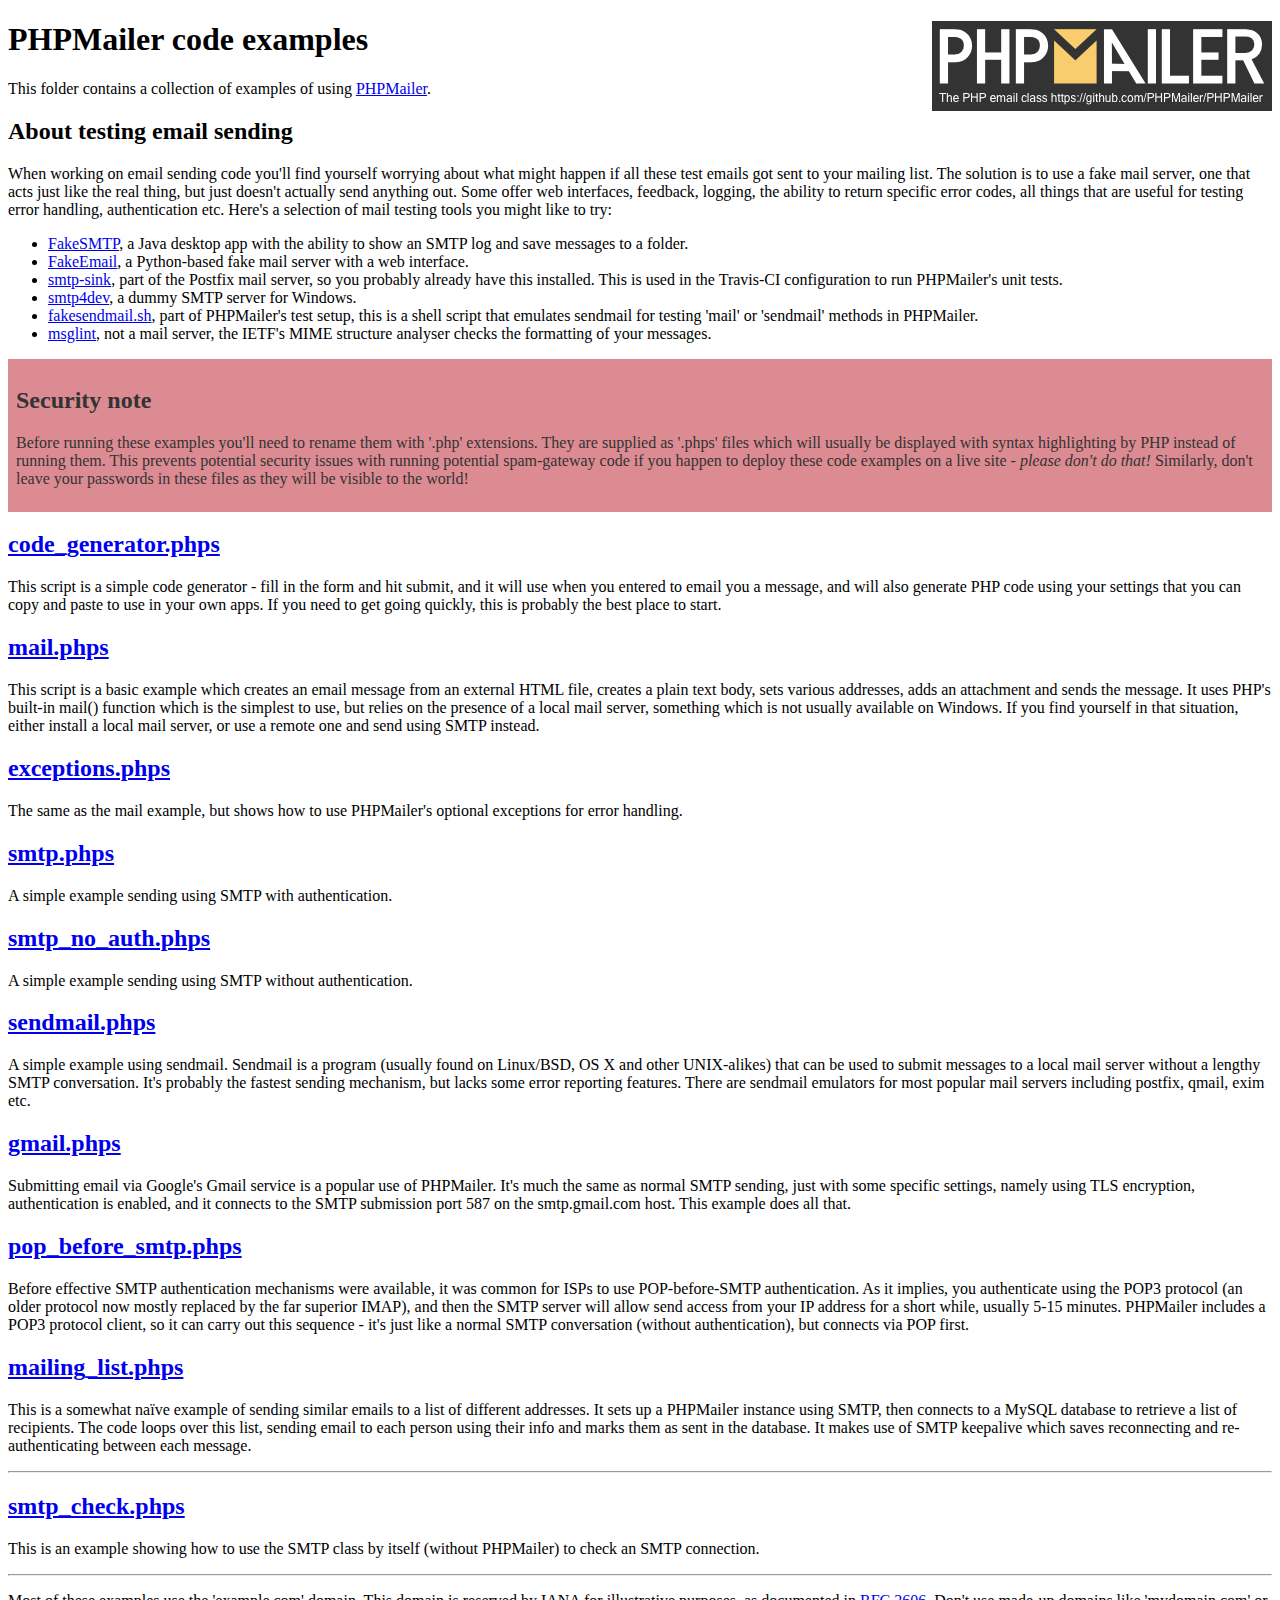
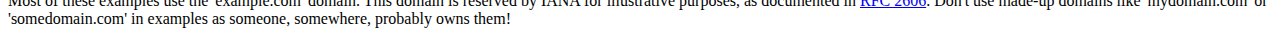
<file: public/vendor/phpmailer/phpmailer/examples/index.html>
<!DOCTYPE html>
<html>
<head>
	<meta charset="UTF-8">
	<title>PHPMailer Examples</title>
</head>
<body>
<h1>PHPMailer code examples<a href="https://github.com/PHPMailer/PHPMailer"><img src="images/phpmailer.png" style="float:right; border:0;" alt="PHPMailer logo"></a></h1>
<p>This folder contains a collection of examples of using <a href="https://github.com/PHPMailer/PHPMailer">PHPMailer</a>.</p>
<h2>About testing email sending</h2>
<p>When working on email sending code you'll find yourself worrying about what might happen if all these test emails got sent to your mailing list. The solution is to use a fake mail server, one that acts just like the real thing, but just doesn't actually send anything out. Some offer web interfaces, feedback, logging, the ability to return specific error codes, all things that are useful for testing error handling, authentication etc. Here's a selection of mail testing tools you might like to try:</p>
<ul>
  <li><a href="https://github.com/Nilhcem/FakeSMTP">FakeSMTP</a>, a Java desktop app with the ability to show an SMTP log and save messages to a folder. </li>
  <li><a href="https://github.com/isotoma/FakeEmail">FakeEmail</a>, a Python-based fake mail server with a web interface.</li>
  <li><a href="http://www.postfix.org/smtp-sink.1.html">smtp-sink</a>, part of the Postfix mail server, so you probably already have this installed. This is used in the Travis-CI configuration to run PHPMailer's unit tests.</li>
  <li><a href="http://smtp4dev.codeplex.com">smtp4dev</a>, a dummy SMTP server for Windows.</li>
  <li><a href="https://github.com/PHPMailer/PHPMailer/blob/master/test/fakesendmail.sh">fakesendmail.sh</a>, part of PHPMailer's test setup, this is a shell script that emulates sendmail for testing 'mail' or 'sendmail' methods in PHPMailer.</li>
  <li><a href="http://tools.ietf.org/tools/msglint/">msglint</a>, not a mail server, the IETF's MIME structure analyser checks the formatting of your messages.</li>
</ul>
<div style="padding: 8px; color: #333333; background-color: #dc8b92">
<h2>Security note</h2>
<p>Before running these examples you'll need to rename them with '.php' extensions. They are supplied as '.phps' files which will usually be displayed with syntax highlighting by PHP instead of running them. This prevents potential security issues with running potential spam-gateway code if you happen to deploy these code examples on a live site - <em>please don't do that!</em> Similarly, don't leave your passwords in these files as they will be visible to the world!</p>
</div>
<h2><a href="code_generator.phps">code_generator.phps</a></h2>
<p>This script is a simple code generator - fill in the form and hit submit, and it will use when you entered to email you a message, and will also generate PHP code using your settings that you can copy and paste to use in your own apps. If you need to get going quickly, this is probably the best place to start.</p>
<h2><a href="mail.phps">mail.phps</a></h2>
<p>This script is a basic example which creates an email message from an external HTML file, creates a plain text body, sets various addresses, adds an attachment and sends the message. It uses PHP's built-in mail() function which is the simplest to use, but relies on the presence of a local mail server, something which is not usually available on Windows. If you find yourself in that situation, either install a local mail server, or use a remote one and send using SMTP instead.</p>
<h2><a href="exceptions.phps">exceptions.phps</a></h2>
<p>The same as the mail example, but shows how to use PHPMailer's optional exceptions for error handling.</p>
<h2><a href="smtp.phps">smtp.phps</a></h2>
<p>A simple example sending using SMTP with authentication.</p>
<h2><a href="smtp_no_auth.phps">smtp_no_auth.phps</a></h2>
<p>A simple example sending using SMTP without authentication.</p>
<h2><a href="sendmail.phps">sendmail.phps</a></h2>
<p>A simple example using sendmail. Sendmail is a program (usually found on Linux/BSD, OS X and other UNIX-alikes) that can be used to submit messages to a local mail server without a lengthy SMTP conversation. It's probably the fastest sending mechanism, but lacks some error reporting features. There are sendmail emulators for most popular mail servers including postfix, qmail, exim etc.</p>
<h2><a href="gmail.phps">gmail.phps</a></h2>
<p>Submitting email via Google's Gmail service is a popular use of PHPMailer. It's much the same as normal SMTP sending, just with some specific settings, namely using TLS encryption, authentication is enabled, and it connects to the SMTP submission port 587 on the smtp.gmail.com host. This example does all that.</p>
<h2><a href="pop_before_smtp.phps">pop_before_smtp.phps</a></h2>
<p>Before effective SMTP authentication mechanisms were available, it was common for ISPs to use POP-before-SMTP authentication. As it implies, you authenticate using the POP3 protocol (an older protocol now mostly replaced by the far superior IMAP), and then the SMTP server will allow send access from your IP address for a short while, usually 5-15 minutes. PHPMailer includes a POP3 protocol client, so it can carry out this sequence - it's just like a normal SMTP conversation (without authentication), but connects via POP first.</p>
<h2><a href="mailing_list.phps">mailing_list.phps</a></h2>
<p>This is a somewhat naïve example of sending similar emails to a list of different addresses. It sets up a PHPMailer instance using SMTP, then connects to a MySQL database to retrieve a list of recipients. The code loops over this list, sending email to each person using their info and marks them as sent in the database. It makes use of SMTP keepalive which saves reconnecting and re-authenticating between each message.</p>
<hr>
<h2><a href="smtp_check.phps">smtp_check.phps</a></h2>
<p>This is an example showing how to use the SMTP class by itself (without PHPMailer) to check an SMTP connection.</p>
<hr>
<p>Most of these examples use the 'example.com' domain. This domain is reserved by IANA for illustrative purposes, as documented in <a href="http://tools.ietf.org/html/rfc2606">RFC 2606</a>. Don't use made-up domains like 'mydomain.com' or 'somedomain.com' in examples as someone, somewhere, probably owns them!</p>
</body>
</html>
</file>
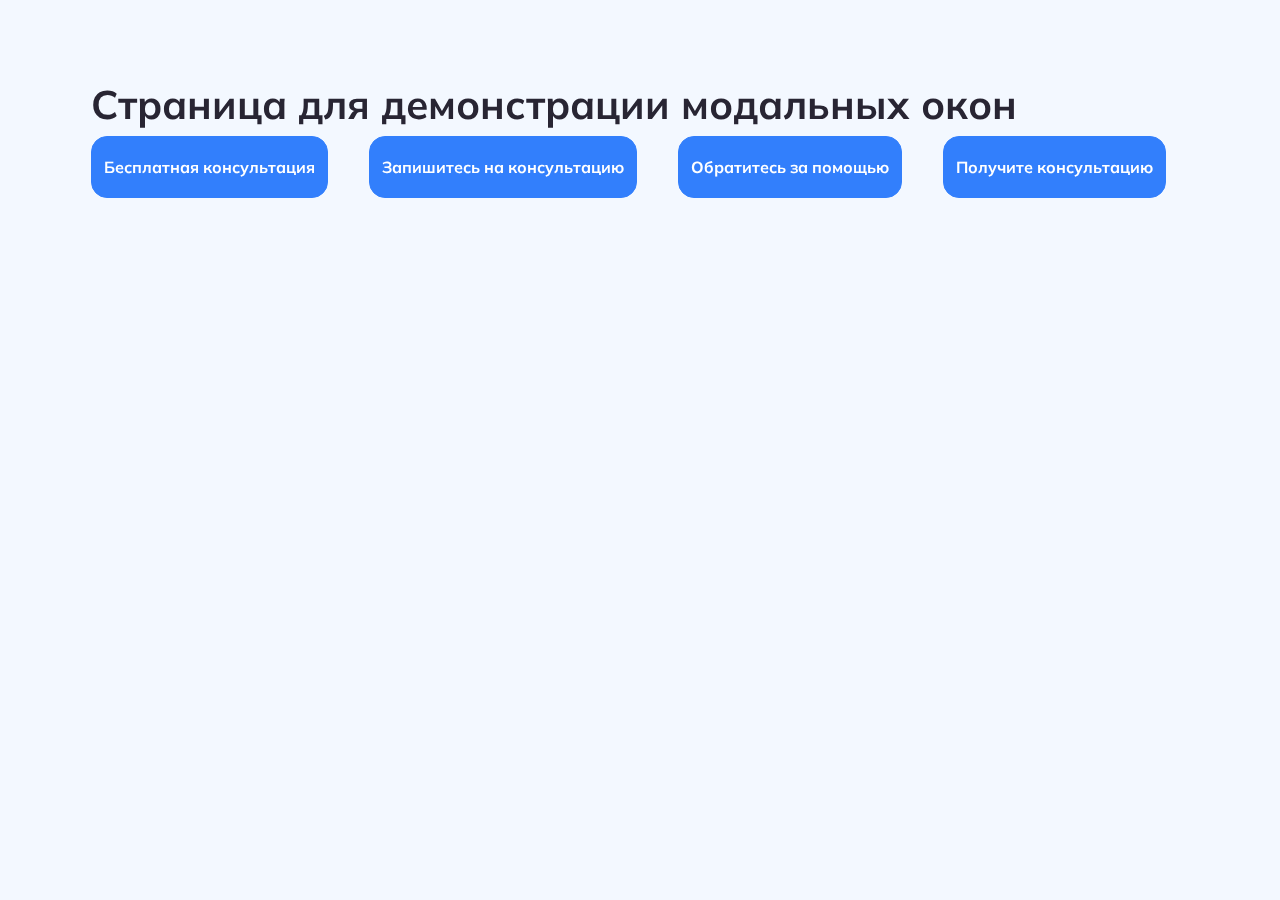
<file: public/00-modal.html>
<!DOCTYPE html>
<html lang="ru">
	<head>
		<meta charset="utf-8">
		<title>Модальные окна</title>
		<meta name="description" content="о чем страница">
		<meta http-equiv="X-UA-Compatible" content="IE=edge">
		<meta name="viewport" content="width=device-width,initial-scale=1.0,  shrink-to-fit=no">
		<link type="image/ico" href="img/favicon.ico" rel="shortcut icon"><meta name="format-detection" content="telephone=no"> 
		<link href="libs/swiper/swiper-bundle.min.css" rel="stylesheet"/>
		<link href="libs/@fancyapps/ui/fancybox.css" rel="stylesheet"/>
		<link rel="preconnect" href="https://fonts.googleapis.com"/>
		<link rel="preconnect" href="https://fonts.gstatic.com" crossorigin="crossorigin"/>
		<link href="https://fonts.googleapis.com/css2?family=Mulish:wght@400;700;800&amp;display=swap" rel="stylesheet"/>
		<link href="css/main.min.css" rel="stylesheet"/>
	</head>
	<body>
		<div class="main-wrapper">
			<main>
				<div class="section container">
					<h1>Страница для  демонстрации модальных окон</h1>
					<div class="row">
												<div class="col-auto mb-2"><a class="btn btn-primary" href="#" data-src="modal-free" data-fancybox="modal" data-title="Бесплатная консультация">Бесплатная консультация</a></div>
												<div class="col-auto mb-2"><a class="btn btn-primary" href="#" data-src="modal-free" data-fancybox="modal" data-title="Запишитесь на консультацию">Запишитесь на консультацию</a></div>
												<div class="col-auto mb-2"><a class="btn btn-primary" href="#" data-src="modal-free" data-fancybox="modal" data-title="Обратитесь за помощью">Обратитесь за помощью</a></div>
												<div class="col-auto mb-2"><a class="btn btn-primary" href="#" data-src="modal-free" data-fancybox="modal" data-title="Получите консультацию">Получите консультацию</a></div>
					</div>
				</div>
			</main>
		</div>
		<!--  start modals-->
		<div id="modal-free" style="display: none">
			<div class="modal-win">
				<div class="modal-item">
					<div class="form-wrap">
						<form>
							<div class="form-wrap__title">Бесплатная консультация
							</div>
							<div class="form-wrap__descr">Оставьте свой номер телефона и мы вам перезвоним в течение 15 минут
							</div>
							<div class="form-floating">
								<input class="form-control" type="tel" placeholder="+7 ___ ___ __ __" id="tel" required="required"/>
								<label for="tel">Ваш номер телефона*</label>
							</div>
							<button class="form-wrap__btn" type="submit">Отправить
							</button>
							<div class="form-wrap__small">Ввод номера телефона подтверждает ваше согласие c <a href="#">условиями передачи информации</a>
							</div>
						</form>
					</div><img class="bg-img" src="img/consult.png" alt="" loading="lazy"/>
				</div>
			</div>
		</div>
		<!-- #modal-call-->
		<!-- end modals-->
		<script src="libs/jquery/jquery.min.js"></script>
		<script src="libs/@fancyapps/ui/fancybox.umd.js"> </script>
		<script src="libs/swiper/swiper-bundle.min.js"> </script>
		<script src="libs/inputmask/inputmask.min.js"> </script>
		<script src="js/common.js"></script>
	</body>
</html>
</file>
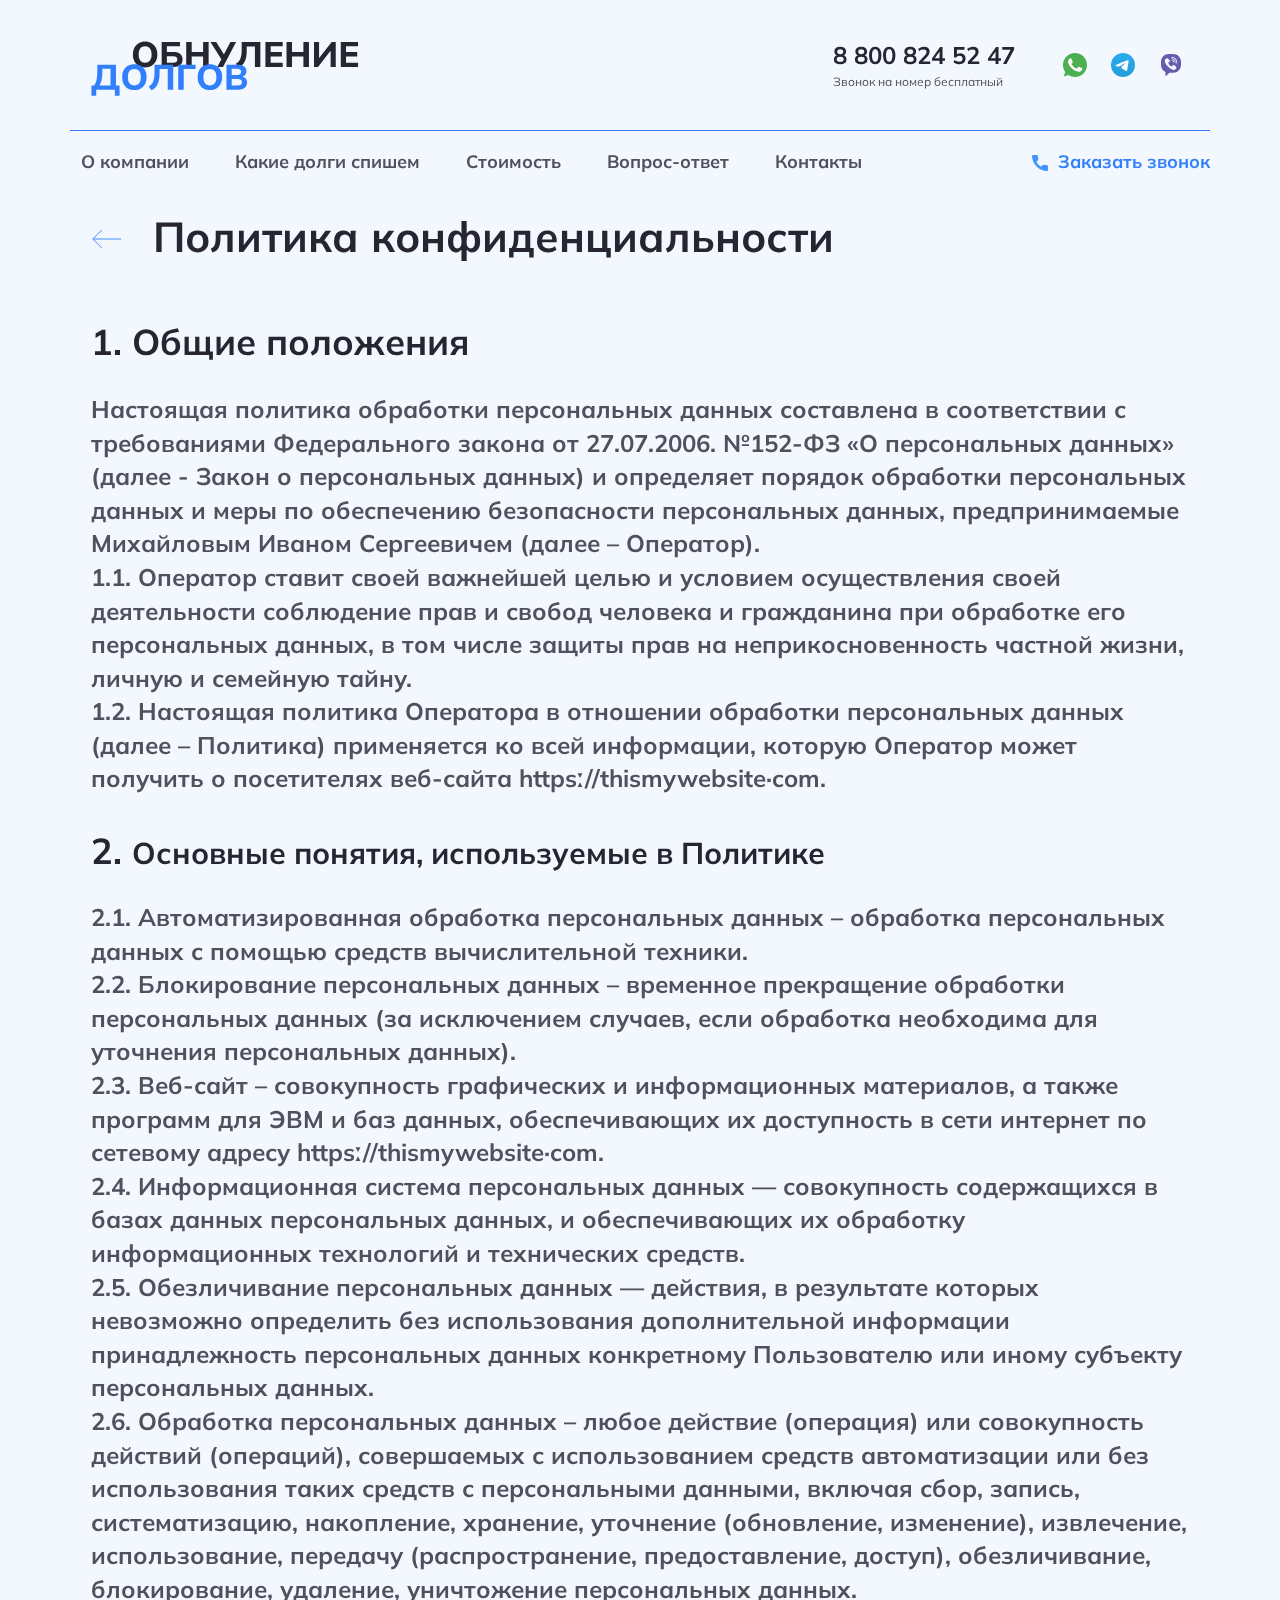
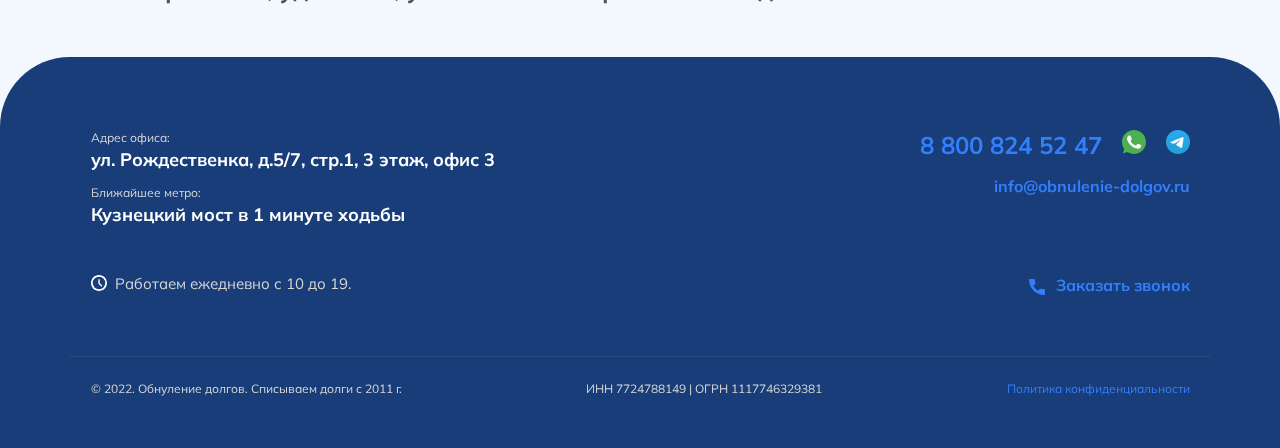
<file: public/policy.html>
<!DOCTYPE html>
<html lang="ru">
	<head>
		<meta charset="utf-8">
		<title>Обнуление долгов</title>
		<meta name="description" content="о чем страница">
		<meta http-equiv="X-UA-Compatible" content="IE=edge">
		<meta name="viewport" content="width=device-width,initial-scale=1.0,  shrink-to-fit=no">
		<link type="image/ico" href="img/favicon.ico" rel="shortcut icon"><meta name="format-detection" content="telephone=no"> 
		<link href="libs/swiper/swiper-bundle.min.css" rel="stylesheet"/>
		<link href="libs/@fancyapps/ui/fancybox.css" rel="stylesheet"/>
		<link rel="preconnect" href="https://fonts.googleapis.com"/>
		<link rel="preconnect" href="https://fonts.gstatic.com" crossorigin="crossorigin"/>
		<link href="https://fonts.googleapis.com/css2?family=Mulish:wght@400;700;800&amp;display=swap" rel="stylesheet"/>
		<link href="css/main.min.css" rel="stylesheet"/>
	</head>
	<body class="main-page">
		<div class="main-wrapper">
			<!-- start header-->
			<header class="header" id="header">
				<!-- start topLine-->
				<div class="topLine section" id="topLine">
					<div class="topLine__container container">
						<div class="topLine__row row">
							<div class="topLine__mobile-wrap col-lg">
								<div class="d-lg-none">
									<div class="toggle-menu-mobile toggle-menu-mobile--js d-lg-none"><span></span>
									</div>
								</div>
								<div class="topLine__logo-col">
									<a class="topLine__logo-wrap" href="#"><img src="img/svg/logo.svg" alt="" loading="lazy"/>
									</a>
								</div>
								<div class="topLine__callback-wrap d-lg-none">
									<a class="topLine__callback" href="#">
										<svg class="icon icon-phone ">
											<use xlink:href="img/svg/sprite.svg#phone"></use>
										</svg>
									</a>
								</div>
							</div>
							<div class="col-auto col-sm-6 col-lg-auto">
								<div class="topLine__tel">
									<a class="topLine__tel-link" href="tel:+78008245247">8 800 824 52 47
									</a>
									<div class="topLine__tel-caption">Звонок на номер бесплатный
									</div>
								</div>
							</div>
							<div class="col-auto col-sm-6 col-soc col-lg-auto">
								<div class="soc">
									<a class="soc__item" href="#" target="_blank"><img src="img/svg/whatsapp.svg" alt="" loading="lazy"/>
									</a>
									<a class="soc__item" href="#" target="_blank"><img src="img/svg/telegram.svg" alt="" loading="lazy"/>
									</a>
									<a class="soc__item" href="#" target="_blank"><img src="img/svg/viber.svg" alt="" loading="lazy"/>
									</a>
								</div>
							</div>
						</div>
					</div>
				</div>
				<!-- end topLine-->
				<!-- start top-nav-->
				<div class="top-nav block-with-lazy">
					<div class="top-nav__container container">
						<div class="top-nav__row row">
							<div class="col order-lg-0 order-last">
								<div class="menu-mobile menu-mobile--js">
									<div class="menu-mobile__inner">
										<div class="container">
											<nav>
												<ul class="menu" itemscope="itemscope" itemtype="http://schema.org/SiteNavigationElement">
													<li class="menu-item" itemprop="item"><a href="#sAdvantages" itemprop="url">О компании</a></li>
													<li class="menu-item" itemprop="item"><a href="#sDebts" itemprop="url">Какие долги спишем</a></li>
													<li class="menu-item" itemprop="item"><a href="#sPrice" itemprop="url">Стоимость</a></li>
													<li class="menu-item" itemprop="item"><a href="#sFaq" itemprop="url">Вопрос-ответ</a></li>
													<li class="menu-item" itemprop="item"><a href="#contacts" itemprop="url">Контакты</a></li>
												</ul>
											</nav>
											<div class="top-nav__bottom d-lg-none">
												<div class="row">
													<div class="col-auto">
														<div class="top-nav__tel">
															<a class="top-nav__tel-link" href="tel:+78008245247">8 800 824 52 47
															</a>
															<div class="top-nav__tel-caption">Звонок на номер бесплатный
															</div>
														</div>
													</div>
													<div class="col">
														<div class="soc">
															<a class="soc__item" href="#" target="_blank"><img src="img/svg/whatsapp.svg" alt="" loading="lazy"/>
															</a>
															<a class="soc__item" href="#" target="_blank"><img src="img/svg/telegram.svg" alt="" loading="lazy"/>
															</a>
															<a class="soc__item" href="#" target="_blank"><img src="img/svg/viber.svg" alt="" loading="lazy"/>
															</a>
														</div>
													</div>
												</div>
												<a class="top-nav__mail" href="#">Sample@sample.com
												</a>
												<div class="top-nav__btn">Бесплатная консультация
												</div>
											</div>
										</div>
									</div>
								</div>
							</div>
							<div class="col-auto d-none d-lg-block">
								<a class="top-nav__callback-btn" href="#">
									<svg class="icon icon-phone ">
										<use xlink:href="img/svg/sprite.svg#phone"></use>
									</svg>Заказать звонок
								</a>
							</div>
						</div>
					</div>
				</div>
				<!-- end top-nav-->
			</header>
			<!-- end header-->
			<main>
				<!-- start sPolicy-->
				<section class="sPolicy section" id="sPolicy">
					<div class="container">
						<div class="section-title">
							<a class="section-title__back-arrow" href="/">
								<svg class="icon icon-arrow-left ">
									<use xlink:href="img/svg/sprite.svg#arrow-left"></use>
								</svg>
							</a>
							<h2>Политика конфиденциальности</h2>
						</div>
						<ol>
							<li>
								<div class="sPolicy__title">Общие положения
								</div>
								<p>Настоящая политика обработки персональных данных составлена в соответствии с требованиями Федерального закона от 27.07.2006. №152-ФЗ «О персональных данных» (далее - Закон о персональных данных) и определяет порядок обработки персональных данных и меры по обеспечению безопасности персональных данных, предпринимаемые Михайловым Иваном Сергеевичем (далее – Оператор).</p>
								<ol>
									<li> Оператор ставит своей важнейшей целью и условием осуществления своей деятельности соблюдение прав и свобод человека и гражданина при обработке его персональных данных, в том числе защиты прав на неприкосновенность частной жизни, личную и семейную тайну.</li>
									<li>  Настоящая политика Оператора в отношении обработки персональных данных (далее – Политика) применяется ко всей информации, которую Оператор может получить о посетителях веб-сайта httpsː//thismywebsite·com.</li>
								</ol>
							</li>
							<li>
								<div class="sPolicy__title">Основные понятия, используемые в Политике
								</div>
								<ol>
									<li>Автоматизированная обработка персональных данных – обработка персональных данных с помощью средств вычислительной техники.</li>
									<li>Блокирование персональных данных – временное прекращение обработки персональных данных (за исключением случаев, если обработка необходима для уточнения персональных данных).</li>
									<li>Веб-сайт – совокупность графических и информационных материалов, а также программ для ЭВМ и баз данных, обеспечивающих их доступность в сети интернет по сетевому адресу httpsː//thismywebsite·com.</li>
									<li>Информационная система персональных данных — совокупность содержащихся в базах данных персональных данных, и обеспечивающих их обработку информационных технологий и технических средств.</li>
									<li>Обезличивание персональных данных — действия, в результате которых невозможно определить без использования дополнительной информации принадлежность персональных данных конкретному Пользователю или иному субъекту персональных данных.</li>
									<li>Обработка персональных данных – любое действие (операция) или совокупность действий (операций), совершаемых с использованием средств автоматизации или без использования таких средств с персональными данными, включая сбор, запись, систематизацию, накопление, хранение, уточнение (обновление, изменение), извлечение, использование, передачу (распространение, предоставление, доступ), обезличивание, блокирование, удаление, уничтожение персональных данных.</li>
								</ol>
							</li>
						</ol>
						<div class="sPolicy__row row">
						</div>
					</div>
				</section>
				<!-- end sPolicy-->
			</main>
			<footer class="footer section policy">
				<div class="container">
					<div class="footer__top-row row" id="contacts">
						<div class="footer__left-col col-md-6"> 
							<dl class="footer__address">
								<div class="footer__address-row">
									<dt class="footer__address-term">Адрес офиса:
									</dt>
									<dd class="footer__address-def">
										<address>ул. Рождественка, д.5/7, стр.1, 3 этаж, офис 3</address>
									</dd>
								</div>
								<div class="footer__address-row">
									<dt class="footer__address-term">Ближайшее метро: 
									</dt>
									<dd class="footer__address-def">Кузнецкий мост в 1 минуте ходьбы
									</dd>
								</div>
							</dl>
							<div class="footer__schedule"> 
								<svg class="icon icon-clock ">
									<use xlink:href="img/svg/sprite.svg#clock"></use>
								</svg>Работаем ежедневно с 10 до 19.
							</div>
						</div>
						<div class="footer__right-col col-md-6"> 
							<ul class="footer__phone-list">
								<li class="footer__tel"><a href="tel:+78008245247">8 800 824 52 47</a>
								</li>
								<li class="footer__wa"><a href="#"><img src="img/svg/whatsapp.svg" alt="" loading="lazy"/></a>
								</li>
								<li class="footer__telegram" href="#"><a href="#"><img src="img/svg/telegram.svg" alt="" loading="lazy"/></a>
								</li>
							</ul>
							<a class="footer__mail" href="mailto:info@obnulenie-dolgov.ru">info@obnulenie-dolgov.ru
							</a>
							<a class="footer__callback" href="#">
								<svg class="icon icon-phone ">
									<use xlink:href="img/svg/sprite.svg#phone"></use>
								</svg>Заказать звонок
							</a>
						</div>
					</div>
					<div class="footer__bottom-row row">
						<div class="col-auto">
							<div class="footer__copyright">© 2022. Обнуление долгов. Списываем долги с 2011 г.
							</div>
						</div>
						<div class="col-auto">
							<div class="footer__legal">ИНН 7724788149 | ОГРН 1117746329381
							</div>
						</div>
						<div class="col-auto">
							<a class="footer__policy" href="#">Политика конфиденциальности
							</a>
						</div>
					</div>
				</div>
			</footer>
		</div>
		<!--  start modals-->
		<div id="modal-free" style="display: none">
			<div class="modal-win">
				<div class="modal-item">
					<div class="form-wrap">
						<form>
							<div class="form-wrap__title">Бесплатная консультация
							</div>
							<div class="form-wrap__descr">Оставьте свой номер телефона и мы вам перезвоним в течение 15 минут
							</div>
							<div class="form-floating">
								<input class="form-control" type="tel" placeholder="+7 ___ ___ __ __" id="tel" required="required"/>
								<label for="tel">Ваш номер телефона*</label>
							</div>
							<button class="form-wrap__btn" type="submit">Отправить
							</button>
							<div class="form-wrap__small">Ввод номера телефона подтверждает ваше согласие c <a href="#">условиями передачи информации</a>
							</div>
						</form>
					</div><img class="bg-img" src="img/consult.png" alt="" loading="lazy"/>
				</div>
			</div>
		</div>
		<!-- #modal-call-->
		<!-- end modals-->
		<script src="libs/jquery/jquery.min.js"></script>
		<script src="libs/@fancyapps/ui/fancybox.umd.js"> </script>
		<script src="libs/swiper/swiper-bundle.min.js"> </script>
		<script src="libs/inputmask/inputmask.min.js"> </script>
		<script src="js/common.js"></script>
	</body>
</html>
</file>
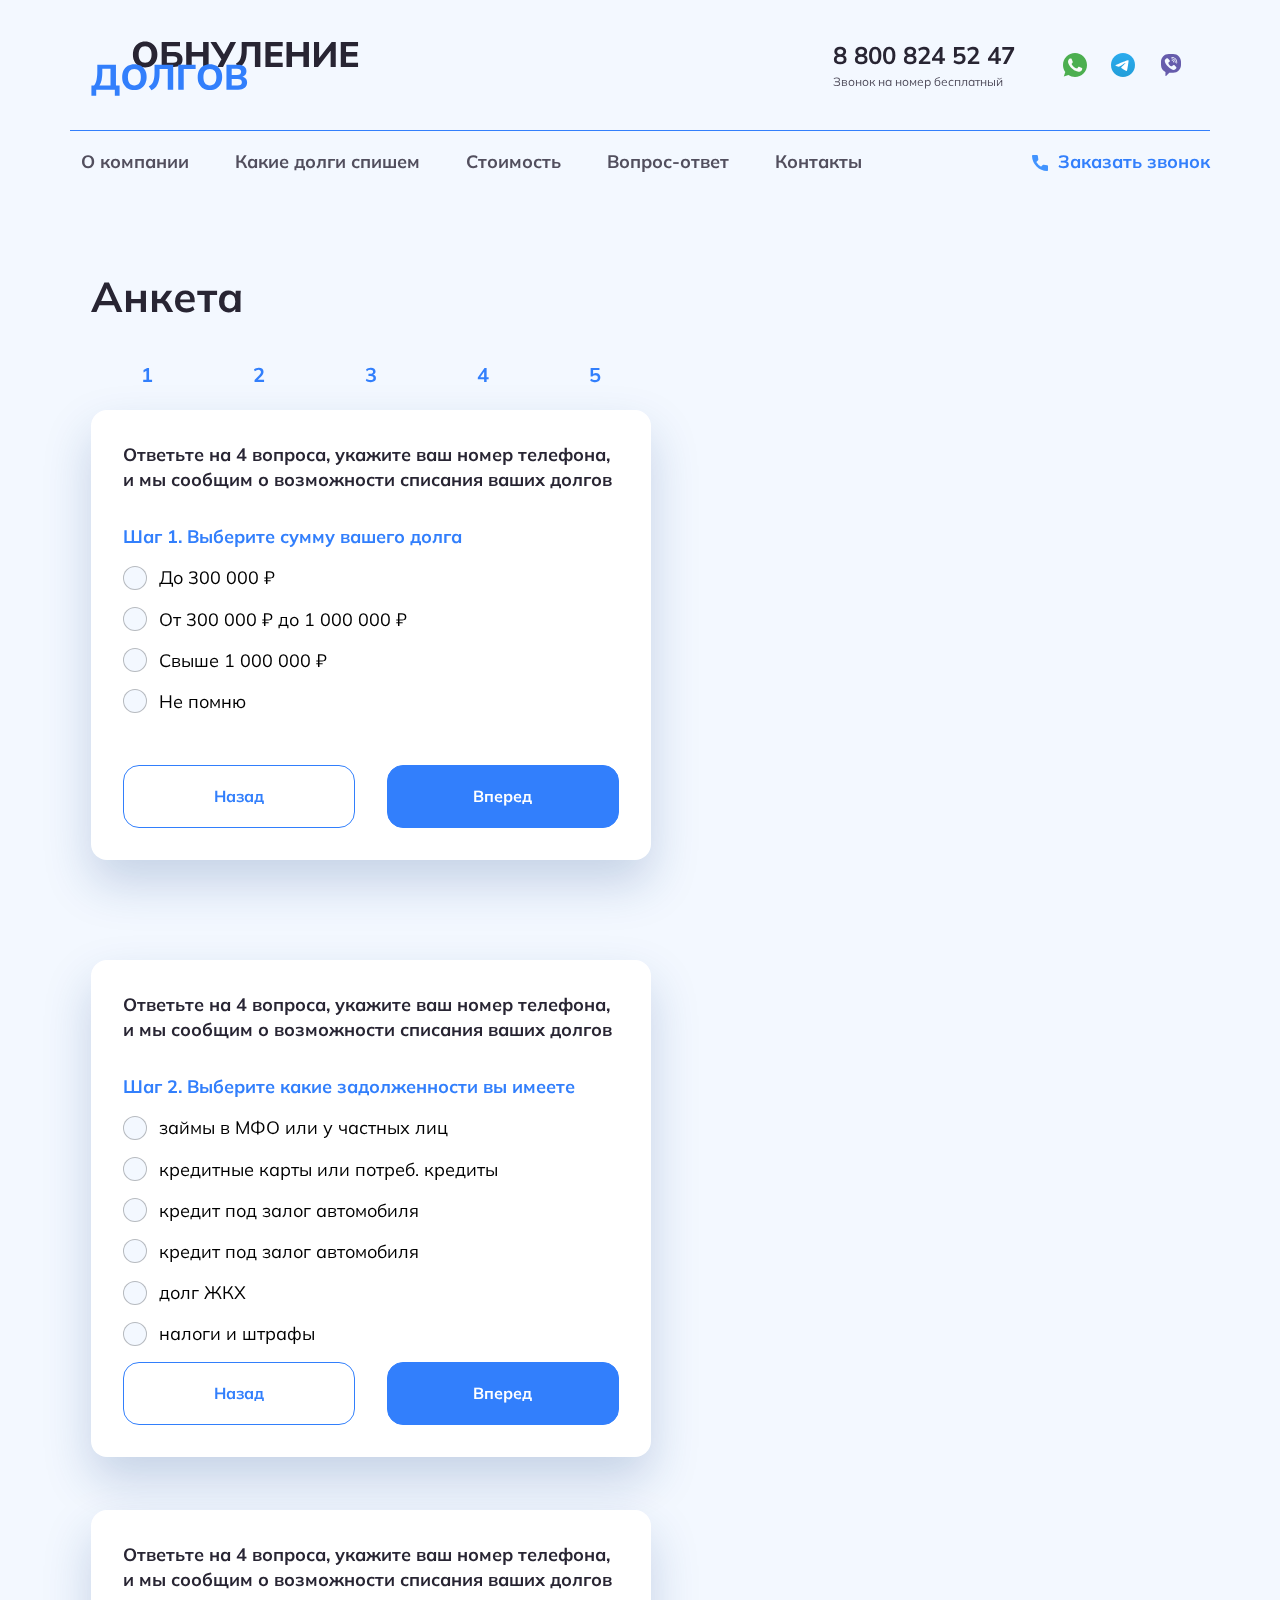
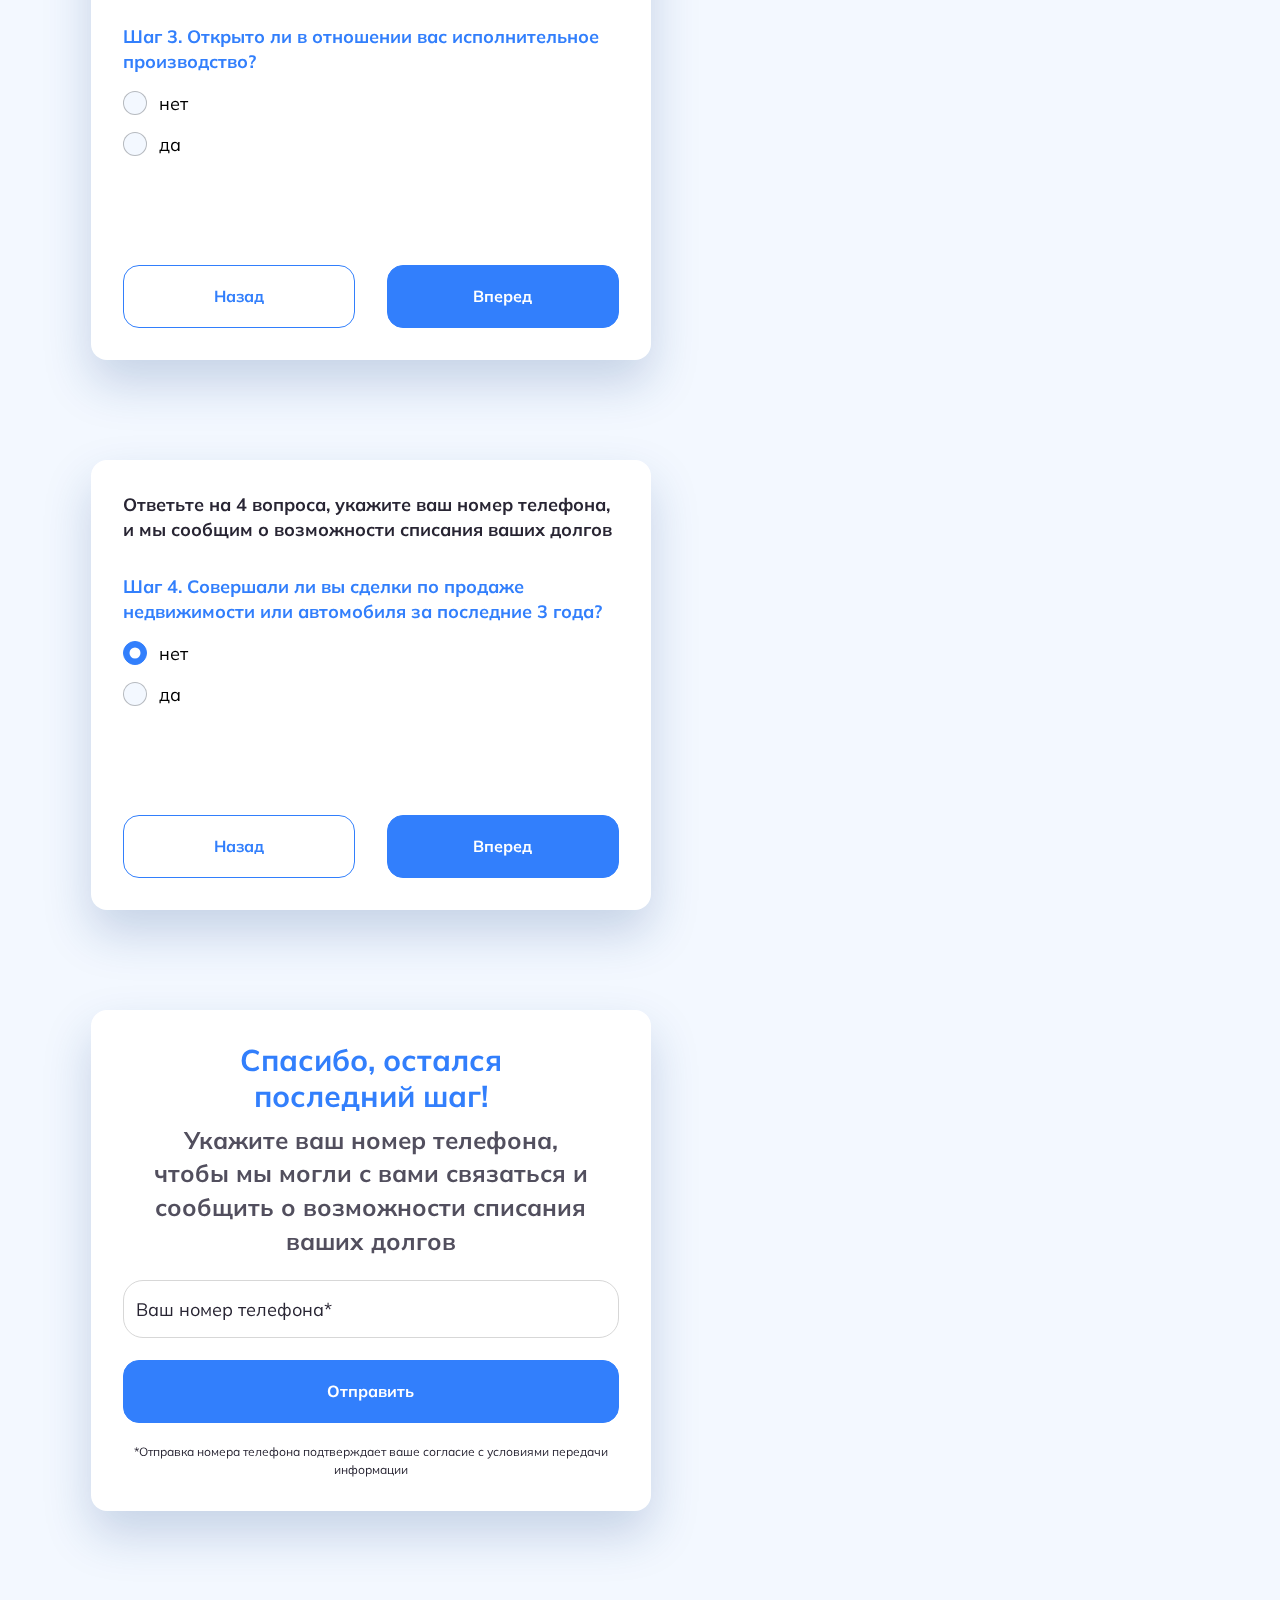
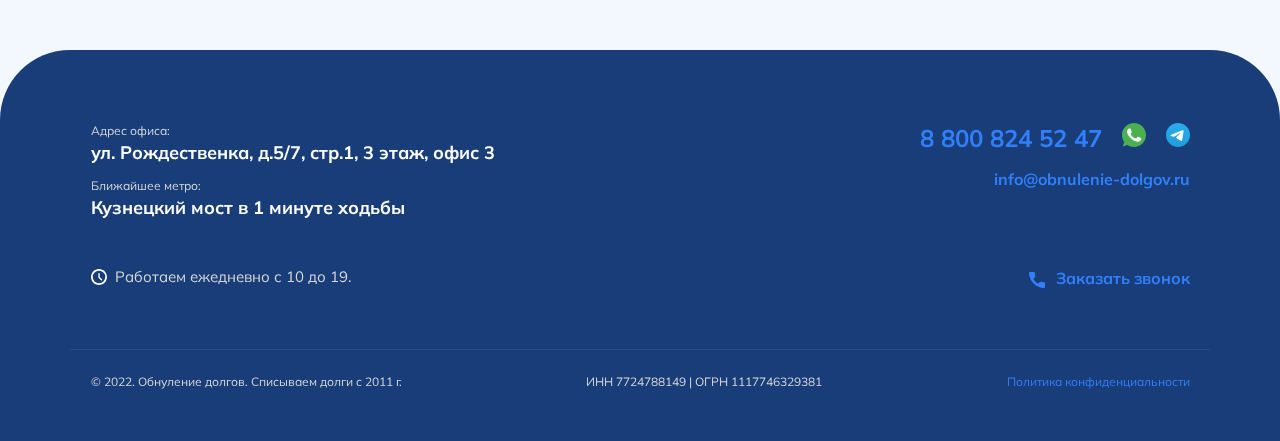
<file: public/quiz.html>
<!DOCTYPE html>
<html lang="ru">
	<head>
		<meta charset="utf-8">
		<title>Обнуление долгов</title>
		<meta name="description" content="о чем страница">
		<meta http-equiv="X-UA-Compatible" content="IE=edge">
		<meta name="viewport" content="width=device-width,initial-scale=1.0,  shrink-to-fit=no">
		<link type="image/ico" href="img/favicon.ico" rel="shortcut icon"><meta name="format-detection" content="telephone=no"> 
		<link href="libs/swiper/swiper-bundle.min.css" rel="stylesheet"/>
		<link href="libs/@fancyapps/ui/fancybox.css" rel="stylesheet"/>
		<link rel="preconnect" href="https://fonts.googleapis.com"/>
		<link rel="preconnect" href="https://fonts.gstatic.com" crossorigin="crossorigin"/>
		<link href="https://fonts.googleapis.com/css2?family=Mulish:wght@400;700;800&amp;display=swap" rel="stylesheet"/>
		<link href="css/main.min.css" rel="stylesheet"/>
	</head>
	<body class="main-page">
		<div class="main-wrapper">
			<!-- start header-->
			<header class="header" id="header">
				<!-- start topLine-->
				<div class="topLine section" id="topLine">
					<div class="topLine__container container">
						<div class="topLine__row row">
							<div class="topLine__mobile-wrap col-lg">
								<div class="d-lg-none">
									<div class="toggle-menu-mobile toggle-menu-mobile--js d-lg-none"><span></span>
									</div>
								</div>
								<div class="topLine__logo-col">
									<a class="topLine__logo-wrap" href="#"><img src="img/svg/logo.svg" alt="" loading="lazy"/>
									</a>
								</div>
								<div class="topLine__callback-wrap d-lg-none">
									<a class="topLine__callback" href="#">
										<svg class="icon icon-phone ">
											<use xlink:href="img/svg/sprite.svg#phone"></use>
										</svg>
									</a>
								</div>
							</div>
							<div class="col-auto col-sm-6 col-lg-auto">
								<div class="topLine__tel">
									<a class="topLine__tel-link" href="tel:+78008245247">8 800 824 52 47
									</a>
									<div class="topLine__tel-caption">Звонок на номер бесплатный
									</div>
								</div>
							</div>
							<div class="col-auto col-sm-6 col-soc col-lg-auto">
								<div class="soc">
									<a class="soc__item" href="#" target="_blank"><img src="img/svg/whatsapp.svg" alt="" loading="lazy"/>
									</a>
									<a class="soc__item" href="#" target="_blank"><img src="img/svg/telegram.svg" alt="" loading="lazy"/>
									</a>
									<a class="soc__item" href="#" target="_blank"><img src="img/svg/viber.svg" alt="" loading="lazy"/>
									</a>
								</div>
							</div>
						</div>
					</div>
				</div>
				<!-- end topLine-->
				<!-- start top-nav-->
				<div class="top-nav block-with-lazy">
					<div class="top-nav__container container">
						<div class="top-nav__row row">
							<div class="col order-lg-0 order-last">
								<div class="menu-mobile menu-mobile--js">
									<div class="menu-mobile__inner">
										<div class="container">
											<nav>
												<ul class="menu" itemscope="itemscope" itemtype="http://schema.org/SiteNavigationElement">
													<li class="menu-item" itemprop="item"><a href="#sAdvantages" itemprop="url">О компании</a></li>
													<li class="menu-item" itemprop="item"><a href="#sDebts" itemprop="url">Какие долги спишем</a></li>
													<li class="menu-item" itemprop="item"><a href="#sPrice" itemprop="url">Стоимость</a></li>
													<li class="menu-item" itemprop="item"><a href="#sFaq" itemprop="url">Вопрос-ответ</a></li>
													<li class="menu-item" itemprop="item"><a href="#contacts" itemprop="url">Контакты</a></li>
												</ul>
											</nav>
											<div class="top-nav__bottom d-lg-none">
												<div class="row">
													<div class="col-auto">
														<div class="top-nav__tel">
															<a class="top-nav__tel-link" href="tel:+78008245247">8 800 824 52 47
															</a>
															<div class="top-nav__tel-caption">Звонок на номер бесплатный
															</div>
														</div>
													</div>
													<div class="col">
														<div class="soc">
															<a class="soc__item" href="#" target="_blank"><img src="img/svg/whatsapp.svg" alt="" loading="lazy"/>
															</a>
															<a class="soc__item" href="#" target="_blank"><img src="img/svg/telegram.svg" alt="" loading="lazy"/>
															</a>
															<a class="soc__item" href="#" target="_blank"><img src="img/svg/viber.svg" alt="" loading="lazy"/>
															</a>
														</div>
													</div>
												</div>
												<a class="top-nav__mail" href="#">Sample@sample.com
												</a>
												<div class="top-nav__btn">Бесплатная консультация
												</div>
											</div>
										</div>
									</div>
								</div>
							</div>
							<div class="col-auto d-none d-lg-block">
								<a class="top-nav__callback-btn" href="#">
									<svg class="icon icon-phone ">
										<use xlink:href="img/svg/sprite.svg#phone"></use>
									</svg>Заказать звонок
								</a>
							</div>
						</div>
					</div>
				</div>
				<!-- end top-nav-->
			</header>
			<!-- end header-->
			<main>
				<!-- start sQuiz-->
				<section class="sQuiz section" id="sQuiz">
					<div class="container">
						<div class="section-title">
							<h2>Анкета</h2>
						</div>
						<div class="sQuiz__tabs">
							<div class="sQuiz__tabs-caption">
								<a class="sQuiz__tabs-btn" href="#1">
									<h5>1</h5>
								</a>
								<a class="sQuiz__tabs-btn" href="#2">
									<h5>2</h5>
								</a>
								<a class="sQuiz__tabs-btn" href="#3">
									<h5>3</h5>
								</a>
								<a class="sQuiz__tabs-btn" href="#4">
									<h5>4</h5>
								</a>
								<a class="sQuiz__tabs-btn" href="#5">
									<h5>5</h5>
								</a>
							</div>
							<div class="sQuiz__tabs-content" id="1">
								<div class="form">
									<div class="form__descr">Ответьте на 4 вопроса, укажите ваш номер телефона, и мы сообщим о возможности списания ваших долгов
									</div>
									<div class="form__question">Шаг 1. Выберите сумму вашего долга
									</div>
									<div class="form__answers">
										<label class="custom-input form-check"><input class="custom-input__input form-check-input" name="debt" type="radio" checked="checked"/><span class="custom-input__text form-check-label">До 300 000 ₽</span>
										</label>
										<label class="custom-input form-check"><input class="custom-input__input form-check-input" name="debt" type="radio"/><span class="custom-input__text form-check-label">От 300 000 ₽ до 1 000 000 ₽</span>
										</label>
										<label class="custom-input form-check"><input class="custom-input__input form-check-input" name="debt" type="radio"/><span class="custom-input__text form-check-label">Свыше 1 000 000 ₽</span>
										</label>
										<label class="custom-input form-check"><input class="custom-input__input form-check-input" name="debt" type="radio"/><span class="custom-input__text form-check-label">Не помню</span>
										</label>
									</div>
									<div class="form__buttons">
										<div class="form__btn form__btn--prev">Назад
										</div>
										<div class="form__btn form__btn--next">Вперед
										</div>
									</div>
								</div>
							</div>
							<div class="sQuiz__tabs-content" id="2">
								<div class="form">
									<div class="form__descr">Ответьте на 4 вопроса, укажите ваш номер телефона, и мы сообщим о возможности списания ваших долгов
									</div>
									<div class="form__question">Шаг 2. Выберите какие задолженности вы имеете
									</div>
									<div class="form__answers">
										<label class="custom-input form-check"><input class="custom-input__input form-check-input" name="debt" type="radio" checked="checked"/><span class="custom-input__text form-check-label">займы в МФО или у частных лиц</span>
										</label>
										<label class="custom-input form-check"><input class="custom-input__input form-check-input" name="debt" type="radio"/><span class="custom-input__text form-check-label">кредитные карты или потреб. кредиты</span>
										</label>
										<label class="custom-input form-check"><input class="custom-input__input form-check-input" name="debt" type="radio"/><span class="custom-input__text form-check-label">кредит под залог автомобиля</span>
										</label>
										<label class="custom-input form-check"><input class="custom-input__input form-check-input" name="debt" type="radio"/><span class="custom-input__text form-check-label">кредит под залог автомобиля</span>
										</label>
										<label class="custom-input form-check"><input class="custom-input__input form-check-input" name="debt" type="radio"/><span class="custom-input__text form-check-label">долг ЖКХ</span>
										</label>
										<label class="custom-input form-check"><input class="custom-input__input form-check-input" name="debt" type="radio"/><span class="custom-input__text form-check-label">налоги и штрафы</span>
										</label>
									</div>
									<div class="form__buttons">
										<div class="form__btn form__btn--prev">Назад
										</div>
										<div class="form__btn form__btn--next">Вперед
										</div>
									</div>
								</div>
							</div>
							<div class="sQuiz__tabs-content" id="3">
								<div class="form">
									<div class="form__descr">Ответьте на 4 вопроса, укажите ваш номер телефона, и мы сообщим о возможности списания ваших долгов
									</div>
									<div class="form__question">Шаг 3. Открыто ли в отношении вас исполнительное производство?
									</div>
									<div class="form__answers">
										<label class="custom-input form-check"><input class="custom-input__input form-check-input" name="debt" type="radio" checked="checked"/><span class="custom-input__text form-check-label">нет</span>
										</label>
										<label class="custom-input form-check"><input class="custom-input__input form-check-input" name="debt" type="radio"/><span class="custom-input__text form-check-label">да</span>
										</label>
									</div>
									<div class="form__buttons">
										<div class="form__btn form__btn--prev">Назад
										</div>
										<div class="form__btn form__btn--next">Вперед
										</div>
									</div>
								</div>
							</div>
							<div class="sQuiz__tabs-content" id="4">
								<div class="form">
									<div class="form__descr">Ответьте на 4 вопроса, укажите ваш номер телефона, и мы сообщим о возможности списания ваших долгов
									</div>
									<div class="form__question">Шаг 4. Совершали ли вы сделки по продаже недвижимости или автомобиля за последние 3 года?
									</div>
									<div class="form__answers">
										<label class="custom-input form-check"><input class="custom-input__input form-check-input" name="debt" type="radio" checked="checked"/><span class="custom-input__text form-check-label">нет</span>
										</label>
										<label class="custom-input form-check"><input class="custom-input__input form-check-input" name="debt" type="radio"/><span class="custom-input__text form-check-label">да</span>
										</label>
									</div>
									<div class="form__buttons">
										<div class="form__btn form__btn--prev">Назад
										</div>
										<div class="form__btn form__btn--next">Вперед
										</div>
									</div>
								</div>
							</div>
							<div class="sQuiz__tabs-content" id="5">
								<div class="form form--last">
									<div class="form__last-title">Спасибо, остался последний шаг!
									</div>
									<div class="form__last-descr">Укажите ваш номер телефона, чтобы мы могли с вами связаться и сообщить о возможности списания ваших долгов
									</div>
									<div class="form-floating">
										<input class="form-control" type="tel" placeholder="+7 ___ ___ __ __" id="tel" required="required"/>
										<label for="tel">Ваш номер телефона*</label>
									</div>
									<button class="form__btn" type="submit">Отправить
									</button>
									<div class="form__small">*Отправка номера телефона подтверждает ваше согласие c условиями передачи информации
									</div>
								</div>
							</div>
						</div>
					</div>
				</section>
				<!-- end sQuiz-->
			</main>
			<footer class="footer section policy">
				<div class="container">
					<div class="footer__top-row row" id="contacts">
						<div class="footer__left-col col-md-6"> 
							<dl class="footer__address">
								<div class="footer__address-row">
									<dt class="footer__address-term">Адрес офиса:
									</dt>
									<dd class="footer__address-def">
										<address>ул. Рождественка, д.5/7, стр.1, 3 этаж, офис 3</address>
									</dd>
								</div>
								<div class="footer__address-row">
									<dt class="footer__address-term">Ближайшее метро: 
									</dt>
									<dd class="footer__address-def">Кузнецкий мост в 1 минуте ходьбы
									</dd>
								</div>
							</dl>
							<div class="footer__schedule"> 
								<svg class="icon icon-clock ">
									<use xlink:href="img/svg/sprite.svg#clock"></use>
								</svg>Работаем ежедневно с 10 до 19.
							</div>
						</div>
						<div class="footer__right-col col-md-6"> 
							<ul class="footer__phone-list">
								<li class="footer__tel"><a href="tel:+78008245247">8 800 824 52 47</a>
								</li>
								<li class="footer__wa"><a href="#"><img src="img/svg/whatsapp.svg" alt="" loading="lazy"/></a>
								</li>
								<li class="footer__telegram" href="#"><a href="#"><img src="img/svg/telegram.svg" alt="" loading="lazy"/></a>
								</li>
							</ul>
							<a class="footer__mail" href="mailto:info@obnulenie-dolgov.ru">info@obnulenie-dolgov.ru
							</a>
							<a class="footer__callback" href="#">
								<svg class="icon icon-phone ">
									<use xlink:href="img/svg/sprite.svg#phone"></use>
								</svg>Заказать звонок
							</a>
						</div>
					</div>
					<div class="footer__bottom-row row">
						<div class="col-auto">
							<div class="footer__copyright">© 2022. Обнуление долгов. Списываем долги с 2011 г.
							</div>
						</div>
						<div class="col-auto">
							<div class="footer__legal">ИНН 7724788149 | ОГРН 1117746329381
							</div>
						</div>
						<div class="col-auto">
							<a class="footer__policy" href="#">Политика конфиденциальности
							</a>
						</div>
					</div>
				</div>
			</footer>
		</div>
		<!--  start modals-->
		<div id="modal-free" style="display: none">
			<div class="modal-win">
				<div class="modal-item">
					<div class="form-wrap">
						<form>
							<div class="form-wrap__title">Бесплатная консультация
							</div>
							<div class="form-wrap__descr">Оставьте свой номер телефона и мы вам перезвоним в течение 15 минут
							</div>
							<div class="form-floating">
								<input class="form-control" type="tel" placeholder="+7 ___ ___ __ __" id="tel" required="required"/>
								<label for="tel">Ваш номер телефона*</label>
							</div>
							<button class="form-wrap__btn" type="submit">Отправить
							</button>
							<div class="form-wrap__small">Ввод номера телефона подтверждает ваше согласие c <a href="#">условиями передачи информации</a>
							</div>
						</form>
					</div><img class="bg-img" src="img/consult.png" alt="" loading="lazy"/>
				</div>
			</div>
		</div>
		<!-- #modal-call-->
		<!-- end modals-->
		<script src="libs/jquery/jquery.min.js"></script>
		<script src="libs/@fancyapps/ui/fancybox.umd.js"> </script>
		<script src="libs/swiper/swiper-bundle.min.js"> </script>
		<script src="libs/inputmask/inputmask.min.js"> </script>
		<script src="js/common.js"></script>
	</body>
</html>
</file>
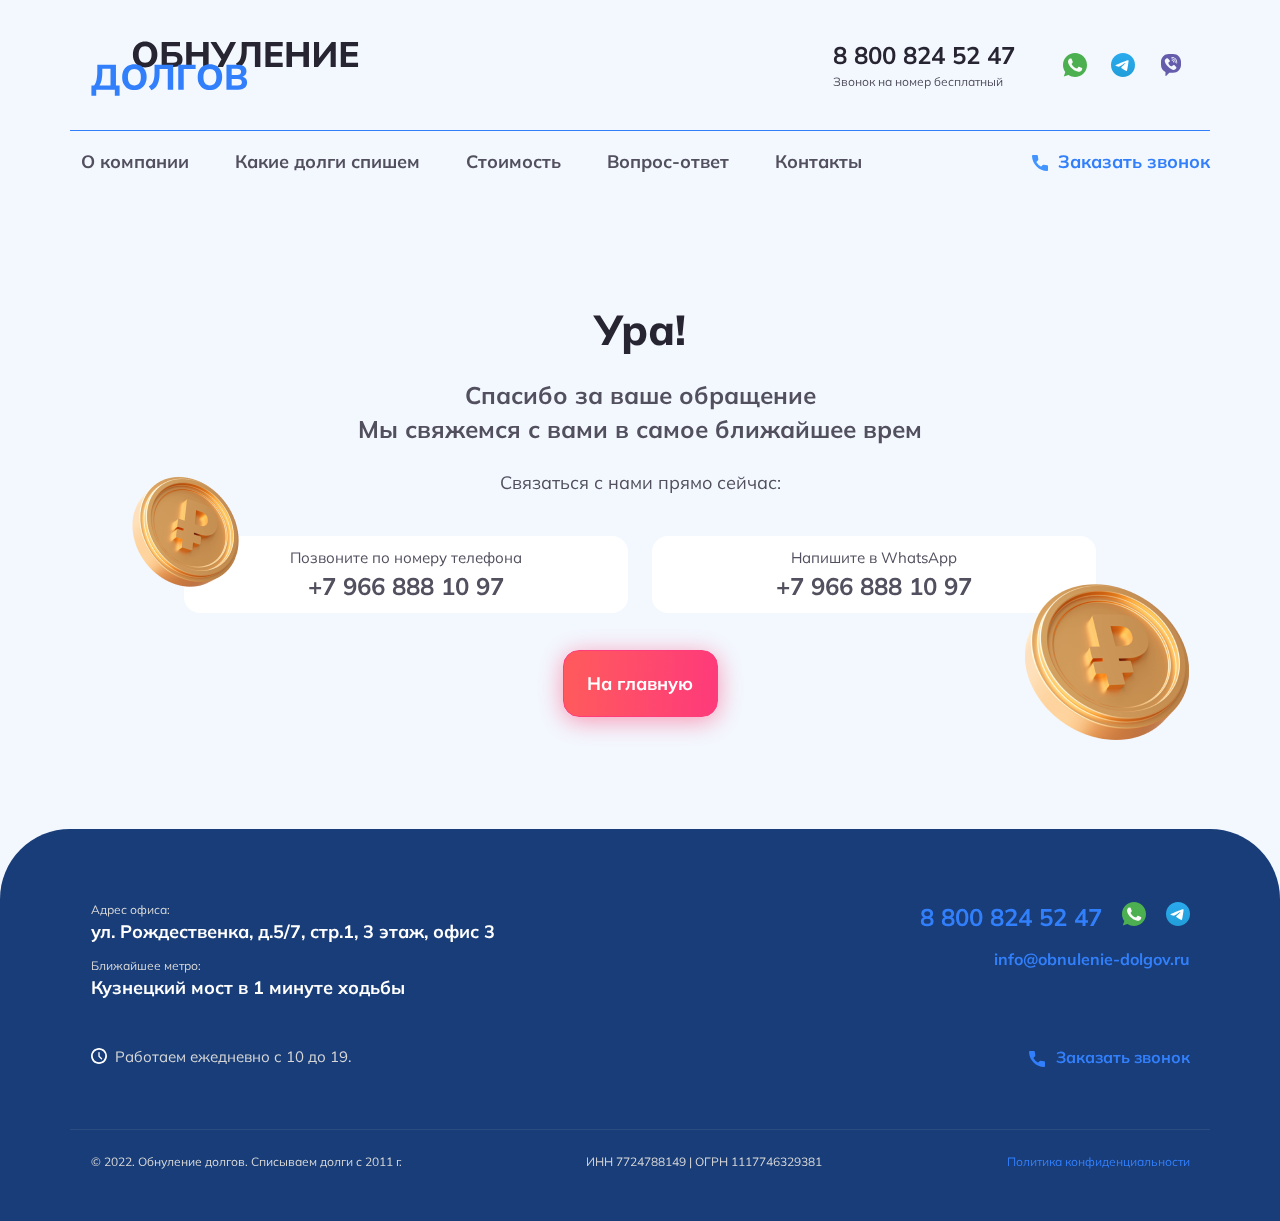
<file: public/thanks.html>
<!DOCTYPE html>
<html lang="ru">
	<head>
		<meta charset="utf-8">
		<title>Спасибо</title>
		<meta name="description" content="о чем страница">
		<meta http-equiv="X-UA-Compatible" content="IE=edge">
		<meta name="viewport" content="width=device-width,initial-scale=1.0,  shrink-to-fit=no">
		<link type="image/ico" href="img/favicon.ico" rel="shortcut icon"><meta name="format-detection" content="telephone=no"> 
		<link href="libs/swiper/swiper-bundle.min.css" rel="stylesheet"/>
		<link href="libs/@fancyapps/ui/fancybox.css" rel="stylesheet"/>
		<link rel="preconnect" href="https://fonts.googleapis.com"/>
		<link rel="preconnect" href="https://fonts.gstatic.com" crossorigin="crossorigin"/>
		<link href="https://fonts.googleapis.com/css2?family=Mulish:wght@400;700;800&amp;display=swap" rel="stylesheet"/>
		<link href="css/main.min.css" rel="stylesheet"/>
	</head>
	<body class="main-page" data-bg="thanks.jpg">
		<div class="main-wrapper">
			<!-- start header-->
			<header class="header" id="header">
				<!-- start topLine-->
				<div class="topLine section" id="topLine">
					<div class="topLine__container container">
						<div class="topLine__row row">
							<div class="topLine__mobile-wrap col-lg">
								<div class="d-lg-none">
									<div class="toggle-menu-mobile toggle-menu-mobile--js d-lg-none"><span></span>
									</div>
								</div>
								<div class="topLine__logo-col">
									<a class="topLine__logo-wrap" href="#"><img src="img/svg/logo.svg" alt="" loading="lazy"/>
									</a>
								</div>
								<div class="topLine__callback-wrap d-lg-none">
									<a class="topLine__callback" href="#">
										<svg class="icon icon-phone ">
											<use xlink:href="img/svg/sprite.svg#phone"></use>
										</svg>
									</a>
								</div>
							</div>
							<div class="col-auto col-sm-6 col-lg-auto">
								<div class="topLine__tel">
									<a class="topLine__tel-link" href="tel:+78008245247">8 800 824 52 47
									</a>
									<div class="topLine__tel-caption">Звонок на номер бесплатный
									</div>
								</div>
							</div>
							<div class="col-auto col-sm-6 col-soc col-lg-auto">
								<div class="soc">
									<a class="soc__item" href="#" target="_blank"><img src="img/svg/whatsapp.svg" alt="" loading="lazy"/>
									</a>
									<a class="soc__item" href="#" target="_blank"><img src="img/svg/telegram.svg" alt="" loading="lazy"/>
									</a>
									<a class="soc__item" href="#" target="_blank"><img src="img/svg/viber.svg" alt="" loading="lazy"/>
									</a>
								</div>
							</div>
						</div>
					</div>
				</div>
				<!-- end topLine-->
				<!-- start top-nav-->
				<div class="top-nav block-with-lazy">
					<div class="top-nav__container container">
						<div class="top-nav__row row">
							<div class="col order-lg-0 order-last">
								<div class="menu-mobile menu-mobile--js">
									<div class="menu-mobile__inner">
										<div class="container">
											<nav>
												<ul class="menu" itemscope="itemscope" itemtype="http://schema.org/SiteNavigationElement">
													<li class="menu-item" itemprop="item"><a href="#sAdvantages" itemprop="url">О компании</a></li>
													<li class="menu-item" itemprop="item"><a href="#sDebts" itemprop="url">Какие долги спишем</a></li>
													<li class="menu-item" itemprop="item"><a href="#sPrice" itemprop="url">Стоимость</a></li>
													<li class="menu-item" itemprop="item"><a href="#sFaq" itemprop="url">Вопрос-ответ</a></li>
													<li class="menu-item" itemprop="item"><a href="#contacts" itemprop="url">Контакты</a></li>
												</ul>
											</nav>
											<div class="top-nav__bottom d-lg-none">
												<div class="row">
													<div class="col-auto">
														<div class="top-nav__tel">
															<a class="top-nav__tel-link" href="tel:+78008245247">8 800 824 52 47
															</a>
															<div class="top-nav__tel-caption">Звонок на номер бесплатный
															</div>
														</div>
													</div>
													<div class="col">
														<div class="soc">
															<a class="soc__item" href="#" target="_blank"><img src="img/svg/whatsapp.svg" alt="" loading="lazy"/>
															</a>
															<a class="soc__item" href="#" target="_blank"><img src="img/svg/telegram.svg" alt="" loading="lazy"/>
															</a>
															<a class="soc__item" href="#" target="_blank"><img src="img/svg/viber.svg" alt="" loading="lazy"/>
															</a>
														</div>
													</div>
												</div>
												<a class="top-nav__mail" href="#">Sample@sample.com
												</a>
												<div class="top-nav__btn">Бесплатная консультация
												</div>
											</div>
										</div>
									</div>
								</div>
							</div>
							<div class="col-auto d-none d-lg-block">
								<a class="top-nav__callback-btn" href="#">
									<svg class="icon icon-phone ">
										<use xlink:href="img/svg/sprite.svg#phone"></use>
									</svg>Заказать звонок
								</a>
							</div>
						</div>
					</div>
				</div>
				<!-- end top-nav-->
			</header>
			<!-- end header-->
			<main>
				<!-- start sThanks-->
				<section class="sThanks section" id="sThanks">
					<div class="sThanks__container container"><img class="coin-1" src="img/sThanks-coin-1.png" alt=""/><img class="coin-2" src="img/sThanks-coin-2.png" alt=""/>
						<div class="section-title text-center">
							<h1 class="h2">Ура!</h1>
							<h4>Спасибо за&nbsp;ваше обращение<br>Мы свяжемся с&nbsp;вами в&nbsp;самое ближайшее врем</h4>
							<p>Связаться с нами прямо сейчас:</p>
						</div>
						<div class="sThanks__row row">
							<div class="col-lg-5">
								<div class="sThanks__item ms-lg-auto">
									<div class="sThanks__title">Позвоните по номеру телефона
									</div><a href="tel:+79668881097">+7 966 888 10 97</a>
								</div>
							</div>
							<div class="col-lg-5">
								<div class="sThanks__item">
									<div class="sThanks__title">Напишите в WhatsApp
									</div><a href="https://wa.me/79668881097" target="_blank">+7 966 888 10 97</a>
								</div>
							</div>
						</div>
						<a class="sThanks__btn" href="/">На главную
						</a>
					</div>
				</section>
				<!-- end sThanks-->
			</main>
			<footer class="footer section policy">
				<div class="container">
					<div class="footer__top-row row" id="contacts">
						<div class="footer__left-col col-md-6"> 
							<dl class="footer__address">
								<div class="footer__address-row">
									<dt class="footer__address-term">Адрес офиса:
									</dt>
									<dd class="footer__address-def">
										<address>ул. Рождественка, д.5/7, стр.1, 3 этаж, офис 3</address>
									</dd>
								</div>
								<div class="footer__address-row">
									<dt class="footer__address-term">Ближайшее метро: 
									</dt>
									<dd class="footer__address-def">Кузнецкий мост в 1 минуте ходьбы
									</dd>
								</div>
							</dl>
							<div class="footer__schedule"> 
								<svg class="icon icon-clock ">
									<use xlink:href="img/svg/sprite.svg#clock"></use>
								</svg>Работаем ежедневно с 10 до 19.
							</div>
						</div>
						<div class="footer__right-col col-md-6"> 
							<ul class="footer__phone-list">
								<li class="footer__tel"><a href="tel:+78008245247">8 800 824 52 47</a>
								</li>
								<li class="footer__wa"><a href="#"><img src="img/svg/whatsapp.svg" alt="" loading="lazy"/></a>
								</li>
								<li class="footer__telegram" href="#"><a href="#"><img src="img/svg/telegram.svg" alt="" loading="lazy"/></a>
								</li>
							</ul>
							<a class="footer__mail" href="mailto:info@obnulenie-dolgov.ru">info@obnulenie-dolgov.ru
							</a>
							<a class="footer__callback" href="#">
								<svg class="icon icon-phone ">
									<use xlink:href="img/svg/sprite.svg#phone"></use>
								</svg>Заказать звонок
							</a>
						</div>
					</div>
					<div class="footer__bottom-row row">
						<div class="col-auto">
							<div class="footer__copyright">© 2022. Обнуление долгов. Списываем долги с 2011 г.
							</div>
						</div>
						<div class="col-auto">
							<div class="footer__legal">ИНН 7724788149 | ОГРН 1117746329381
							</div>
						</div>
						<div class="col-auto">
							<a class="footer__policy" href="#">Политика конфиденциальности
							</a>
						</div>
					</div>
				</div>
			</footer>
		</div>
		<!--  start modals-->
		<div id="modal-free" style="display: none">
			<div class="modal-win">
				<div class="modal-item">
					<div class="form-wrap">
						<form>
							<div class="form-wrap__title">Бесплатная консультация
							</div>
							<div class="form-wrap__descr">Оставьте свой номер телефона и мы вам перезвоним в течение 15 минут
							</div>
							<div class="form-floating">
								<input class="form-control" type="tel" placeholder="+7 ___ ___ __ __" id="tel" required="required"/>
								<label for="tel">Ваш номер телефона*</label>
							</div>
							<button class="form-wrap__btn" type="submit">Отправить
							</button>
							<div class="form-wrap__small">Ввод номера телефона подтверждает ваше согласие c <a href="#">условиями передачи информации</a>
							</div>
						</form>
					</div><img class="bg-img" src="img/consult.png" alt="" loading="lazy"/>
				</div>
			</div>
		</div>
		<!-- #modal-call-->
		<!-- end modals-->
		<script src="libs/jquery/jquery.min.js"></script>
		<script src="libs/@fancyapps/ui/fancybox.umd.js"> </script>
		<script src="libs/swiper/swiper-bundle.min.js"> </script>
		<script src="libs/inputmask/inputmask.min.js"> </script>
		<script src="js/common.js"></script>
	</body>
</html>
</file>
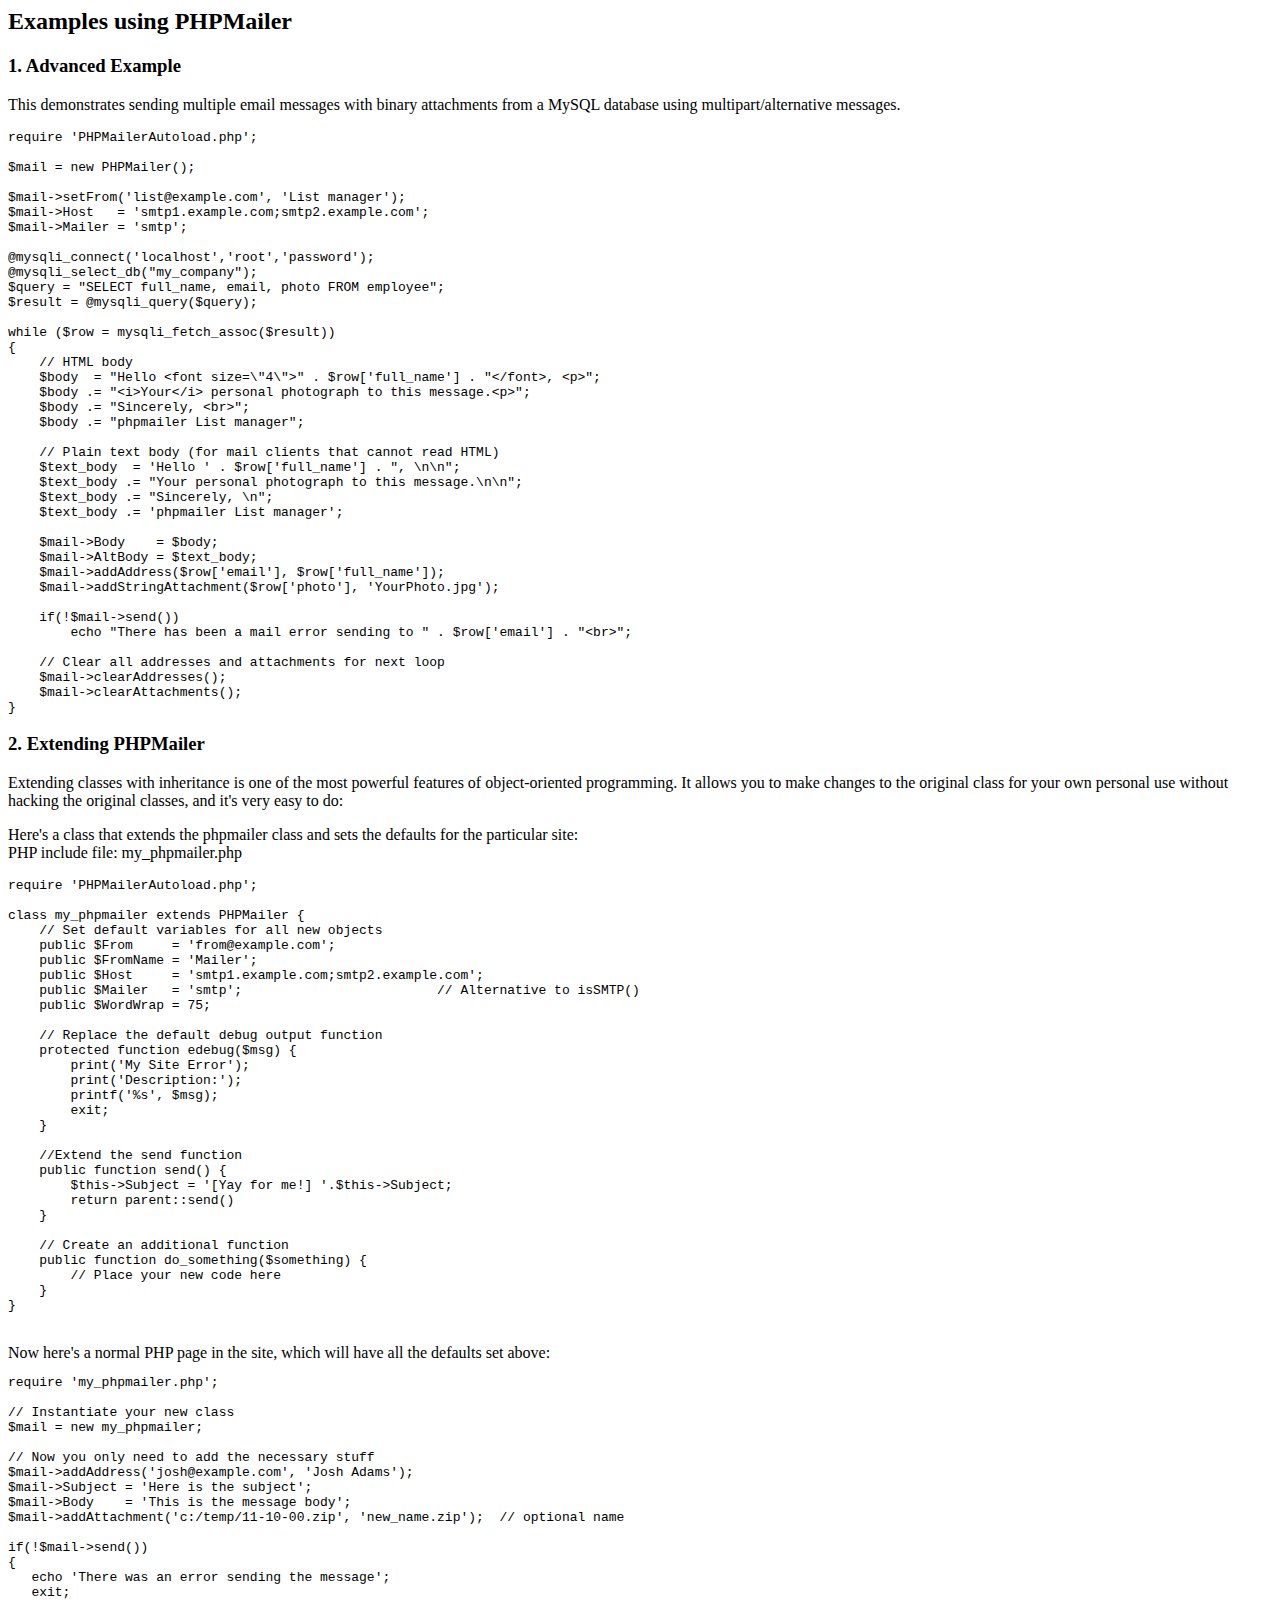
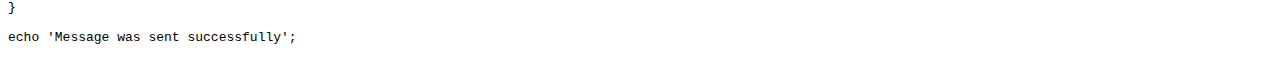
<file: public/vendor/phpmailer/phpmailer/docs/extending.html>
<html>
<head>
<title>Examples using phpmailer</title>
</head>

<body>

<h2>Examples using PHPMailer</h2>

<h3>1. Advanced Example</h3>
<p>

This demonstrates sending multiple email messages with binary attachments
from a MySQL database using multipart/alternative messages.<p>

<pre>
require 'PHPMailerAutoload.php';

$mail = new PHPMailer();

$mail->setFrom('list@example.com', 'List manager');
$mail->Host   = 'smtp1.example.com;smtp2.example.com';
$mail->Mailer = 'smtp';

@mysqli_connect('localhost','root','password');
@mysqli_select_db("my_company");
$query = "SELECT full_name, email, photo FROM employee";
$result = @mysqli_query($query);

while ($row = mysqli_fetch_assoc($result))
{
    // HTML body
    $body  = "Hello &lt;font size=\"4\"&gt;" . $row['full_name'] . "&lt;/font&gt;, &lt;p&gt;";
    $body .= "&lt;i&gt;Your&lt;/i&gt; personal photograph to this message.&lt;p&gt;";
    $body .= "Sincerely, &lt;br&gt;";
    $body .= "phpmailer List manager";

    // Plain text body (for mail clients that cannot read HTML)
    $text_body  = 'Hello ' . $row['full_name'] . ", \n\n";
    $text_body .= "Your personal photograph to this message.\n\n";
    $text_body .= "Sincerely, \n";
    $text_body .= 'phpmailer List manager';

    $mail->Body    = $body;
    $mail->AltBody = $text_body;
    $mail->addAddress($row['email'], $row['full_name']);
    $mail->addStringAttachment($row['photo'], 'YourPhoto.jpg');

    if(!$mail->send())
        echo "There has been a mail error sending to " . $row['email'] . "&lt;br&gt;";

    // Clear all addresses and attachments for next loop
    $mail->clearAddresses();
    $mail->clearAttachments();
}
</pre>
<p>

<h3>2. Extending PHPMailer</h3>
<p>

Extending classes with inheritance is one of the most
powerful features of object-oriented programming. It allows you to make changes to the
original class for your own personal use without hacking the original
classes, and it's very easy to do:

<p>
Here's a class that extends the phpmailer class and sets the defaults
for the particular site:<br>
PHP include file: my_phpmailer.php
<p>

<pre>
require 'PHPMailerAutoload.php';

class my_phpmailer extends PHPMailer {
    // Set default variables for all new objects
    public $From     = 'from@example.com';
    public $FromName = 'Mailer';
    public $Host     = 'smtp1.example.com;smtp2.example.com';
    public $Mailer   = 'smtp';                         // Alternative to isSMTP()
    public $WordWrap = 75;

    // Replace the default debug output function
    protected function edebug($msg) {
        print('My Site Error');
        print('Description:');
        printf('%s', $msg);
        exit;
    }

    //Extend the send function
    public function send() {
        $this->Subject = '[Yay for me!] '.$this->Subject;
        return parent::send()
    }

    // Create an additional function
    public function do_something($something) {
        // Place your new code here
    }
}
</pre>
<br>
Now here's a normal PHP page in the site, which will have all the defaults set above:<br>

<pre>
require 'my_phpmailer.php';

// Instantiate your new class
$mail = new my_phpmailer;

// Now you only need to add the necessary stuff
$mail->addAddress('josh@example.com', 'Josh Adams');
$mail->Subject = 'Here is the subject';
$mail->Body    = 'This is the message body';
$mail->addAttachment('c:/temp/11-10-00.zip', 'new_name.zip');  // optional name

if(!$mail->send())
{
   echo 'There was an error sending the message';
   exit;
}

echo 'Message was sent successfully';
</pre>
</body>
</html>
</file>
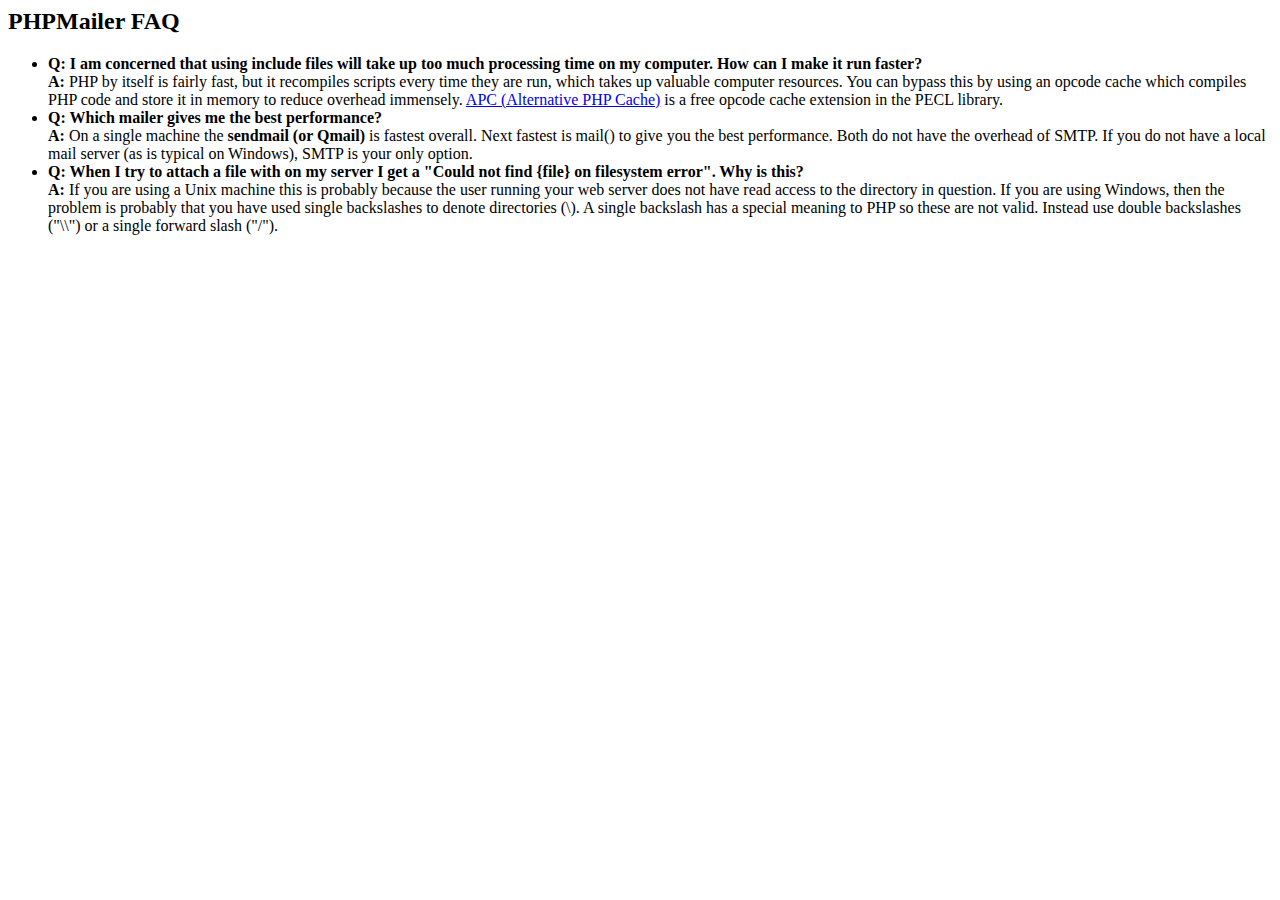
<file: public/vendor/phpmailer/phpmailer/docs/faq.html>
﻿<html>
<head>
<title>PHPMailer FAQ</title>
</head>
<body>
<h2>PHPMailer FAQ</h2>
<ul>
    <li><strong>Q: I am concerned that using include files will take up too much
    processing time on my computer. How can I make it run faster?</strong><br>
    <strong>A:</strong> PHP by itself is fairly fast, but it recompiles scripts every time they are run, which takes up valuable
    computer resources. You can bypass this by using an opcode cache which compiles
    PHP code and store it in memory to reduce overhead immensely. <a href="http://www.php.net/apc/">APC
    (Alternative PHP Cache)</a> is a free opcode cache extension in the PECL library.</li>
    <li><strong>Q: Which mailer gives me the best performance?</strong><br>
    <strong>A:</strong> On a single machine the <strong>sendmail (or Qmail)</strong> is fastest overall.
    Next fastest is mail() to give you the best performance. Both do not have the overhead of SMTP.
    If you do not have a local mail server (as is typical on Windows), SMTP is your only option.</li>
    <li><strong>Q: When I try to attach a file with on my server I get a
    "Could not find {file} on filesystem error". Why is this?</strong><br>
    <strong>A:</strong> If you are using a Unix machine this is probably because the user
    running your web server does not have read access to the directory in question. If you are using Windows,
    then the problem is probably that you have used single backslashes to denote directories (\).
    A single backslash has a special meaning to PHP so these are not
    valid. Instead use double backslashes ("\\") or a single forward
    slash ("/").</li>
</ul>
</body>
</html>
</file>
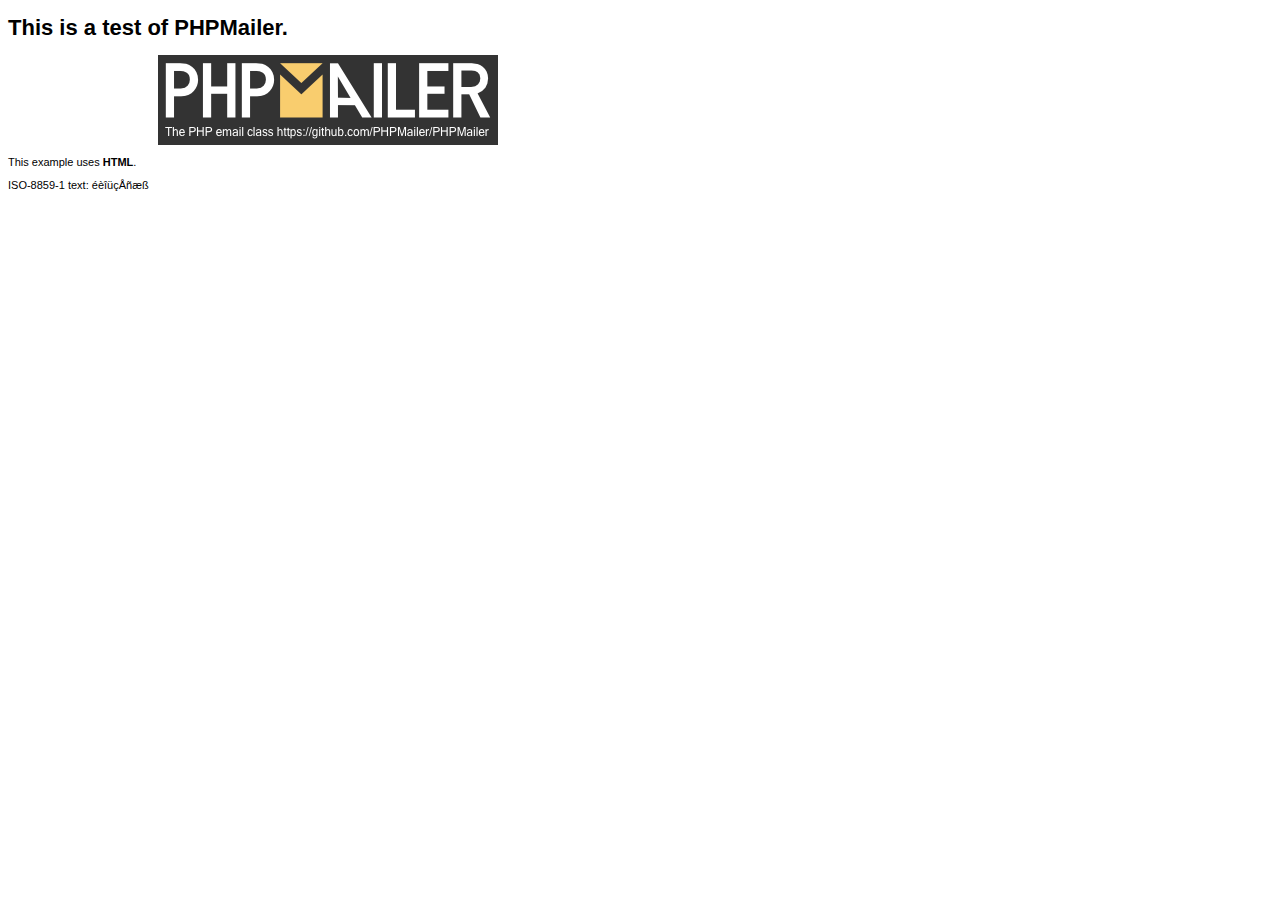
<file: public/vendor/phpmailer/phpmailer/examples/contents.html>
<!DOCTYPE HTML PUBLIC "-//W3C//DTD HTML 4.01 Transitional//EN" "http://www.w3.org/TR/html4/loose.dtd">
<html>
<head>
  <meta http-equiv="Content-Type" content="text/html; charset=iso-8859-1">
  <title>PHPMailer Test</title>
</head>
<body>
<div style="width: 640px; font-family: Arial, Helvetica, sans-serif; font-size: 11px;">
  <h1>This is a test of PHPMailer.</h1>
  <div align="center">
    <a href="https://github.com/PHPMailer/PHPMailer/"><img src="images/phpmailer.png" height="90" width="340" alt="PHPMailer rocks"></a>
  </div>
  <p>This example uses <strong>HTML</strong>.</p>
  <p>ISO-8859-1 text: ���������</p>
</div>
</body>
</html>
</file>
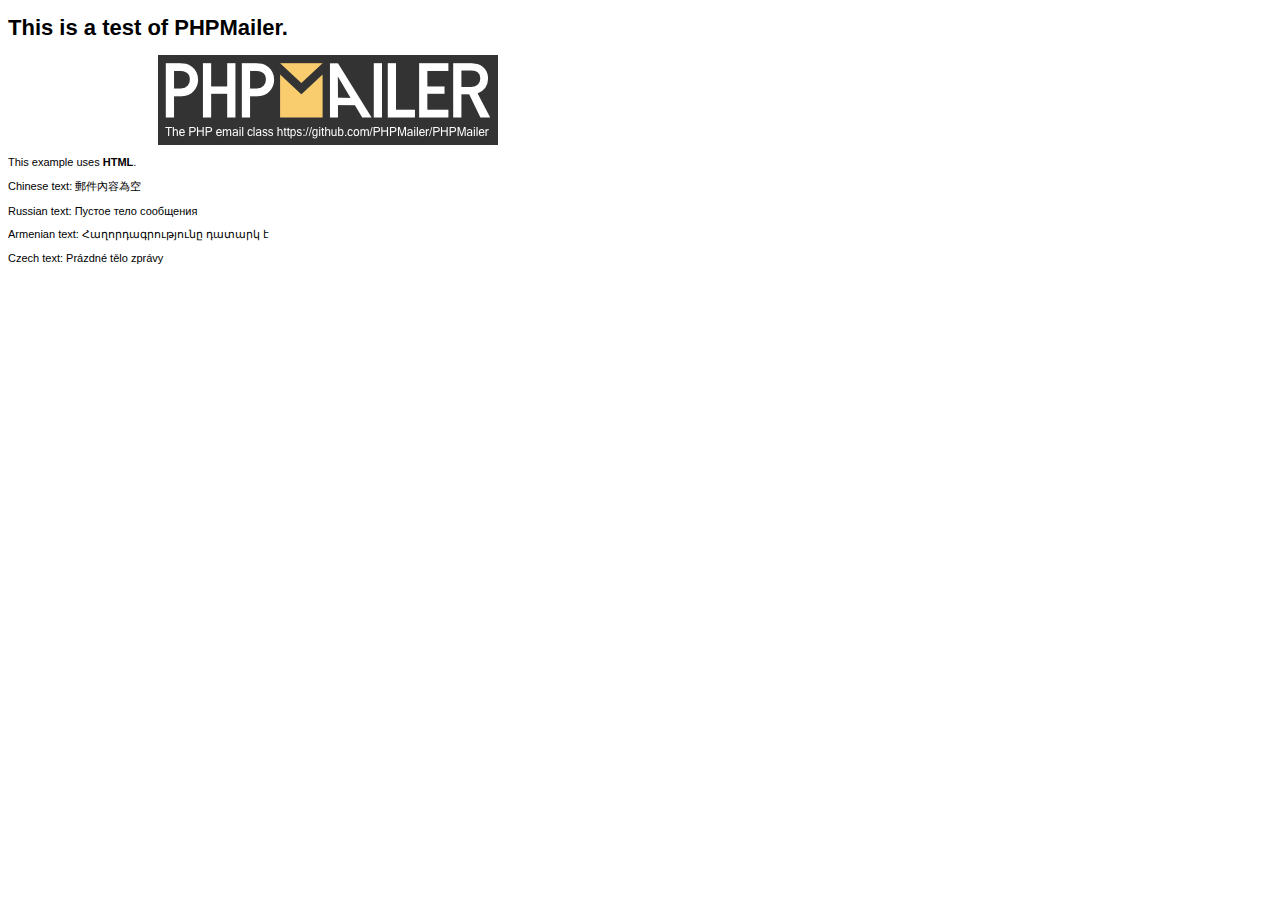
<file: public/vendor/phpmailer/phpmailer/examples/contentsutf8.html>
<!DOCTYPE HTML PUBLIC "-//W3C//DTD HTML 4.01 Transitional//EN" "http://www.w3.org/TR/html4/loose.dtd">
<html>
<head>
  <meta http-equiv="Content-Type" content="text/html; charset=utf-8">
  <title>PHPMailer Test</title>
</head>
<body>
<div style="width: 640px; font-family: Arial, Helvetica, sans-serif; font-size: 11px;">
  <h1>This is a test of PHPMailer.</h1>
  <div align="center">
    <a href="https://github.com/PHPMailer/PHPMailer/"><img src="images/phpmailer.png" height="90" width="340" alt="PHPMailer rocks"></a>
  </div>
  <p>This example uses <strong>HTML</strong>.</p>
  <p>Chinese text: 郵件內容為空</p>
  <p>Russian text: Пустое тело сообщения</p>
  <p>Armenian text: Հաղորդագրությունը դատարկ է</p>
  <p>Czech text: Prázdné tělo zprávy</p>
</div>
</body>
</html>
</file>
<file: public/css/main.min.css>
@charset "UTF-8";.icon{fill:currentColor;display:inline-block;height:1em;width:1em}.icon-arrow-left{font-size:2.2rem;width:1.5em}.icon-basket{font-size:2.4rem;width:.9166666667em}.icon-calendar{font-size:2.5rem;width:.96em}.icon-check{font-size:2.7rem;width:1em}.icon-clock{font-size:1.6rem;width:1em}.icon-fb{font-size:2.4rem;width:1em}.icon-for-you-1,.icon-for-you-2,.icon-for-you-3,.icon-for-you-4,.icon-for-you-5,.icon-for-you-6{font-size:5.6rem;width:1em}.icon-instagram{font-size:2.4rem;width:1em}.icon-phone{font-size:1.6rem;width:1em}.icon-telegram{font-size:40rem;width:1em}.icon-telegram1{font-size:1.6rem;width:1em}.icon-viber,.icon-vk{font-size:2.4rem;width:1em}.icon-whatsapp{font-size:40rem;width:1em}.icon-whatsapp2{font-size:1.6rem;width:1em}:root{--bs-blue:#327ffc;--bs-indigo:#6610f2;--bs-purple:#6f42c1;--bs-pink:#d63384;--bs-red:#dc3545;--bs-orange:#fd7e14;--bs-yellow:#ffc107;--bs-green:#198754;--bs-teal:#20c997;--bs-cyan:#0dcaf0;--bs-black:#000;--bs-white:#fff;--bs-gray:#524f5e;--bs-gray-dark:#343a40;--bs-gray-100:#f7f7f7;--bs-gray-200:#f3f8ff;--bs-gray-300:#dee2e6;--bs-gray-400:#ced4da;--bs-gray-500:#adb5bd;--bs-gray-600:#524f5e;--bs-gray-700:#495057;--bs-gray-800:#343a40;--bs-gray-900:#212529;--bs-primary:#327ffc;--bs-secondary:#524f5e;--bs-danger:#dc3545;--bs-primary-rgb:50,127,252;--bs-secondary-rgb:82,79,94;--bs-danger-rgb:220,53,69;--bs-white-rgb:255,255,255;--bs-black-rgb:0,0,0;--bs-body-color-rgb:40,37,51;--bs-body-bg-rgb:243,248,255;--bs-font-sans-serif:"mulish",system-ui,-apple-system,"Segoe UI",Roboto,"Helvetica Neue",Arial,"Noto Sans","Liberation Sans",sans-serif,"Apple Color Emoji","Segoe UI Emoji","Segoe UI Symbol","Noto Color Emoji";--bs-font-monospace:SFMono-Regular,Menlo,Monaco,Consolas,"Liberation Mono","Courier New",monospace;--bs-gradient:linear-gradient(180deg,hsla(0,0%,100%,.15),hsla(0,0%,100%,0));--bs-body-font-family:var(--bs-font-sans-serif);--bs-body-font-size:1rem;--bs-body-font-weight:400;--bs-body-line-height:1.4;--bs-body-color:#282533;--bs-body-bg:#f3f8ff;--bs-border-width:1px;--bs-border-style:solid;--bs-border-color:#dee2e6;--bs-border-color-translucent:rgba(0,0,0,.175);--bs-border-radius:16px;--bs-border-radius-sm:0.25rem;--bs-border-radius-lg:0.5rem;--bs-border-radius-xl:1rem;--bs-border-radius-2xl:2rem;--bs-border-radius-pill:50rem;--bs-link-color:#327ffc;--bs-link-hover-color:#2866ca;--bs-code-color:#d63384;--bs-highlight-bg:#fff3cd}*,:after,:before{box-sizing:border-box}body{-webkit-text-size-adjust:100%;-webkit-tap-highlight-color:rgba(0,0,0,0);background-color:var(--bs-body-bg);color:var(--bs-body-color);font-family:var(--bs-body-font-family);font-size:var(--bs-body-font-size);font-weight:var(--bs-body-font-weight);line-height:var(--bs-body-line-height);margin:0;text-align:var(--bs-body-text-align)}hr{border:0;border-top:1px solid;color:inherit;margin:1rem 0;opacity:.25}.h1,.h2,.h3,.h4,.h5,.h6,h1,h2,h3,h4,h5,h6{font-weight:700;line-height:1.2;margin-bottom:.5rem;margin-top:0}.h1,h1{font-size:calc(1.375rem + 1.5vw)}.h2,h2{font-size:calc(1.3875rem + 1.65vw)}.h3,h3{font-size:calc(1.3rem + .6vw)}.h4,h4{font-size:calc(1.275rem + .3vw)}.h5,h5{font-size:1.25rem}.h6,h6{font-size:1rem}p{margin-bottom:1rem;margin-top:0}abbr[title]{cursor:help;-webkit-text-decoration:underline dotted;text-decoration:underline dotted;-webkit-text-decoration-skip-ink:none;text-decoration-skip-ink:none}address{font-style:normal;line-height:inherit;margin-bottom:1rem}ol,ul{padding-left:2rem}dl,ol,ul{margin-bottom:1rem;margin-top:0}ol ol,ol ul,ul ol,ul ul{margin-bottom:0}dt{font-weight:700}dd{margin-bottom:.5rem;margin-left:0}blockquote{margin:0 0 1rem}b,strong{font-weight:bolder}.small,small{font-size:.875em}.mark,mark{background-color:var(--bs-highlight-bg);padding:.1875em}sub,sup{font-size:.75em;line-height:0;position:relative;vertical-align:baseline}sub{bottom:-.25em}sup{top:-.5em}a{color:var(--bs-link-color);text-decoration:none}a:hover{color:var(--bs-link-hover-color)}a:not([href]):not([class]),a:not([href]):not([class]):hover{color:inherit;text-decoration:none}code,kbd,pre,samp{font-family:var(--bs-font-monospace);font-size:1em}pre{display:block;font-size:.875em;margin-bottom:1rem;margin-top:0;overflow:auto}pre code{color:inherit;font-size:inherit;word-break:normal}code{word-wrap:break-word;color:var(--bs-code-color);font-size:.875em}a>code{color:inherit}kbd{background-color:var(--bs-body-color);border-radius:.25rem;color:var(--bs-body-bg);font-size:.875em;padding:.1875rem .375rem}kbd kbd{font-size:1em;padding:0}figure{margin:0 0 1rem}img,svg{vertical-align:middle}table{border-collapse:collapse;caption-side:bottom}caption{color:rgba(var(--bs-body-color-rgb),.75);padding-bottom:.5rem;padding-top:.5rem;text-align:left}th{text-align:inherit;text-align:-webkit-match-parent}tbody,td,tfoot,th,thead,tr{border:0 solid;border-color:inherit}label{display:inline-block}button{border-radius:0}button:focus:not(:focus-visible){outline:0}button,input,optgroup,select,textarea{font-family:inherit;font-size:inherit;line-height:inherit;margin:0}button,select{text-transform:none}[role=button]{cursor:pointer}select{word-wrap:normal}select:disabled{opacity:1}[list]:not([type=date]):not([type=datetime-local]):not([type=month]):not([type=week]):not([type=time])::-webkit-calendar-picker-indicator{display:none!important}[type=button],[type=reset],[type=submit],button{-webkit-appearance:button}[type=button]:not(:disabled),[type=reset]:not(:disabled),[type=submit]:not(:disabled),button:not(:disabled){cursor:pointer}::-moz-focus-inner{border-style:none;padding:0}textarea{resize:vertical}fieldset{border:0;margin:0;min-width:0;padding:0}legend{float:left;font-size:calc(1.275rem + .3vw);line-height:inherit;margin-bottom:.5rem;padding:0;width:100%}legend+*{clear:left}::-webkit-datetime-edit-day-field,::-webkit-datetime-edit-fields-wrapper,::-webkit-datetime-edit-hour-field,::-webkit-datetime-edit-minute,::-webkit-datetime-edit-month-field,::-webkit-datetime-edit-text,::-webkit-datetime-edit-year-field{padding:0}::-webkit-inner-spin-button{height:auto}[type=search]{-webkit-appearance:textfield;outline-offset:-2px}::-webkit-search-decoration{-webkit-appearance:none}::-webkit-color-swatch-wrapper{padding:0}::file-selector-button{-webkit-appearance:button;font:inherit}output{display:inline-block}iframe{border:0}summary{cursor:pointer;display:list-item}progress{vertical-align:baseline}[hidden]{display:none!important}.lead{font-size:1.25rem;font-weight:300}.display-1{font-size:calc(1.625rem + 4.5vw);font-weight:300;line-height:1.2}.display-2{font-size:calc(1.575rem + 3.9vw);font-weight:300;line-height:1.2}.display-3{font-size:calc(1.525rem + 3.3vw);font-weight:300;line-height:1.2}.display-4{font-size:calc(1.475rem + 2.7vw);font-weight:300;line-height:1.2}.display-5{font-size:calc(1.425rem + 2.1vw);font-weight:300;line-height:1.2}.display-6{font-size:calc(1.375rem + 1.5vw);font-weight:300;line-height:1.2}.list-inline,.list-unstyled{list-style:none;padding-left:0}.list-inline-item{display:inline-block}.list-inline-item:not(:last-child){margin-right:.5rem}.initialism{font-size:.875em;text-transform:uppercase}.blockquote{font-size:1.25rem;margin-bottom:1rem}.blockquote>:last-child{margin-bottom:0}.blockquote-footer{color:#524f5e;font-size:.875em;margin-bottom:1rem;margin-top:-1rem}.blockquote-footer:before{content:"— "}.container,.container-fluid,.container-lg,.container-md,.container-sm,.container-xl,.container-xxl{--bs-gutter-x:2.5625rem;--bs-gutter-y:0;margin-left:auto;margin-right:auto;padding-left:calc(var(--bs-gutter-x)*.5);padding-right:calc(var(--bs-gutter-x)*.5);width:100%}.row{--bs-gutter-x:2.5625rem;--bs-gutter-y:0;display:flex;flex-wrap:wrap;margin-left:calc(var(--bs-gutter-x)*-.5);margin-right:calc(var(--bs-gutter-x)*-.5);margin-top:calc(var(--bs-gutter-y)*-1)}.row>*{flex-shrink:0;margin-top:var(--bs-gutter-y);max-width:100%;padding-left:calc(var(--bs-gutter-x)*.5);padding-right:calc(var(--bs-gutter-x)*.5);width:100%}.col{flex:1 0 0%}.row-cols-auto>*{flex:0 0 auto;width:auto}.row-cols-1>*{flex:0 0 auto;width:100%}.row-cols-2>*{flex:0 0 auto;width:50%}.row-cols-3>*{flex:0 0 auto;width:33.3333333333%}.row-cols-4>*{flex:0 0 auto;width:25%}.row-cols-5>*{flex:0 0 auto;width:20%}.row-cols-6>*{flex:0 0 auto;width:16.6666666667%}.col-auto{flex:0 0 auto;width:auto}.col-1{flex:0 0 auto;width:8.33333333%}.col-2{flex:0 0 auto;width:16.66666667%}.col-3{flex:0 0 auto;width:25%}.col-4{flex:0 0 auto;width:33.33333333%}.col-5{flex:0 0 auto;width:41.66666667%}.col-6{flex:0 0 auto;width:50%}.col-7{flex:0 0 auto;width:58.33333333%}.col-8{flex:0 0 auto;width:66.66666667%}.col-9{flex:0 0 auto;width:75%}.col-10{flex:0 0 auto;width:83.33333333%}.col-11{flex:0 0 auto;width:91.66666667%}.col-12{flex:0 0 auto;width:100%}.offset-1{margin-left:8.33333333%}.offset-2{margin-left:16.66666667%}.offset-3{margin-left:25%}.offset-4{margin-left:33.33333333%}.offset-5{margin-left:41.66666667%}.offset-6{margin-left:50%}.offset-7{margin-left:58.33333333%}.offset-8{margin-left:66.66666667%}.offset-9{margin-left:75%}.offset-10{margin-left:83.33333333%}.offset-11{margin-left:91.66666667%}.g-0,.gx-0{--bs-gutter-x:0}.g-0,.gy-0{--bs-gutter-y:0}.g-1,.gx-1{--bs-gutter-x:0.25rem}.g-1,.gy-1{--bs-gutter-y:0.25rem}.g-2,.gx-2{--bs-gutter-x:0.5rem}.g-2,.gy-2{--bs-gutter-y:0.5rem}.g-3,.gx-3{--bs-gutter-x:1rem}.g-3,.gy-3{--bs-gutter-y:1rem}.g-4,.gx-4{--bs-gutter-x:1.5rem}.g-4,.gy-4{--bs-gutter-y:1.5rem}.g-5,.gx-5{--bs-gutter-x:3rem}.g-5,.gy-5{--bs-gutter-y:3rem}.form-label{margin-bottom:.5rem}.col-form-label{font-size:inherit;line-height:1.4;margin-bottom:0;padding-bottom:calc(.375rem + 1px);padding-top:calc(.375rem + 1px)}.col-form-label-lg{font-size:1.25rem;padding-bottom:calc(.5rem + 1px);padding-top:calc(.5rem + 1px)}.col-form-label-sm{font-size:.875rem;padding-bottom:calc(.25rem + 1px);padding-top:calc(.25rem + 1px)}.form-text{color:rgba(var(--bs-body-color-rgb),.75);font-size:.875em;margin-top:.25rem}.form-control{-webkit-appearance:none;-moz-appearance:none;appearance:none;background-clip:padding-box;background-color:#f3f8ff;border:1px solid #ced4da;border-radius:16px;color:#282533;display:block;font-size:1rem;font-weight:400;line-height:1.4;padding:.375rem .75rem;transition:border-color .15s ease-in-out,box-shadow .15s ease-in-out;width:100%}.form-control[type=file]{overflow:hidden}.form-control[type=file]:not(:disabled):not([readonly]){cursor:pointer}.form-control:focus{background-color:#f3f8ff;border-color:#99bffe;box-shadow:0 0 0 .25rem rgba(50,127,252,.25);color:#282533;outline:0}.form-control::-webkit-date-and-time-value{height:1.4em}.form-control::-moz-placeholder{color:#524f5e;opacity:1}.form-control::placeholder{color:#524f5e;opacity:1}.form-control:disabled{background-color:#f3f8ff;opacity:1}.form-control::file-selector-button{-webkit-margin-end:.75rem;background-color:#f3f8ff;border:0 solid;border-color:inherit;border-inline-end-width:1px;border-radius:0;color:#282533;margin:-.375rem -.75rem;margin-inline-end:.75rem;padding:.375rem .75rem;pointer-events:none;transition:color .15s ease-in-out,background-color .15s ease-in-out,border-color .15s ease-in-out,box-shadow .15s ease-in-out}.form-control:hover:not(:disabled):not([readonly])::file-selector-button{background-color:#e7ecf2}.form-control-plaintext{background-color:transparent;border:solid transparent;border-width:1px 0;color:#282533;display:block;line-height:1.4;margin-bottom:0;padding:.375rem 0;width:100%}.form-control-plaintext:focus{outline:0}.form-control-plaintext.form-control-lg,.form-control-plaintext.form-control-sm{padding-left:0;padding-right:0}.form-control-sm{border-radius:.25rem;font-size:.875rem;min-height:calc(1.4em + .5rem + 2px);padding:.25rem .5rem}.form-control-sm::file-selector-button{-webkit-margin-end:.5rem;margin:-.25rem -.5rem;margin-inline-end:.5rem;padding:.25rem .5rem}.form-control-lg{border-radius:.5rem;font-size:1.25rem;min-height:calc(1.4em + 1rem + 2px);padding:.5rem 1rem}.form-control-lg::file-selector-button{-webkit-margin-end:1rem;margin:-.5rem -1rem;margin-inline-end:1rem;padding:.5rem 1rem}textarea.form-control{min-height:calc(1.4em + .75rem + 2px)}textarea.form-control-sm{min-height:calc(1.4em + .5rem + 2px)}textarea.form-control-lg{min-height:calc(1.4em + 1rem + 2px)}.form-control-color{height:calc(1.4em + .75rem + 2px);padding:.375rem;width:3rem}.form-control-color:not(:disabled):not([readonly]){cursor:pointer}.form-control-color::-moz-color-swatch{border:0!important;border-radius:16px}.form-control-color::-webkit-color-swatch{border-radius:16px}.form-control-color.form-control-sm{height:calc(1.4em + .5rem + 2px)}.form-control-color.form-control-lg{height:calc(1.4em + 1rem + 2px)}.form-select,.select2-container--default .select2-selection--single{-moz-padding-start:calc(.75rem - 3px);-webkit-appearance:none;-moz-appearance:none;appearance:none;background-color:#f3f8ff;background-image:url("data:image/svg+xml;charset=utf-8,%3Csvg xmlns='http://www.w3.org/2000/svg' viewBox='0 0 16 16'%3E%3Cpath fill='none' stroke='%23343a40' stroke-linecap='round' stroke-linejoin='round' stroke-width='2' d='m2 5 6 6 6-6'/%3E%3C/svg%3E");background-position:right .75rem center;background-repeat:no-repeat;background-size:16px 12px;border:1px solid #ced4da;border-radius:16px;color:#282533;display:block;font-size:1rem;font-weight:400;line-height:1.4;padding:.375rem 2.25rem .375rem .75rem;transition:border-color .15s ease-in-out,box-shadow .15s ease-in-out;width:100%}.form-select:focus,.select2-container--default .select2-selection--single:focus{border-color:#99bffe;box-shadow:0 0 0 .25rem rgba(50,127,252,.25);outline:0}.form-select[multiple],.form-select[size]:not([size="1"]),.select2-container--default [multiple].select2-selection--single,.select2-container--default [size].select2-selection--single:not([size="1"]){background-image:none;padding-right:.75rem}.form-select:disabled,.select2-container--default .select2-selection--single:disabled{background-color:#f3f8ff}.form-select:-moz-focusring,.select2-container--default .select2-selection--single:-moz-focusring{color:transparent;text-shadow:0 0 0 #282533}.form-select-sm{border-radius:.25rem;font-size:.875rem;padding-bottom:.25rem;padding-left:.5rem;padding-top:.25rem}.form-select-lg{border-radius:.5rem;font-size:1.25rem;padding-bottom:.5rem;padding-left:1rem;padding-top:.5rem}.form-check{display:block;margin-bottom:.125rem;min-height:1.4rem;padding-left:1.5em}.form-check .form-check-input{float:left;margin-left:-1.5em}.form-check-reverse{padding-left:0;padding-right:1.5em;text-align:right}.form-check-reverse .form-check-input{float:right;margin-left:0;margin-right:-1.5em}.form-check-input{-webkit-appearance:none;-moz-appearance:none;appearance:none;background-color:#f3f8ff;background-position:50%;background-repeat:no-repeat;background-size:contain;border:1px solid rgba(0,0,0,.25);height:1em;margin-top:.2em;-webkit-print-color-adjust:exact;print-color-adjust:exact;vertical-align:top;width:1em}.form-check-input[type=checkbox]{border-radius:.25em}.form-check-input[type=radio]{border-radius:50%}.form-check-input:active{filter:brightness(90%)}.form-check-input:focus{border-color:#99bffe;box-shadow:0 0 0 .25rem rgba(50,127,252,.25);outline:0}.form-check-input:checked{background-color:#327ffc;border-color:#327ffc}.form-check-input:checked[type=checkbox]{background-image:url("data:image/svg+xml;charset=utf-8,%3Csvg xmlns='http://www.w3.org/2000/svg' viewBox='0 0 20 20'%3E%3Cpath fill='none' stroke='%23fff' stroke-linecap='round' stroke-linejoin='round' stroke-width='3' d='m6 10 3 3 6-6'/%3E%3C/svg%3E")}.form-check-input:checked[type=radio]{background-image:url("data:image/svg+xml;charset=utf-8,%3Csvg xmlns='http://www.w3.org/2000/svg' viewBox='-4 -4 8 8'%3E%3Ccircle r='2' fill='%23fff'/%3E%3C/svg%3E")}.form-check-input[type=checkbox]:indeterminate{background-color:#327ffc;background-image:url("data:image/svg+xml;charset=utf-8,%3Csvg xmlns='http://www.w3.org/2000/svg' viewBox='0 0 20 20'%3E%3Cpath fill='none' stroke='%23fff' stroke-linecap='round' stroke-linejoin='round' stroke-width='3' d='M6 10h8'/%3E%3C/svg%3E");border-color:#327ffc}.form-check-input:disabled{filter:none;opacity:.5;pointer-events:none}.form-check-input:disabled~.form-check-label,.form-check-input[disabled]~.form-check-label{cursor:default;opacity:.5}.form-switch{padding-left:2.5em}.form-switch .form-check-input{background-image:url("data:image/svg+xml;charset=utf-8,%3Csvg xmlns='http://www.w3.org/2000/svg' viewBox='-4 -4 8 8'%3E%3Ccircle r='3' fill='rgba(0, 0, 0, 0.25)'/%3E%3C/svg%3E");background-position:0;border-radius:2em;margin-left:-2.5em;transition:background-position .15s ease-in-out;width:2em}.form-switch .form-check-input:focus{background-image:url("data:image/svg+xml;charset=utf-8,%3Csvg xmlns='http://www.w3.org/2000/svg' viewBox='-4 -4 8 8'%3E%3Ccircle r='3' fill='%2399bffe'/%3E%3C/svg%3E")}.form-switch .form-check-input:checked{background-image:url("data:image/svg+xml;charset=utf-8,%3Csvg xmlns='http://www.w3.org/2000/svg' viewBox='-4 -4 8 8'%3E%3Ccircle r='3' fill='%23fff'/%3E%3C/svg%3E");background-position:100%}.form-switch.form-check-reverse{padding-left:0;padding-right:2.5em}.form-switch.form-check-reverse .form-check-input{margin-left:0;margin-right:-2.5em}.form-check-inline{display:inline-block;margin-right:1rem}.btn-check{clip:rect(0,0,0,0);pointer-events:none;position:absolute}.btn-check:disabled+.btn,.btn-check:disabled+.form-wrap__btn,.btn-check:disabled+.form__btn--next,.btn-check:disabled+.form__btn--prev,.btn-check:disabled+.top-nav__btn,.btn-check[disabled]+.btn,.btn-check[disabled]+.form-wrap__btn,.btn-check[disabled]+.form__btn--next,.btn-check[disabled]+.form__btn--prev,.btn-check[disabled]+.top-nav__btn,.form--last .btn-check:disabled+.form__btn,.form--last .btn-check[disabled]+.form__btn{filter:none;opacity:.65;pointer-events:none}.form-range{-webkit-appearance:none;-moz-appearance:none;appearance:none;background-color:transparent;height:1.5rem;padding:0;width:100%}.form-range:focus{outline:0}.form-range:focus::-webkit-slider-thumb{box-shadow:0 0 0 1px #f3f8ff,0 0 0 .25rem rgba(50,127,252,.25)}.form-range:focus::-moz-range-thumb{box-shadow:0 0 0 1px #f3f8ff,0 0 0 .25rem rgba(50,127,252,.25)}.form-range::-moz-focus-outer{border:0}.form-range::-webkit-slider-thumb{-webkit-appearance:none;appearance:none;background-color:#327ffc;border:0;border-radius:1rem;height:1rem;margin-top:-.25rem;-webkit-transition:background-color .15s ease-in-out,border-color .15s ease-in-out,box-shadow .15s ease-in-out;transition:background-color .15s ease-in-out,border-color .15s ease-in-out,box-shadow .15s ease-in-out;width:1rem}.form-range::-webkit-slider-thumb:active{background-color:#c2d9fe}.form-range::-webkit-slider-runnable-track{background-color:#dee2e6;border-color:transparent;border-radius:1rem;color:transparent;cursor:pointer;height:.5rem;width:100%}.form-range::-moz-range-thumb{-moz-appearance:none;appearance:none;background-color:#327ffc;border:0;border-radius:1rem;height:1rem;-moz-transition:background-color .15s ease-in-out,border-color .15s ease-in-out,box-shadow .15s ease-in-out;transition:background-color .15s ease-in-out,border-color .15s ease-in-out,box-shadow .15s ease-in-out;width:1rem}.form-range::-moz-range-thumb:active{background-color:#c2d9fe}.form-range::-moz-range-track{background-color:#dee2e6;border-color:transparent;border-radius:1rem;color:transparent;cursor:pointer;height:.5rem;width:100%}.form-range:disabled{pointer-events:none}.form-range:disabled::-webkit-slider-thumb{background-color:#adb5bd}.form-range:disabled::-moz-range-thumb{background-color:#adb5bd}.form-floating{position:relative}.form-floating>.form-control,.form-floating>.form-control-plaintext,.form-floating>.form-select,.select2-container--default .form-floating>.select2-selection--single{height:calc(3.5rem + 2px);line-height:1.25}.form-floating>label{border:1px solid transparent;height:100%;left:0;overflow:hidden;padding:1rem .75rem;pointer-events:none;position:absolute;text-align:start;text-overflow:ellipsis;top:0;transform-origin:0 0;transition:opacity .1s ease-in-out,transform .1s ease-in-out;white-space:nowrap;width:100%}.form-floating>.form-control,.form-floating>.form-control-plaintext{padding:1rem .75rem}.form-floating>.form-control-plaintext::-moz-placeholder,.form-floating>.form-control::-moz-placeholder{color:transparent}.form-floating>.form-control-plaintext::placeholder,.form-floating>.form-control::placeholder{color:transparent}.form-floating>.form-control-plaintext:not(:-moz-placeholder-shown),.form-floating>.form-control:not(:-moz-placeholder-shown){padding-bottom:.625rem;padding-top:1.625rem}.form-floating>.form-control-plaintext:focus,.form-floating>.form-control-plaintext:not(:placeholder-shown),.form-floating>.form-control:focus,.form-floating>.form-control:not(:placeholder-shown){padding-bottom:.625rem;padding-top:1.625rem}.form-floating>.form-control-plaintext:-webkit-autofill,.form-floating>.form-control:-webkit-autofill{padding-bottom:.625rem;padding-top:1.625rem}.form-floating>.form-select,.select2-container--default .form-floating>.select2-selection--single{padding-bottom:.625rem;padding-top:1.625rem}.form-floating>.form-control:not(:-moz-placeholder-shown)~label{opacity:.65;transform:scale(.85) translateY(-.5rem) translateX(.15rem)}.form-floating>.form-control-plaintext~label,.form-floating>.form-control:focus~label,.form-floating>.form-control:not(:placeholder-shown)~label,.form-floating>.form-select~label,.select2-container--default .form-floating>.select2-selection--single~label{opacity:.65;transform:scale(.85) translateY(-.5rem) translateX(.15rem)}.form-floating>.form-control:-webkit-autofill~label{opacity:.65;transform:scale(.85) translateY(-.5rem) translateX(.15rem)}.form-floating>.form-control-plaintext~label{border-width:1px 0}.input-group{align-items:stretch;display:flex;flex-wrap:wrap;position:relative;width:100%}.input-group>.form-control,.input-group>.form-floating,.input-group>.form-select,.select2-container--default .input-group>.select2-selection--single{flex:1 1 auto;min-width:0;position:relative;width:1%}.input-group>.form-control:focus,.input-group>.form-floating:focus-within,.input-group>.form-select:focus,.select2-container--default .input-group>.select2-selection--single:focus{z-index:5}.form--last .input-group .form__btn,.input-group .btn,.input-group .form--last .form__btn,.input-group .form-wrap__btn,.input-group .form__btn--next,.input-group .form__btn--prev,.input-group .top-nav__btn{position:relative;z-index:2}.form--last .input-group .form__btn:focus,.input-group .btn:focus,.input-group .form--last .form__btn:focus,.input-group .form-wrap__btn:focus,.input-group .form__btn--next:focus,.input-group .form__btn--prev:focus,.input-group .top-nav__btn:focus{z-index:5}.input-group-text{align-items:center;background-color:#f3f8ff;border:1px solid #ced4da;border-radius:16px;color:#282533;display:flex;font-size:1rem;font-weight:400;line-height:1.4;padding:.375rem .75rem;text-align:center;white-space:nowrap}.form--last .input-group-lg>.form__btn,.input-group-lg>.btn,.input-group-lg>.form-control,.input-group-lg>.form-select,.input-group-lg>.form-wrap__btn,.input-group-lg>.form__btn--next,.input-group-lg>.form__btn--prev,.input-group-lg>.input-group-text,.input-group-lg>.top-nav__btn,.select2-container--default .input-group-lg>.select2-selection--single{border-radius:.5rem;font-size:1.25rem;padding:.5rem 1rem}.form--last .input-group-sm>.form__btn,.input-group-sm>.btn,.input-group-sm>.form-control,.input-group-sm>.form-select,.input-group-sm>.form-wrap__btn,.input-group-sm>.form__btn--next,.input-group-sm>.form__btn--prev,.input-group-sm>.input-group-text,.input-group-sm>.top-nav__btn,.select2-container--default .input-group-sm>.select2-selection--single{border-radius:.25rem;font-size:.875rem;padding:.25rem .5rem}.input-group-lg>.form-select,.input-group-sm>.form-select,.select2-container--default .input-group-lg>.select2-selection--single,.select2-container--default .input-group-sm>.select2-selection--single{padding-right:3rem}.input-group.has-validation>.dropdown-toggle:nth-last-child(n+4),.input-group.has-validation>.form-floating:nth-last-child(n+3)>.form-control,.input-group.has-validation>.form-floating:nth-last-child(n+3)>.form-select,.input-group.has-validation>:nth-last-child(n+3):not(.dropdown-toggle):not(.dropdown-menu):not(.form-floating),.input-group:not(.has-validation)>.dropdown-toggle:nth-last-child(n+3),.input-group:not(.has-validation)>.form-floating:not(:last-child)>.form-control,.input-group:not(.has-validation)>.form-floating:not(:last-child)>.form-select,.input-group:not(.has-validation)>:not(:last-child):not(.dropdown-toggle):not(.dropdown-menu):not(.form-floating),.select2-container--default .input-group.has-validation>.form-floating:nth-last-child(n+3)>.select2-selection--single,.select2-container--default .input-group:not(.has-validation)>.form-floating:not(:last-child)>.select2-selection--single{border-bottom-right-radius:0;border-top-right-radius:0}.input-group>:not(:first-child):not(.dropdown-menu):not(.valid-tooltip):not(.valid-feedback):not(.invalid-tooltip):not(.invalid-feedback){border-bottom-left-radius:0;border-top-left-radius:0;margin-left:-1px}.input-group>.form-floating:not(:first-child)>.form-control,.input-group>.form-floating:not(:first-child)>.form-select,.select2-container--default .input-group>.form-floating:not(:first-child)>.select2-selection--single{border-bottom-left-radius:0;border-top-left-radius:0}.valid-feedback{color:#198754;display:none;font-size:.875em;margin-top:.25rem;width:100%}.valid-tooltip{background-color:rgba(25,135,84,.9);border-radius:16px;color:#fff;display:none;font-size:.875rem;margin-top:.1rem;max-width:100%;padding:.25rem .5rem;position:absolute;top:100%;z-index:5}.is-valid~.valid-feedback,.is-valid~.valid-tooltip,.was-validated :valid~.valid-feedback,.was-validated :valid~.valid-tooltip{display:block}.form-control.is-valid,.was-validated .form-control:valid{background-image:url("data:image/svg+xml;charset=utf-8,%3Csvg xmlns='http://www.w3.org/2000/svg' viewBox='0 0 8 8'%3E%3Cpath fill='%23198754' d='M2.3 6.73.6 4.53c-.4-1.04.46-1.4 1.1-.8l1.1 1.4 3.4-3.8c.6-.63 1.6-.27 1.2.7l-4 4.6c-.43.5-.8.4-1.1.1z'/%3E%3C/svg%3E");background-position:right calc(.35em + .1875rem) center;background-repeat:no-repeat;background-size:calc(.7em + .375rem) calc(.7em + .375rem);border-color:#198754;padding-right:calc(1.4em + .75rem)}.form-control.is-valid:focus,.was-validated .form-control:valid:focus{border-color:#198754;box-shadow:0 0 0 .25rem rgba(25,135,84,.25)}.was-validated textarea.form-control:valid,textarea.form-control.is-valid{background-position:top calc(.35em + .1875rem) right calc(.35em + .1875rem);padding-right:calc(1.4em + .75rem)}.form-select.is-valid,.select2-container--default .is-valid.select2-selection--single,.select2-container--default .was-validated .select2-selection--single:valid,.was-validated .form-select:valid,.was-validated .select2-container--default .select2-selection--single:valid{border-color:#198754}.form-select.is-valid:not([multiple]):not([size]),.form-select.is-valid:not([multiple])[size="1"],.select2-container--default .is-valid.select2-selection--single:not([multiple]):not([size]),.select2-container--default .is-valid.select2-selection--single:not([multiple])[size="1"],.select2-container--default .was-validated .select2-selection--single:valid:not([multiple]):not([size]),.select2-container--default .was-validated .select2-selection--single:valid:not([multiple])[size="1"],.was-validated .form-select:valid:not([multiple]):not([size]),.was-validated .form-select:valid:not([multiple])[size="1"],.was-validated .select2-container--default .select2-selection--single:valid:not([multiple]):not([size]),.was-validated .select2-container--default .select2-selection--single:valid:not([multiple])[size="1"]{background-image:url("data:image/svg+xml;charset=utf-8,%3Csvg xmlns='http://www.w3.org/2000/svg' viewBox='0 0 16 16'%3E%3Cpath fill='none' stroke='%23343a40' stroke-linecap='round' stroke-linejoin='round' stroke-width='2' d='m2 5 6 6 6-6'/%3E%3C/svg%3E"),url("data:image/svg+xml;charset=utf-8,%3Csvg xmlns='http://www.w3.org/2000/svg' viewBox='0 0 8 8'%3E%3Cpath fill='%23198754' d='M2.3 6.73.6 4.53c-.4-1.04.46-1.4 1.1-.8l1.1 1.4 3.4-3.8c.6-.63 1.6-.27 1.2.7l-4 4.6c-.43.5-.8.4-1.1.1z'/%3E%3C/svg%3E");background-position:right .75rem center,center right 2.25rem;background-size:16px 12px,calc(.7em + .375rem) calc(.7em + .375rem);padding-right:4.125rem}.form-select.is-valid:focus,.select2-container--default .is-valid.select2-selection--single:focus,.select2-container--default .was-validated .select2-selection--single:valid:focus,.was-validated .form-select:valid:focus,.was-validated .select2-container--default .select2-selection--single:valid:focus{border-color:#198754;box-shadow:0 0 0 .25rem rgba(25,135,84,.25)}.form-control-color.is-valid,.was-validated .form-control-color:valid{width:calc(3.75rem + 1.4em)}.form-check-input.is-valid,.was-validated .form-check-input:valid{border-color:#198754}.form-check-input.is-valid:checked,.was-validated .form-check-input:valid:checked{background-color:#198754}.form-check-input.is-valid:focus,.was-validated .form-check-input:valid:focus{box-shadow:0 0 0 .25rem rgba(25,135,84,.25)}.form-check-input.is-valid~.form-check-label,.was-validated .form-check-input:valid~.form-check-label{color:#198754}.form-check-inline .form-check-input~.valid-feedback{margin-left:.5em}.input-group>.form-control:not(:focus).is-valid,.input-group>.form-floating:not(:focus-within).is-valid,.input-group>.form-select:not(:focus).is-valid,.select2-container--default .input-group>.select2-selection--single:not(:focus).is-valid,.select2-container--default .was-validated .input-group>.select2-selection--single:not(:focus):valid,.was-validated .input-group>.form-control:not(:focus):valid,.was-validated .input-group>.form-floating:not(:focus-within):valid,.was-validated .input-group>.form-select:not(:focus):valid,.was-validated .select2-container--default .input-group>.select2-selection--single:not(:focus):valid{z-index:3}.invalid-feedback{color:#dc3545;display:none;font-size:.875em;margin-top:.25rem;width:100%}.invalid-tooltip{background-color:rgba(220,53,69,.9);border-radius:16px;color:#fff;display:none;font-size:.875rem;margin-top:.1rem;max-width:100%;padding:.25rem .5rem;position:absolute;top:100%;z-index:5}.is-invalid~.invalid-feedback,.is-invalid~.invalid-tooltip,.was-validated :invalid~.invalid-feedback,.was-validated :invalid~.invalid-tooltip{display:block}.form-control.is-invalid,.was-validated .form-control:invalid{background-image:url("data:image/svg+xml;charset=utf-8,%3Csvg xmlns='http://www.w3.org/2000/svg' width='12' height='12' fill='none' stroke='%23dc3545'%3E%3Ccircle cx='6' cy='6' r='4.5'/%3E%3Cpath stroke-linejoin='round' d='M5.8 3.6h.4L6 6.5z'/%3E%3Ccircle cx='6' cy='8.2' r='.6' fill='%23dc3545' stroke='none'/%3E%3C/svg%3E");background-position:right calc(.35em + .1875rem) center;background-repeat:no-repeat;background-size:calc(.7em + .375rem) calc(.7em + .375rem);border-color:#dc3545;padding-right:calc(1.4em + .75rem)}.form-control.is-invalid:focus,.was-validated .form-control:invalid:focus{border-color:#dc3545;box-shadow:0 0 0 .25rem rgba(220,53,69,.25)}.was-validated textarea.form-control:invalid,textarea.form-control.is-invalid{background-position:top calc(.35em + .1875rem) right calc(.35em + .1875rem);padding-right:calc(1.4em + .75rem)}.form-select.is-invalid,.select2-container--default .is-invalid.select2-selection--single,.select2-container--default .was-validated .select2-selection--single:invalid,.was-validated .form-select:invalid,.was-validated .select2-container--default .select2-selection--single:invalid{border-color:#dc3545}.form-select.is-invalid:not([multiple]):not([size]),.form-select.is-invalid:not([multiple])[size="1"],.select2-container--default .is-invalid.select2-selection--single:not([multiple]):not([size]),.select2-container--default .is-invalid.select2-selection--single:not([multiple])[size="1"],.select2-container--default .was-validated .select2-selection--single:invalid:not([multiple]):not([size]),.select2-container--default .was-validated .select2-selection--single:invalid:not([multiple])[size="1"],.was-validated .form-select:invalid:not([multiple]):not([size]),.was-validated .form-select:invalid:not([multiple])[size="1"],.was-validated .select2-container--default .select2-selection--single:invalid:not([multiple]):not([size]),.was-validated .select2-container--default .select2-selection--single:invalid:not([multiple])[size="1"]{background-image:url("data:image/svg+xml;charset=utf-8,%3Csvg xmlns='http://www.w3.org/2000/svg' viewBox='0 0 16 16'%3E%3Cpath fill='none' stroke='%23343a40' stroke-linecap='round' stroke-linejoin='round' stroke-width='2' d='m2 5 6 6 6-6'/%3E%3C/svg%3E"),url("data:image/svg+xml;charset=utf-8,%3Csvg xmlns='http://www.w3.org/2000/svg' width='12' height='12' fill='none' stroke='%23dc3545'%3E%3Ccircle cx='6' cy='6' r='4.5'/%3E%3Cpath stroke-linejoin='round' d='M5.8 3.6h.4L6 6.5z'/%3E%3Ccircle cx='6' cy='8.2' r='.6' fill='%23dc3545' stroke='none'/%3E%3C/svg%3E");background-position:right .75rem center,center right 2.25rem;background-size:16px 12px,calc(.7em + .375rem) calc(.7em + .375rem);padding-right:4.125rem}.form-select.is-invalid:focus,.select2-container--default .is-invalid.select2-selection--single:focus,.select2-container--default .was-validated .select2-selection--single:invalid:focus,.was-validated .form-select:invalid:focus,.was-validated .select2-container--default .select2-selection--single:invalid:focus{border-color:#dc3545;box-shadow:0 0 0 .25rem rgba(220,53,69,.25)}.form-control-color.is-invalid,.was-validated .form-control-color:invalid{width:calc(3.75rem + 1.4em)}.form-check-input.is-invalid,.was-validated .form-check-input:invalid{border-color:#dc3545}.form-check-input.is-invalid:checked,.was-validated .form-check-input:invalid:checked{background-color:#dc3545}.form-check-input.is-invalid:focus,.was-validated .form-check-input:invalid:focus{box-shadow:0 0 0 .25rem rgba(220,53,69,.25)}.form-check-input.is-invalid~.form-check-label,.was-validated .form-check-input:invalid~.form-check-label{color:#dc3545}.form-check-inline .form-check-input~.invalid-feedback{margin-left:.5em}.input-group>.form-control:not(:focus).is-invalid,.input-group>.form-floating:not(:focus-within).is-invalid,.input-group>.form-select:not(:focus).is-invalid,.select2-container--default .input-group>.select2-selection--single:not(:focus).is-invalid,.select2-container--default .was-validated .input-group>.select2-selection--single:not(:focus):invalid,.was-validated .input-group>.form-control:not(:focus):invalid,.was-validated .input-group>.form-floating:not(:focus-within):invalid,.was-validated .input-group>.form-select:not(:focus):invalid,.was-validated .select2-container--default .input-group>.select2-selection--single:not(:focus):invalid{z-index:4}.btn,.form--last .form__btn,.form-wrap__btn,.form__btn--next,.form__btn--prev,.sForm .form-wrap__btn,.top-nav__btn{--bs-btn-padding-x:0.75rem;--bs-btn-padding-y:19px;--bs-btn-font-family: ;--bs-btn-font-size:1rem;--bs-btn-font-weight:700;--bs-btn-line-height:1.4;--bs-btn-color:#282533;--bs-btn-bg:transparent;--bs-btn-border-width:1px;--bs-btn-border-color:transparent;--bs-btn-border-radius:16px;--bs-btn-hover-border-color:transparent;--bs-btn-box-shadow:inset 0 1px 0 hsla(0,0%,100%,.15),0 1px 1px rgba(0,0,0,.075);--bs-btn-disabled-opacity:0.65;--bs-btn-focus-box-shadow:0 0 0 0.25rem rgba(var(--bs-btn-focus-shadow-rgb),.5);background-color:var(--bs-btn-bg);border:var(--bs-btn-border-width) solid var(--bs-btn-border-color);border-radius:var(--bs-btn-border-radius);color:var(--bs-btn-color);cursor:pointer;display:inline-block;font-family:var(--bs-btn-font-family);font-size:var(--bs-btn-font-size);font-weight:var(--bs-btn-font-weight);line-height:var(--bs-btn-line-height);padding:var(--bs-btn-padding-y) var(--bs-btn-padding-x);text-align:center;transition:color .15s ease-in-out,background-color .15s ease-in-out,border-color .15s ease-in-out,box-shadow .15s ease-in-out;-webkit-user-select:none;-moz-user-select:none;user-select:none;vertical-align:middle}.btn:hover,.form--last .form__btn:hover,.form-wrap__btn:hover,.form__btn--next:hover,.form__btn--prev:hover,.top-nav__btn:hover{background-color:var(--bs-btn-hover-bg);border-color:var(--bs-btn-hover-border-color);color:var(--bs-btn-hover-color)}.btn-check+.btn:hover,.btn-check+.form-wrap__btn:hover,.btn-check+.form__btn--next:hover,.btn-check+.form__btn--prev:hover,.btn-check+.top-nav__btn:hover,.form--last .btn-check+.form__btn:hover{background-color:var(--bs-btn-bg);border-color:var(--bs-btn-border-color);color:var(--bs-btn-color)}.btn:focus-visible,.form--last .form__btn:focus-visible,.form-wrap__btn:focus-visible,.form__btn--next:focus-visible,.form__btn--prev:focus-visible,.top-nav__btn:focus-visible{background-color:var(--bs-btn-hover-bg);border-color:var(--bs-btn-hover-border-color);box-shadow:var(--bs-btn-focus-box-shadow);color:var(--bs-btn-hover-color);outline:0}.btn-check:focus-visible+.btn,.btn-check:focus-visible+.form-wrap__btn,.btn-check:focus-visible+.form__btn--next,.btn-check:focus-visible+.form__btn--prev,.btn-check:focus-visible+.top-nav__btn,.form--last .btn-check:focus-visible+.form__btn{border-color:var(--bs-btn-hover-border-color);box-shadow:var(--bs-btn-focus-box-shadow);outline:0}.active.form-wrap__btn,.active.form__btn--next,.active.form__btn--prev,.active.top-nav__btn,.btn-check:checked+.btn,.btn-check:checked+.form-wrap__btn,.btn-check:checked+.form__btn--next,.btn-check:checked+.form__btn--prev,.btn-check:checked+.top-nav__btn,.btn.active,.btn.show,.btn:first-child:active,.form--last .active.form__btn,.form--last .btn-check:checked+.form__btn,.form--last .form__btn:first-child:active,.form--last .show.form__btn,.form--last :not(.btn-check)+.form__btn:active,.form-wrap__btn:first-child:active,.form__btn--next:first-child:active,.form__btn--prev:first-child:active,.show.form-wrap__btn,.show.form__btn--next,.show.form__btn--prev,.show.top-nav__btn,.top-nav__btn:first-child:active,:not(.btn-check)+.btn:active,:not(.btn-check)+.form-wrap__btn:active,:not(.btn-check)+.form__btn--next:active,:not(.btn-check)+.form__btn--prev:active,:not(.btn-check)+.top-nav__btn:active{background-color:var(--bs-btn-active-bg);border-color:var(--bs-btn-active-border-color);color:var(--bs-btn-active-color)}.active.form-wrap__btn:focus-visible,.active.form__btn--next:focus-visible,.active.form__btn--prev:focus-visible,.active.top-nav__btn:focus-visible,.btn-check:checked+.btn:focus-visible,.btn-check:checked+.form-wrap__btn:focus-visible,.btn-check:checked+.form__btn--next:focus-visible,.btn-check:checked+.form__btn--prev:focus-visible,.btn-check:checked+.top-nav__btn:focus-visible,.btn.active:focus-visible,.btn.show:focus-visible,.btn:first-child:active:focus-visible,.form--last .active.form__btn:focus-visible,.form--last .btn-check:checked+.form__btn:focus-visible,.form--last .form__btn:first-child:active:focus-visible,.form--last .show.form__btn:focus-visible,.form--last :not(.btn-check)+.form__btn:active:focus-visible,.form-wrap__btn:first-child:active:focus-visible,.form__btn--next:first-child:active:focus-visible,.form__btn--prev:first-child:active:focus-visible,.show.form-wrap__btn:focus-visible,.show.form__btn--next:focus-visible,.show.form__btn--prev:focus-visible,.show.top-nav__btn:focus-visible,.top-nav__btn:first-child:active:focus-visible,:not(.btn-check)+.btn:active:focus-visible,:not(.btn-check)+.form-wrap__btn:active:focus-visible,:not(.btn-check)+.form__btn--next:active:focus-visible,:not(.btn-check)+.form__btn--prev:active:focus-visible,:not(.btn-check)+.top-nav__btn:active:focus-visible{box-shadow:var(--bs-btn-focus-box-shadow)}.btn.disabled,.btn:disabled,.disabled.form-wrap__btn,.disabled.form__btn--next,.disabled.form__btn--prev,.disabled.top-nav__btn,.form--last .disabled.form__btn,.form--last .form__btn:disabled,.form--last fieldset:disabled .form__btn,.form-wrap__btn:disabled,.form__btn--next:disabled,.form__btn--prev:disabled,.top-nav__btn:disabled,fieldset:disabled .btn,fieldset:disabled .form--last .form__btn,fieldset:disabled .form-wrap__btn,fieldset:disabled .form__btn--next,fieldset:disabled .form__btn--prev,fieldset:disabled .top-nav__btn{background-color:var(--bs-btn-disabled-bg);border-color:var(--bs-btn-disabled-border-color);color:var(--bs-btn-disabled-color);opacity:var(--bs-btn-disabled-opacity);pointer-events:none}.btn-primary,.form--last .form__btn,.form-wrap__btn,.form__btn--next,.sForm .form-wrap__btn{--bs-btn-color:#000;--bs-btn-bg:#327ffc;--bs-btn-border-color:#327ffc;--bs-btn-hover-color:#000;--bs-btn-hover-bg:#5192fc;--bs-btn-hover-border-color:#478cfc;--bs-btn-focus-shadow-rgb:43,108,214;--bs-btn-active-color:#000;--bs-btn-active-bg:#5b99fd;--bs-btn-active-border-color:#478cfc;--bs-btn-active-shadow:inset 0 3px 5px rgba(0,0,0,.125);--bs-btn-disabled-color:#000;--bs-btn-disabled-bg:#327ffc;--bs-btn-disabled-border-color:#327ffc}.btn-secondary{--bs-btn-color:#fff;--bs-btn-bg:#524f5e;--bs-btn-border-color:#524f5e;--bs-btn-hover-color:#fff;--bs-btn-hover-bg:#464350;--bs-btn-hover-border-color:#423f4b;--bs-btn-focus-shadow-rgb:108,105,118;--bs-btn-active-color:#fff;--bs-btn-active-bg:#423f4b;--bs-btn-active-border-color:#3e3b47;--bs-btn-active-shadow:inset 0 3px 5px rgba(0,0,0,.125);--bs-btn-disabled-color:#fff;--bs-btn-disabled-bg:#524f5e;--bs-btn-disabled-border-color:#524f5e}.btn-danger{--bs-btn-color:#fff;--bs-btn-bg:#dc3545;--bs-btn-border-color:#dc3545;--bs-btn-hover-color:#fff;--bs-btn-hover-bg:#bb2d3b;--bs-btn-hover-border-color:#b02a37;--bs-btn-focus-shadow-rgb:225,83,97;--bs-btn-active-color:#fff;--bs-btn-active-bg:#b02a37;--bs-btn-active-border-color:#a52834;--bs-btn-active-shadow:inset 0 3px 5px rgba(0,0,0,.125);--bs-btn-disabled-color:#fff;--bs-btn-disabled-bg:#dc3545;--bs-btn-disabled-border-color:#dc3545}.btn-outline-primary,.form__btn--prev{--bs-btn-color:#327ffc;--bs-btn-border-color:#327ffc;--bs-btn-hover-color:#000;--bs-btn-hover-bg:#327ffc;--bs-btn-hover-border-color:#327ffc;--bs-btn-focus-shadow-rgb:50,127,252;--bs-btn-active-color:#000;--bs-btn-active-bg:#327ffc;--bs-btn-active-border-color:#327ffc;--bs-btn-active-shadow:inset 0 3px 5px rgba(0,0,0,.125);--bs-btn-disabled-color:#327ffc;--bs-btn-disabled-bg:transparent;--bs-btn-disabled-border-color:#327ffc;--bs-gradient:none}.btn-outline-secondary{--bs-btn-color:#524f5e;--bs-btn-border-color:#524f5e;--bs-btn-hover-color:#fff;--bs-btn-hover-bg:#524f5e;--bs-btn-hover-border-color:#524f5e;--bs-btn-focus-shadow-rgb:82,79,94;--bs-btn-active-color:#fff;--bs-btn-active-bg:#524f5e;--bs-btn-active-border-color:#524f5e;--bs-btn-active-shadow:inset 0 3px 5px rgba(0,0,0,.125);--bs-btn-disabled-color:#524f5e;--bs-btn-disabled-bg:transparent;--bs-btn-disabled-border-color:#524f5e;--bs-gradient:none}.btn-outline-danger{--bs-btn-color:#dc3545;--bs-btn-border-color:#dc3545;--bs-btn-hover-color:#fff;--bs-btn-hover-bg:#dc3545;--bs-btn-hover-border-color:#dc3545;--bs-btn-focus-shadow-rgb:220,53,69;--bs-btn-active-color:#fff;--bs-btn-active-bg:#dc3545;--bs-btn-active-border-color:#dc3545;--bs-btn-active-shadow:inset 0 3px 5px rgba(0,0,0,.125);--bs-btn-disabled-color:#dc3545;--bs-btn-disabled-bg:transparent;--bs-btn-disabled-border-color:#dc3545;--bs-gradient:none}.btn-link{--bs-btn-font-weight:400;--bs-btn-color:var(--bs-link-color);--bs-btn-bg:transparent;--bs-btn-border-color:transparent;--bs-btn-hover-color:var(--bs-link-hover-color);--bs-btn-hover-border-color:transparent;--bs-btn-active-color:var(--bs-link-hover-color);--bs-btn-active-border-color:transparent;--bs-btn-disabled-color:#524f5e;--bs-btn-disabled-border-color:transparent;--bs-btn-box-shadow:none;--bs-btn-focus-shadow-rgb:43,108,214;text-decoration:none}.btn-link:focus-visible{color:var(--bs-btn-color)}.btn-link:hover{color:var(--bs-btn-hover-color)}.btn-lg{--bs-btn-padding-y:0.5rem;--bs-btn-padding-x:1rem;--bs-btn-font-size:1.25rem;--bs-btn-border-radius:0.5rem}.btn-sm{--bs-btn-padding-y:0.25rem;--bs-btn-padding-x:0.5rem;--bs-btn-font-size:0.875rem;--bs-btn-border-radius:0.25rem}.clearfix:after{clear:both;content:"";display:block}.text-bg-primary{background-color:RGBA(50,127,252,var(--bs-bg-opacity,1))!important;color:#000!important}.text-bg-secondary{background-color:RGBA(82,79,94,var(--bs-bg-opacity,1))!important;color:#fff!important}.text-bg-danger{background-color:RGBA(220,53,69,var(--bs-bg-opacity,1))!important;color:#fff!important}.link-primary{color:#327ffc!important}.link-primary:focus,.link-primary:hover{color:#5b99fd!important}.link-secondary{color:#524f5e!important}.link-secondary:focus,.link-secondary:hover{color:#423f4b!important}.link-danger{color:#dc3545!important}.link-danger:focus,.link-danger:hover{color:#b02a37!important}.ratio{position:relative;width:100%}.ratio:before{content:"";display:block;padding-top:var(--bs-aspect-ratio)}.ratio>*{height:100%;left:0;position:absolute;top:0;width:100%}.ratio-1x1{--bs-aspect-ratio:100%}.ratio-4x3{--bs-aspect-ratio:75%}.ratio-16x9{--bs-aspect-ratio:56.25%}.ratio-21x9{--bs-aspect-ratio:42.8571428571%}.fixed-top{top:0}.fixed-bottom,.fixed-top{left:0;position:fixed;right:0;z-index:1030}.fixed-bottom{bottom:0}.sticky-top{top:0}.sticky-bottom,.sticky-top{position:sticky;z-index:1020}.sticky-bottom{bottom:0}.hstack{align-items:center;flex-direction:row}.hstack,.vstack{align-self:stretch;display:flex}.vstack{flex:1 1 auto;flex-direction:column}.headerBlock .h1,.headerBlock h1,.visually-hidden,.visually-hidden-focusable:not(:focus):not(:focus-within){clip:rect(0,0,0,0)!important;border:0!important;height:1px!important;margin:-1px!important;overflow:hidden!important;padding:0!important;position:absolute!important;white-space:nowrap!important;width:1px!important}.stretched-link:after{bottom:0;content:"";left:0;position:absolute;right:0;top:0;z-index:1}.text-truncate{overflow:hidden;text-overflow:ellipsis;white-space:nowrap}.vr{align-self:stretch;background-color:currentcolor;display:inline-block;min-height:1em;opacity:.25;width:1px}.align-baseline{vertical-align:baseline!important}.align-top{vertical-align:top!important}.align-middle{vertical-align:middle!important}.align-bottom{vertical-align:bottom!important}.align-text-bottom{vertical-align:text-bottom!important}.align-text-top{vertical-align:text-top!important}.float-start{float:left!important}.float-end{float:right!important}.float-none{float:none!important}.opacity-0{opacity:0!important}.opacity-25{opacity:.25!important}.opacity-50{opacity:.5!important}.opacity-75{opacity:.75!important}.opacity-100{opacity:1!important}.overflow-auto{overflow:auto!important}.overflow-hidden{overflow:hidden!important}.overflow-visible{overflow:visible!important}.overflow-scroll{overflow:scroll!important}.d-inline{display:inline!important}.d-inline-block{display:inline-block!important}.d-block{display:block!important}.d-grid{display:grid!important}.d-table{display:table!important}.d-table-row{display:table-row!important}.d-table-cell{display:table-cell!important}.d-flex{display:flex!important}.d-inline-flex{display:inline-flex!important}.d-none{display:none!important}.shadow{box-shadow:0 .5rem 1rem rgba(0,0,0,.15)!important}.shadow-sm{box-shadow:0 .125rem .25rem rgba(0,0,0,.075)!important}.shadow-lg{box-shadow:0 1rem 3rem rgba(0,0,0,.175)!important}.shadow-none{box-shadow:none!important}.position-static{position:static!important}.position-relative{position:relative!important}.position-absolute{position:absolute!important}.position-fixed{position:fixed!important}.position-sticky{position:sticky!important}.top-0{top:0!important}.top-50{top:50%!important}.top-100{top:100%!important}.bottom-0{bottom:0!important}.bottom-50{bottom:50%!important}.bottom-100{bottom:100%!important}.start-0{left:0!important}.start-50{left:50%!important}.start-100{left:100%!important}.end-0{right:0!important}.end-50{right:50%!important}.end-100{right:100%!important}.translate-middle{transform:translate(-50%,-50%)!important}.translate-middle-x{transform:translateX(-50%)!important}.translate-middle-y{transform:translateY(-50%)!important}.border{border:var(--bs-border-width) var(--bs-border-style) var(--bs-border-color)!important}.border-0{border:0!important}.border-top{border-top:var(--bs-border-width) var(--bs-border-style) var(--bs-border-color)!important}.border-top-0{border-top:0!important}.border-end{border-right:var(--bs-border-width) var(--bs-border-style) var(--bs-border-color)!important}.border-end-0{border-right:0!important}.border-bottom{border-bottom:var(--bs-border-width) var(--bs-border-style) var(--bs-border-color)!important}.border-bottom-0{border-bottom:0!important}.border-start{border-left:var(--bs-border-width) var(--bs-border-style) var(--bs-border-color)!important}.border-start-0{border-left:0!important}.border-primary{--bs-border-opacity:1;border-color:rgba(var(--bs-primary-rgb),var(--bs-border-opacity))!important}.border-secondary{--bs-border-opacity:1;border-color:rgba(var(--bs-secondary-rgb),var(--bs-border-opacity))!important}.border-danger{--bs-border-opacity:1;border-color:rgba(var(--bs-danger-rgb),var(--bs-border-opacity))!important}.border-white{--bs-border-opacity:1;border-color:rgba(var(--bs-white-rgb),var(--bs-border-opacity))!important}.border-1{--bs-border-width:1px}.border-2{--bs-border-width:2px}.border-3{--bs-border-width:3px}.border-4{--bs-border-width:4px}.border-5{--bs-border-width:5px}.border-opacity-10{--bs-border-opacity:0.1}.border-opacity-25{--bs-border-opacity:0.25}.border-opacity-50{--bs-border-opacity:0.5}.border-opacity-75{--bs-border-opacity:0.75}.border-opacity-100{--bs-border-opacity:1}.w-25{width:25%!important}.w-50{width:50%!important}.w-75{width:75%!important}.w-100{width:100%!important}.w-auto{width:auto!important}.mw-100{max-width:100%!important}.vw-100{width:100vw!important}.min-vw-100{min-width:100vw!important}.h-25{height:25%!important}.h-50{height:50%!important}.h-75{height:75%!important}.h-100{height:100%!important}.h-auto{height:auto!important}.mh-100{max-height:100%!important}.vh-100{height:100vh!important}.min-vh-100{min-height:100vh!important}.flex-fill{flex:1 1 auto!important}.flex-row{flex-direction:row!important}.flex-column{flex-direction:column!important}.flex-row-reverse{flex-direction:row-reverse!important}.flex-column-reverse{flex-direction:column-reverse!important}.flex-grow-0{flex-grow:0!important}.flex-grow-1{flex-grow:1!important}.flex-shrink-0{flex-shrink:0!important}.flex-shrink-1{flex-shrink:1!important}.flex-wrap{flex-wrap:wrap!important}.flex-nowrap{flex-wrap:nowrap!important}.flex-wrap-reverse{flex-wrap:wrap-reverse!important}.justify-content-start{justify-content:flex-start!important}.justify-content-end{justify-content:flex-end!important}.justify-content-center{justify-content:center!important}.justify-content-between{justify-content:space-between!important}.justify-content-around{justify-content:space-around!important}.justify-content-evenly{justify-content:space-evenly!important}.align-items-start{align-items:flex-start!important}.align-items-end{align-items:flex-end!important}.align-items-center{align-items:center!important}.align-items-baseline{align-items:baseline!important}.align-items-stretch{align-items:stretch!important}.align-content-start{align-content:flex-start!important}.align-content-end{align-content:flex-end!important}.align-content-center{align-content:center!important}.align-content-between{align-content:space-between!important}.align-content-around{align-content:space-around!important}.align-content-stretch{align-content:stretch!important}.align-self-auto{align-self:auto!important}.align-self-start{align-self:flex-start!important}.align-self-end{align-self:flex-end!important}.align-self-center{align-self:center!important}.align-self-baseline{align-self:baseline!important}.align-self-stretch{align-self:stretch!important}.order-first{order:-1!important}.order-0{order:0!important}.order-1{order:1!important}.order-2{order:2!important}.order-3{order:3!important}.order-4{order:4!important}.order-5{order:5!important}.order-last{order:6!important}.m-0{margin:0!important}.m-1{margin:.25rem!important}.m-2{margin:.5rem!important}.m-3{margin:1rem!important}.m-4{margin:1.5rem!important}.m-5{margin:3rem!important}.m-auto{margin:auto!important}.mx-0{margin-left:0!important;margin-right:0!important}.mx-1{margin-left:.25rem!important;margin-right:.25rem!important}.mx-2{margin-left:.5rem!important;margin-right:.5rem!important}.mx-3{margin-left:1rem!important;margin-right:1rem!important}.mx-4{margin-left:1.5rem!important;margin-right:1.5rem!important}.mx-5{margin-left:3rem!important;margin-right:3rem!important}.mx-auto{margin-left:auto!important;margin-right:auto!important}.my-0{margin-bottom:0!important;margin-top:0!important}.my-1{margin-bottom:.25rem!important;margin-top:.25rem!important}.my-2{margin-bottom:.5rem!important;margin-top:.5rem!important}.my-3{margin-bottom:1rem!important;margin-top:1rem!important}.my-4{margin-bottom:1.5rem!important;margin-top:1.5rem!important}.my-5{margin-bottom:3rem!important;margin-top:3rem!important}.my-auto{margin-bottom:auto!important;margin-top:auto!important}.mt-0{margin-top:0!important}.mt-1{margin-top:.25rem!important}.mt-2{margin-top:.5rem!important}.mt-3{margin-top:1rem!important}.mt-4{margin-top:1.5rem!important}.mt-5{margin-top:3rem!important}.mt-auto{margin-top:auto!important}.me-0{margin-right:0!important}.me-1{margin-right:.25rem!important}.me-2{margin-right:.5rem!important}.me-3{margin-right:1rem!important}.me-4{margin-right:1.5rem!important}.me-5{margin-right:3rem!important}.me-auto{margin-right:auto!important}.mb-0{margin-bottom:0!important}.mb-1{margin-bottom:.25rem!important}.mb-2{margin-bottom:.5rem!important}.mb-3{margin-bottom:1rem!important}.mb-4{margin-bottom:1.5rem!important}.mb-5{margin-bottom:3rem!important}.mb-auto{margin-bottom:auto!important}.ms-0{margin-left:0!important}.ms-1{margin-left:.25rem!important}.ms-2{margin-left:.5rem!important}.ms-3{margin-left:1rem!important}.ms-4{margin-left:1.5rem!important}.ms-5{margin-left:3rem!important}.ms-auto{margin-left:auto!important}.p-0{padding:0!important}.p-1{padding:.25rem!important}.p-2{padding:.5rem!important}.p-3{padding:1rem!important}.p-4{padding:1.5rem!important}.p-5{padding:3rem!important}.px-0{padding-left:0!important;padding-right:0!important}.px-1{padding-left:.25rem!important;padding-right:.25rem!important}.px-2{padding-left:.5rem!important;padding-right:.5rem!important}.px-3{padding-left:1rem!important;padding-right:1rem!important}.px-4{padding-left:1.5rem!important;padding-right:1.5rem!important}.px-5{padding-left:3rem!important;padding-right:3rem!important}.py-0{padding-bottom:0!important;padding-top:0!important}.py-1{padding-bottom:.25rem!important;padding-top:.25rem!important}.py-2{padding-bottom:.5rem!important;padding-top:.5rem!important}.py-3{padding-bottom:1rem!important;padding-top:1rem!important}.py-4{padding-bottom:1.5rem!important;padding-top:1.5rem!important}.py-5{padding-bottom:3rem!important;padding-top:3rem!important}.pt-0{padding-top:0!important}.pt-1{padding-top:.25rem!important}.pt-2{padding-top:.5rem!important}.pt-3{padding-top:1rem!important}.pt-4{padding-top:1.5rem!important}.pt-5{padding-top:3rem!important}.pe-0{padding-right:0!important}.pe-1{padding-right:.25rem!important}.pe-2{padding-right:.5rem!important}.pe-3{padding-right:1rem!important}.pe-4{padding-right:1.5rem!important}.pe-5{padding-right:3rem!important}.pb-0{padding-bottom:0!important}.pb-1{padding-bottom:.25rem!important}.pb-2{padding-bottom:.5rem!important}.pb-3{padding-bottom:1rem!important}.pb-4{padding-bottom:1.5rem!important}.pb-5{padding-bottom:3rem!important}.ps-0{padding-left:0!important}.ps-1{padding-left:.25rem!important}.ps-2{padding-left:.5rem!important}.ps-3{padding-left:1rem!important}.ps-4{padding-left:1.5rem!important}.ps-5{padding-left:3rem!important}.gap-0{gap:0!important}.gap-1{gap:.25rem!important}.gap-2{gap:.5rem!important}.gap-3{gap:1rem!important}.gap-4{gap:1.5rem!important}.gap-5{gap:3rem!important}.font-monospace{font-family:var(--bs-font-monospace)!important}.fs-1{font-size:calc(1.375rem + 1.5vw)!important}.fs-2{font-size:calc(1.3875rem + 1.65vw)!important}.fs-3{font-size:calc(1.3rem + .6vw)!important}.fs-4{font-size:calc(1.275rem + .3vw)!important}.fs-5{font-size:1.25rem!important}.fs-6{font-size:1rem!important}.fst-italic{font-style:italic!important}.fst-normal{font-style:normal!important}.fw-light{font-weight:300!important}.fw-lighter{font-weight:lighter!important}.fw-normal{font-weight:400!important}.fw-bold{font-weight:700!important}.fw-semibold{font-weight:600!important}.fw-bolder{font-weight:bolder!important}.lh-1{line-height:1!important}.lh-sm{line-height:1.25!important}.lh-base{line-height:1.4!important}.lh-lg{line-height:2!important}.text-start{text-align:left!important}.text-end{text-align:right!important}.text-center{text-align:center!important}.text-decoration-none{text-decoration:none!important}.text-decoration-underline{text-decoration:underline!important}.text-decoration-line-through{text-decoration:line-through!important}.text-lowercase{text-transform:lowercase!important}.text-uppercase{text-transform:uppercase!important}.text-capitalize{text-transform:capitalize!important}.text-wrap{white-space:normal!important}.text-nowrap{white-space:nowrap!important}.text-break{word-wrap:break-word!important;word-break:break-word!important}.text-primary{--bs-text-opacity:1;color:rgba(var(--bs-primary-rgb),var(--bs-text-opacity))!important}.text-secondary{--bs-text-opacity:1;color:rgba(var(--bs-secondary-rgb),var(--bs-text-opacity))!important}.text-danger{--bs-text-opacity:1;color:rgba(var(--bs-danger-rgb),var(--bs-text-opacity))!important}.text-black{--bs-text-opacity:1;color:rgba(var(--bs-black-rgb),var(--bs-text-opacity))!important}.text-white{--bs-text-opacity:1;color:rgba(var(--bs-white-rgb),var(--bs-text-opacity))!important}.text-body{--bs-text-opacity:1;color:rgba(var(--bs-body-color-rgb),var(--bs-text-opacity))!important}.text-muted{--bs-text-opacity:1;color:rgba(var(--bs-body-color-rgb),.75)!important}.text-black-50{--bs-text-opacity:1;color:rgba(0,0,0,.5)!important}.text-white-50{--bs-text-opacity:1;color:hsla(0,0%,100%,.5)!important}.text-reset{--bs-text-opacity:1;color:inherit!important}.text-opacity-25{--bs-text-opacity:0.25}.text-opacity-50{--bs-text-opacity:0.5}.text-opacity-75{--bs-text-opacity:0.75}.text-opacity-100{--bs-text-opacity:1}.bg-primary{--bs-bg-opacity:1;background-color:rgba(var(--bs-primary-rgb),var(--bs-bg-opacity))!important}.bg-secondary{--bs-bg-opacity:1;background-color:rgba(var(--bs-secondary-rgb),var(--bs-bg-opacity))!important}.bg-danger{--bs-bg-opacity:1;background-color:rgba(var(--bs-danger-rgb),var(--bs-bg-opacity))!important}.bg-black{--bs-bg-opacity:1;background-color:rgba(var(--bs-black-rgb),var(--bs-bg-opacity))!important}.bg-white{--bs-bg-opacity:1;background-color:rgba(var(--bs-white-rgb),var(--bs-bg-opacity))!important}.bg-body{--bs-bg-opacity:1;background-color:rgba(var(--bs-body-bg-rgb),var(--bs-bg-opacity))!important}.bg-transparent{--bs-bg-opacity:1;background-color:transparent!important}.bg-opacity-10{--bs-bg-opacity:0.1}.bg-opacity-25{--bs-bg-opacity:0.25}.bg-opacity-50{--bs-bg-opacity:0.5}.bg-opacity-75{--bs-bg-opacity:0.75}.bg-opacity-100{--bs-bg-opacity:1}.bg-gradient{background-image:var(--bs-gradient)!important}.user-select-all{-webkit-user-select:all!important;-moz-user-select:all!important;user-select:all!important}.user-select-auto{-webkit-user-select:auto!important;-moz-user-select:auto!important;user-select:auto!important}.user-select-none{-webkit-user-select:none!important;-moz-user-select:none!important;user-select:none!important}.pe-none{pointer-events:none!important}.pe-auto{pointer-events:auto!important}.rounded{border-radius:var(--bs-border-radius)!important}.rounded-0{border-radius:0!important}.rounded-1{border-radius:var(--bs-border-radius-sm)!important}.rounded-2{border-radius:var(--bs-border-radius)!important}.rounded-3{border-radius:var(--bs-border-radius-lg)!important}.rounded-4{border-radius:var(--bs-border-radius-xl)!important}.rounded-5{border-radius:var(--bs-border-radius-2xl)!important}.rounded-circle{border-radius:50%!important}.rounded-pill{border-radius:var(--bs-border-radius-pill)!important}.rounded-top{border-top-left-radius:var(--bs-border-radius)!important}.rounded-end,.rounded-top{border-top-right-radius:var(--bs-border-radius)!important}.rounded-bottom,.rounded-end{border-bottom-right-radius:var(--bs-border-radius)!important}.rounded-bottom,.rounded-start{border-bottom-left-radius:var(--bs-border-radius)!important}.rounded-start{border-top-left-radius:var(--bs-border-radius)!important}.visible{visibility:visible!important}.invisible{visibility:hidden!important}:root{--animate-delay:1.2s;--bs-body-font-size:16px;--sPT:2.5rem;--sPB:2.8125rem;--sTPB:1.25rem;--fancybox-content-color:var(--bs-body-color);--swiperArrowSize:2rem;--swiperArrowPosition:calc(var(--swiperArrowSize)*-1/2);--swiperBorderColorDef:var(--bs-primary);--swiperColorDef:var(--bs-primary);--swiperBgDef:var(--bs-primary);--swiperBorderColorDefHover:var(--bs-primary);--swiperColorDefHover:var(--bs-primary);--swiperBgDefHover:#fff;--fancybox-bg:rgba(24,24,27,.77)}.pixel-perfect{background-position:center 0;display:block;height:100%;left:0;margin-left:auto;margin-right:auto;opacity:0;overflow:hidden;pointer-events:none;position:absolute;right:0;top:0;width:100%;z-index:1000}body,html{font-size:var(--bs-body-font-size)}html{-webkit-text-size-adjust:100%;-webkit-tap-highlight-color:rgba(33,36,41,0)}body.fancybox-active,body.fixed{margin-right:var(--spacing-end)}body.fancybox-active .header,body.fixed .header{padding-right:var(--spacing-end)}body.loaded_hiding{--s:0.36s;opacity:0;pointer-events:none;transition:all var(--s) ease-in-out}body.loaded_hiding:before{display:none}body.loaded{opacity:1;pointer-events:visible}body:before{--s:0.36s;-webkit-backdrop-filter:blur(5px);backdrop-filter:blur(5px);background-color:rgba(40,37,51,.8);content:"";height:100%;left:0;opacity:0;position:absolute;top:0;transition:all var(--s) ease-in-out;width:100%;z-index:-1}body.fancybox-active{overflow:hidden}body.fixed{-webkit-overflow-scrolling:none;left:0;overflow:hidden;overscroll-behavior:none;position:absolute;top:0;touch-action:none;width:100%;z-index:999}body.fixed:before{opacity:.76;z-index:999}.main-wrapper{overflow:hidden;position:relative;width:100%}main{flex-grow:1}.h2 span,h2 span{color:#327ffc}.section{background-position:50%;background-repeat:no-repeat;background-size:cover;padding-bottom:var(--sPB);padding-top:var(--sPT)}.section-title{margin-bottom:var(--sTPB)}.section-title__caption{color:#524f5e}.mono{font-family:var(--bs-font-monospace)}.small{font-size:.875rem}.tdn{text-decoration:none!important}.ttu{text-transform:uppercase}.tdu{text-decoration:underline}.tdu:hover{text-decoration:none}.fw-300{font-weight:300}.fw-400{font-weight:400}.fw-900{font-weight:900}.fw-500{font-weight:500}.fw-600{font-weight:600}.fw-100{font-weight:100}.row--sm{--bg-gutter-x:1.25rem}.slick-slide img{display:inline}.image-source-link{color:#98c3d1}.slick-slide{outline:0!important}.slick-arrow{cursor:pointer;position:absolute;top:50%;transform:translateY(-50%);z-index:2}.slick-arrow.l{left:0}.slick-arrow.l svg{transform:transform(rotateY(180deg))}.slick-arrow.r{right:0}.slick-arrow svg{height:auto;width:17px}.strong{font-weight:700}ul{padding-left:0}.res-i,picture img{height:auto;max-width:100%}.img-bg{background-position:50%;background-repeat:no-repeat;background-size:cover;position:relative}.img-bg img{clip:rect(0 0 0 0);border:0;height:1px;margin:-1px;overflow:hidden;padding:0;position:absolute;width:1px}.bgs{background-position:50%;background-repeat:no-repeat;background-size:cover}.table{display:table}.tr{display:table-row}.td{display:table-cell}.tabs__btn-accordion{width:100%}.tabs__btn:hover{cursor:pointer}.tabs__content{display:none}.tabs__content.active{display:block}.invisible{clip:rect(0 0 0 0);border:0;height:1px;margin:-1px;overflow:hidden;padding:0;position:absolute;width:1px}.control-wrap{position:relative}.slider-controls{align-items:center;display:flex;justify-content:space-between}.swiper-button-hand{--s:0.36s;background-color:var(--swiperBgDef);background-image:none;background-position:50%;background-repeat:no-repeat;background-size:cover;border:2px solid var(--swiperBorderColorDef);border-radius:8px;bottom:0;box-shadow:0 15px 60px rgba(0,0,0,.1);color:var(--swiperColorDef);height:32px;margin:auto 0;outline:none!important;padding:6px;position:static!important;position:absolute;top:0;transition:all var(--s) ease-in-out;-webkit-user-select:none;-moz-user-select:none;user-select:none;width:32px;z-index:300}.swiper-button-hand:first-child{margin-right:8px}.swiper-button-hand:hover{background-color:rgba(50,127,252,.5);color:var(--swiperColorDefHover)}.swiper-button-hand .icon{stroke:#fff;font-size:18px;line-height:1}.swiper-button-hand:after{display:none}.swiper-pagination{margin-right:20px;position:static;width:auto!important}.swiper-pagination-bullet{--s:0.36s;background-color:rgba(82,79,94,.2);border-radius:50%;display:inline-block;height:6px;margin-left:.5rem;margin-right:1.5rem!important;opacity:1;outline:none!important;transition:all var(--s) ease-in-out;width:6px}.swiper-pagination-bullet-active,.swiper-pagination-bullet:hover{background-color:var(--bs-primary)}.navigation{align-items:center;display:flex}picture{display:block}img.object-fit-js{display:block;height:100%;-o-object-fit:cover;object-fit:cover;width:100%}.object-fit-js img,img.img-bg{-o-object-fit:cover;object-fit:cover;-o-object-position:top;object-position:top}a{--s:0.36s;transition:all var(--s) ease-in-out}.picture-bg,img.img-bg{z-index:-1}.picture-bg,.picture-bg .object-fit-js,img.img-bg,img.img-bg .object-fit-js{height:100%;left:0;position:absolute;top:0;width:100%}.bg-wrap{position:relative;z-index:2}.browsehappy{background:#000;color:#fff;font-size:10px;min-height:100px;padding-top:30px;position:absolute;top:0;width:100%;z-index:2000}iframe{border:none}.custom-scroll{--bs-primary:#dedede;scrollbar-color:var(--bs-primary) transparent;scrollbar-width:auto}.custom-scroll::-webkit-scrollbar{width:4px}.custom-scroll::-webkit-scrollbar-track{background:transparent}.custom-scroll::-webkit-scrollbar-thumb{background-color:var(--bs-primary);border:0 solid transparent;border-radius:16px}::-webkit-calendar-picker-indicator{background-image:url('data:image/svg+xml;charset=utf-8,<svg xmlns="http://www.w3.org/2000/svg" width="16" height="15" viewBox="0 0 24 24"><path fill="%23327FFC" d="M20 3h-1V1h-2v2H7V1H5v2H4c-1.1 0-2 .9-2 2v16c0 1.1.9 2 2 2h16c1.1 0 2-.9 2-2V5c0-1.1-.9-2-2-2zm0 18H4V8h16v13z"/></svg>')}.btn,.form--last .form__btn,.form-control,.form-select,.form-wrap__btn,.form__btn--next,.form__btn--prev,.sForm .form-wrap__btn,.select2-container--default .select2-selection--single,.top-nav__btn{box-shadow:none!important}.fancybox__content :focus:not(.carousel__button.is-close){outline:none!important}.form-check,.form-check-input,.form-switch{cursor:pointer}.img-wrap-center{align-items:center;bottom:0;display:flex;justify-content:center;left:0;margin:auto;position:absolute;right:0;top:0}.img-wrap-center img{height:auto;max-width:100%}.img-wrap-center img.object-fit-js{height:100%;-o-object-fit:cover;object-fit:cover;width:100%}.btn-outline-primary:focus,.btn-outline-primary:hover,.btn-primary,.btn-primary:focus,.btn-primary:hover,.form--last .form__btn,.form--last .form__btn:focus,.form--last .form__btn:hover,.form-wrap__btn,.form-wrap__btn:focus,.form-wrap__btn:hover,.form__btn--next,.form__btn--next:focus,.form__btn--next:hover,.form__btn--prev:focus,.form__btn--prev:hover,.sForm .form-wrap__btn{color:#fff}.footer{--sPT:11.0625rem;--sPB:3.125rem;background:#183d78;margin-top:auto;top:-70px}.footer a:hover{color:#fff}.footer.policy{--sPT:4.5rem;border-top-left-radius:16px;border-top-right-radius:16px}.footer__row{--bs-gutter-y:var(--bs-gutter-x);position:relative;z-index:10}.footer__address{margin-bottom:46px}.footer__address-row{margin-bottom:12px}.footer address{margin-bottom:0}.footer__address-term{color:#d7d7d7;font-size:12px;font-weight:400;line-height:150%}.footer__address-def{color:#fff;font-size:18px;font-weight:700;line-height:140%}.footer__schedule{align-items:center;color:#d7d7d7;display:flex;font-size:15px}.footer .icon-clock{color:#fff;font-size:16px;margin-right:8px}.footer__right-col{text-align:right}.footer__phone-list{display:flex;justify-content:flex-end;list-style-type:none;margin-bottom:13px}.footer__phone-list li:not(:last-child){margin-right:20px}.footer__phone-list img{height:24px;width:24px}.footer__tel{color:#fff;font-size:1.5rem;font-weight:700;margin-right:40px}.footer__mail{display:inline-block;font-weight:700;margin-bottom:76px}.footer__callback{color:#327ffc;display:block;font-weight:700;margin-bottom:60px}.footer__callback .icon{font-size:16px;margin-right:11px}.footer__bottom-row{border-top:1px solid hsla(0,0%,84%,.1);color:#d7d7d7;font-size:12px;justify-content:space-between;padding-top:24px}.footer__policy{color:#327ffc}.form-wrap__input{resize:none}.form-wrap__btn{cursor:pointer}.form-wrap label{display:block;width:100%}.parsley-error{border:2px solid red!important;-o-border-image:none;border-image:none;color:red;outline:0!important}.parsley-success{border:2px solid #00d600!important}.parsley-errors-list{color:red}input[type=number]{-moz-appearance:textfield}select::-ms-expand{display:none}input::-webkit-inner-spin-button,input::-webkit-outer-spin-button{-webkit-appearance:none;margin:0}.select2-container--default .select2-selection--single{height:auto!important;padding-left:.625rem}.select2-container--default .select2-selection--single .select2-selection__rendered{padding:0}.select2-container--default .select2-selection--single .select2-selection__arrow{display:none}.headerBlock{--sPT:3.6875rem;--sPB:5.125rem;--sTPB:1.5rem;position:relative}.headerBlock:after{background:#bfd8ff;bottom:-5px;content:"";filter:blur(91.5px);height:606px;position:absolute;right:124px;width:606px;z-index:-3}.headerBlock .container{position:relative}.headerBlock .top-rub{position:absolute;right:27%;top:-22px;transform:rotate(-30deg);width:66px;z-index:-1}.headerBlock .right-rub{position:absolute;right:151px;top:10px;width:164px;z-index:-1}.headerBlock .bottom-rub{bottom:20px;position:absolute;right:50%;transform:rotate(19.67deg);width:110px;z-index:-1}.headerBlock .bottom-scales{bottom:0;position:absolute;right:30%;width:303px;z-index:-2}.headerBlock__row{--bs-gutter-y:var(--bs-gutter-x)}.headerBlock .h2,.headerBlock h2{max-width:750px}.headerBlock .h2 span,.headerBlock h2 span{font-weight:800}.headerBlock__descr{color:#524f5e;font-size:24px;font-weight:700;line-height:140%;margin-bottom:30px;max-width:680px}.headerBlock ul{color:#524f5e;font-size:1.125rem;margin-bottom:50px;margin-left:20px;padding:0}.headerBlock ul li{margin-bottom:9px}.headerBlock__btn{--s:0.36s;align-items:center;background:linear-gradient(93.2deg,#ff595e 6.15%,#fe3b7a 96.84%);border:1px solid #ff3d7a;border-radius:16px;box-shadow:0 4px 24px rgba(255,69,114,.54);color:#fff;display:flex;font-size:1.125rem;font-weight:700;justify-content:center;line-height:.98;max-width:290px;min-height:67px;padding:1.25rem 1.5rem;text-align:center;transition:all var(--s) ease-in-out;width:100%}.headerBlock__btn:hover{background:linear-gradient(270deg,#ff595e 6.15%,#fe3b7a 96.84%);color:#fff}.headerBlock__slide{height:auto}.form{background:#fff;border-radius:16px;box-shadow:0 23px 48px rgba(27,69,137,.21);font-size:1.125rem;min-height:520px;padding:32px}.form__descr{font-size:1.125rem;font-weight:700;line-height:140%;margin-bottom:32px}.form .form-check{align-items:center;display:flex;margin-bottom:16px}.form .form-check-input{height:24px;margin-right:12px;margin-top:0;width:24px}.form__question{color:#327ffc;font-weight:700;margin-bottom:16px}.form .custom-input__text{color:#000}.form__buttons{display:flex;justify-content:space-between}.form__btn{font-weight:700;width:100%}.form__btn:not(:last-child){margin-right:32px}.soc{--bs-gutter-x:10px;display:flex;margin-left:calc(var(--bs-gutter-x)*-1/2);margin-right:calc(var(--bs-gutter-x)*-1/2)}.soc>*{margin-left:calc(var(--bs-gutter-x)/2);margin-right:calc(var(--bs-gutter-x)/2)}.soc__item{--s:0.36s;display:grid;place-items:center;text-decoration:none!important;transition:all var(--s) ease-in-out;vertical-align:middle}.soc .icon{font-size:1.875rem}.counter{counter-reset:num}.counter__item{position:relative}.counter__item:before{content:counter(num);counter-increment:num}.addBlock{border:1px solid;border-radius:23px;color:var(--color,#327ffc);display:flex;overflow:hidden;position:relative}.addBlock input{border:none;color:inherit;height:2.8125rem;text-align:center}.addBlock__btn{background:none!important;background:transparent;border:none!important;border-radius:23px;box-shadow:none!important;color:inherit;height:2.8125rem;outline:none!important;position:relative;width:1.625rem}.addBlock__btn:after,.addBlock__btn:before{background-color:currentColor;bottom:0;content:"";height:2px;left:0;margin:auto;position:absolute;right:0;top:0;width:10px}.addBlock__btn--plus:after{transform:rotate(90deg)}.search-block{position:relative}.search-block input{border:none!important;font-size:14px;outline:none!important;padding-bottom:.875rem;padding-left:1.875rem;padding-top:.875rem;width:100%}.search-block .icon{border:none!important;font-size:1.25rem}.search-block button{align-items:center;background:none!important;border:none!important;display:flex;height:100%;justify-content:center;left:0;position:absolute;top:0}.breadcrumb-item{margin-right:2rem;width:auto}:root{--fancybox-content-bg:none}.fancybox__content{max-width:100%;padding:0}.modal-win{background-color:#fff;border-radius:16px;box-shadow:0 23px 48px rgba(27,69,137,.21);max-width:100%;padding:32px;position:relative;width:896px}.modal-win .mfp-close{color:#327ffc;font-size:40px;font-weight:100}a{outline:0!important}.modal-form{position:relative}#foot-dialog .h3,#foot-dialog h3{font-size:2.25em}.mfp-close{--s:0.36s;background:0 0;border:0;border-radius:50%;box-shadow:none;color:#282533;cursor:pointer;display:block;font-family:Arial,Baskerville,monospace;font-size:28px;font-size:50px;font-style:normal;font-weight:100;height:56px;line-height:56px;margin-right:-5px;margin-top:-5px;opacity:.65;opacity:1;outline:0;overflow:visible;padding:0;position:absolute;right:0;text-align:center;text-decoration:none;top:0;transition:all var(--s) ease-in-out;-webkit-user-select:none;-moz-user-select:none;user-select:none;width:56px;z-index:1046}.polite .link{color:#327ffc;cursor:pointer;text-decoration:underline}.polite .link :hover{display:none}.modal-item{position:relative}.modal-item .bg-img{bottom:-32px;position:absolute;right:0}.carousel__button.is-close{right:32px!important;top:32px!important}.carousel__button.is-close svg{color:#667985;filter:none}.form-wrap{max-width:380px;position:relative;z-index:5}.form-wrap__title{font-size:1.5rem;font-weight:700;margin-bottom:10px;padding-right:60px}.form-wrap__descr{color:#524f5e;font-size:15px;line-height:160%;margin-bottom:24px;max-width:340px}.form-wrap .form-control{background-color:transparent;border:1px solid #d7d7d7;border-radius:20px;margin-bottom:16px}.form-wrap__btn{margin-bottom:24px;width:100%}.form-wrap__small{color:#a2a2a2;font-size:12px;line-height:150%}.form-wrap__small a{color:#327ffc}.fancybox__container{min-height:100%;transform:none!important;width:100%!important}.fancybox-throwOutUp{animation:fancybox-throwOutUp .25s ease both}.fancybox-throwOutDown{animation:fancybox-throwOutDown .25s ease both}@keyframes fancybox-throwOutUp{0%{opacity:0;transform:translate3d(0,-5%,0)}to{opacity:1;transform:translateZ(0)}}@keyframes fancybox-throwOutDown{to{opacity:0;transform:translate3d(0,10%,0)}}.sAdvantages{--sPT:4.125rem;--sPB:7.6875rem;--sTPB:3.125rem}.sAdvantages__row{--bs-gutter-y:1.5rem}.sAdvantages .section-title{position:relative;z-index:6}.advantage{align-items:center;display:flex;position:relative;z-index:5}.advantage img{color:#327ffc;margin-right:24px;width:56px}.advantage__text span{font-weight:700}.sAloneSteps{--sPT:8.25rem;--sPB:3.125rem;--sTPB:1.5625rem;position:relative;z-index:1}.sAloneSteps:after{background:#bfd8ff;content:"";display:inline-block;filter:blur(111px);height:740px;left:-500px;opacity:.35;position:absolute;top:-180px;width:768px;z-index:-2}.sAloneSteps .container{position:relative}.sAloneSteps .sAloneSteps-bg{height:156.47px;left:-16%;position:absolute;top:50px;transform:rotate(45.34deg);width:164.49px;z-index:-1}.sAloneSteps__callback-container{padding-left:0;padding-right:0}.sAloneSteps-slider--js{margin-bottom:160px}.sAloneSteps__row{--bs-gutter-y:1.875rem}.sAloneSteps__item{position:relative}.sAloneSteps__item:nth-child(2n){left:200px}.sAloneSteps__item:nth-child(odd):not(:last-child):before{background-image:url(../img/svg/dashed-hor.svg);background-repeat:repeat-y;bottom:-100px;content:"";display:inline-block;height:150px;left:42px;position:absolute;width:1px}.sAloneSteps__item:nth-child(odd):not(:last-child):after{background-image:url(../img/svg/dashed-vert.svg);background-repeat:repeat-x;bottom:-100px;content:"";display:inline-block;height:1px;left:42px;position:absolute;width:150px}.sAloneSteps__callback{background-color:#327ffc;border-radius:16px;color:#fff;display:flex;justify-content:space-between;padding:27px 32px;position:relative}.sAloneSteps__callback:after{background:#bfd8ff;content:"";display:inline-block;filter:blur(111px);height:740px;position:absolute;right:0;top:50%;transform:translateY(-50%);width:768px;z-index:-1}.sAloneSteps__callback-text{max-width:640px}.sAloneSteps__callback-title{font-size:1.5rem;font-weight:700;margin-bottom:8px}.sAloneSteps__callback-descr{line-height:170%;margin-bottom:32px}.sAloneSteps__callback-btn{--s:0.36s;align-items:center;background:linear-gradient(93.2deg,#ff595e 6.15%,#fe3b7a 96.84%);border:1px solid #ff3d7a;border-radius:16px;box-shadow:0 4px 24px rgba(255,69,114,.54);color:#fff;display:flex;font-size:1.125rem;font-weight:700;justify-content:center;line-height:.98;max-width:450px;min-height:67px;padding:20px 24px;text-align:center;transition:all var(--s) ease-in-out}.sAloneSteps__callback-btn:hover{background:linear-gradient(270deg,#ff595e 6.15%,#fe3b7a 96.84%);color:#fff}.sAloneSteps__img-wrap{position:relative}.sAloneSteps__img-wrap img{bottom:-27px;position:absolute;right:88px;width:472px}.sAloneSteps__img-wrap figcaption{font-size:12px;font-weight:400;max-width:90px;position:absolute;right:19px;top:7px}.sAloneSteps__img-wrap figcaption span{font-size:1.125rem;font-weight:700}.step{align-items:flex-start;display:flex;padding-left:22px;padding-top:24px;position:relative}.step__counter{font-size:1.875rem;font-weight:700;margin-right:40px;position:relative;top:10px}.step__counter:before{border:1px solid #327ffc;border-radius:50%;content:"";display:inline-block;height:60px;left:50%;position:absolute;top:50%;transform:translateY(-50%) translateX(-50%);width:60px}.step__singly{margin-right:4.8125rem}.step__singly-title{font-size:1.875rem;font-weight:700;line-height:120%;margin-bottom:16px;max-width:558px}.step__singly-descr{line-height:170%;max-width:558px}.step__service{background-color:#fff;border-radius:16px;max-width:441px;min-width:441px;padding:24px 64px 24px 24px;position:relative}.step__service-title{color:#327ffc;font-weight:700;margin-bottom:12px}.step__service-descr{font-size:15px;line-height:160%}.step__checked{background-image:url(../img/svg/checked2.svg);background-repeat:no-repeat;background-size:cover;height:45px;position:absolute;right:30px;top:-22px;width:45px}.sArbitration{--sPT:12.8125rem;--sPB:12.3125rem;background-image:url(../img/arbitration-dt.jpg);background-position:100% 0;background-repeat:no-repeat;background-size:auto 100%;border-radius:70px;overflow:hidden;position:relative}.sArbitration:after{background:linear-gradient(90.46deg,#fff 27.44%,hsla(0,0%,100%,0) 61.55%);content:"";height:100%;left:0;position:absolute;top:0;width:100%}.sArbitration__container{position:relative;z-index:5}.sArbitration__text-wrap{position:relative}.sArbitration__caption{color:#524f5e;font-size:1.5rem;font-weight:700;margin-bottom:40px}.sArbitration__main{font-size:2.5rem;font-weight:700;line-height:120%;margin-bottom:40px;max-width:930px}.sArbitration__btn{--s:0.36s;align-items:center;background:linear-gradient(93.2deg,#ff595e 6.15%,#fe3b7a 96.84%);border:1px solid #ff3d7a;border-radius:16px;box-shadow:0 4px 24px rgba(255,69,114,.54);color:#fff;display:flex;font-size:1.125rem;font-weight:700;justify-content:center;line-height:.98;max-width:280px;min-height:67px;padding:20px 24px;text-align:center;transition:all var(--s) ease-in-out;width:auto}.sArbitration__btn:hover{background:linear-gradient(270deg,#ff595e 6.15%,#fe3b7a 96.84%);color:#fff}.sArbitration__name{bottom:50px;color:rgba(0,0,0,.5);font-size:15px;font-weight:700;position:absolute;right:70px;text-align:right}.sArbitration__name span{display:block;font-size:12px;font-weight:400}.sCatalog__row{--bs-gutter-y:var(--bs-gutter-x)}.sCatalog__slide{height:auto}.product-item{background:#fff;border:1px solid #e2e2e2;border-radius:15px;display:flex;flex-direction:column;min-height:100%;overflow:hidden;position:relative}.product-item__img-wrap{--ratio:190/298;display:block;position:relative}.product-item__img-wrap:before{content:"";display:block;height:0;padding-bottom:calc(var(--ratio)*100%);position:relative}.product-item__caption{display:flex;flex-direction:column;flex-grow:1;padding:1.25rem}.sContact__row{--bs-gutter-y:var(--bs-gutter-x)}.sContact__slide{height:auto}.sContent__row{--bs-gutter-y:var(--bs-gutter-x)}.sContent__slide{height:auto}.sCooperation{--sPT:1.875rem;--sPB:7.375rem;--sTPB:8.25rem;background:#fff;border-bottom-left-radius:70px;border-bottom-right-radius:70px}.sCooperation .section-title{max-width:791px}.sCooperation .swiper-wrapper{margin-bottom:58px}.sCooperation__slide{height:auto;width:24%}.sCooperation__slide:not(:last-child){margin-right:2%}.sCooperation__item{align-items:center;display:flex;height:100%;justify-content:center}.sCooperation__item img{max-width:100%}.sDebts{--sPT:0.9375rem;--sPB:7.5625rem;--sTPB:1.5rem}.sDebts .container{position:relative}.sDebts .container:after{background:#bfd8ff;bottom:0;content:"";display:inline-block;filter:blur(111px);height:740px;position:absolute;right:0;width:768px;z-index:-1}.sDebts__row{--bs-gutter-y:4rem}.sDebts .swiper-slide{height:auto}.debts-item{display:flex;flex-direction:column;min-height:100%}.debts-item__img-wrap{--ratio:123/428;border-radius:16px;box-shadow:0 4px 22px rgba(0,0,0,.03);display:block;overflow:hidden;position:relative}.debts-item__img-wrap:before{content:"";display:block;height:0;padding-bottom:calc(var(--ratio)*100%);position:relative}.debts-item__img-wrap img{bottom:0;height:auto;left:0;max-width:100%;position:absolute;right:0;top:0}.debts-item__text-wrap{background:#fff;border-radius:16px;box-shadow:0 4px 22px rgba(0,0,0,.03);flex-grow:1;min-height:167px;padding:32px}.debts-item__title{font-size:1.5rem;font-weight:700;margin-bottom:16px}.debts-item__descr{color:#524f5e;font-size:15px;line-height:160%}.sFaq{--sPT:2.75rem;--sPB:5.6875rem;--sTPB:5.0625rem;position:relative}.sFaq:after{background:#bfd8ff;content:"";display:inline-block;filter:blur(111px);height:740px;left:-20%;opacity:.35;position:absolute;top:15%;width:768px;z-index:-1}.sFaq .container{position:relative}.sFaq .dd-group{margin:0 auto;max-width:1020px}.sFaq .dd-group p{line-height:170%;margin-bottom:0;padding-right:50px;padding-top:10px}.sFaq .dd-group__item{padding:24px 50px}.sFaq .dd-group__item:not(:last-child){border-bottom:1px solid rgba(82,79,94,.2)}.sFaq .dd-group__item.active .dd-group__head:before{transform:rotate(90deg)}.sFaq .dd-group__item.active .dd-group__head:after{opacity:0}.sFaq .dd-group__head{font-size:1.5rem;font-weight:700;padding-right:50px;position:relative}.sFaq .dd-group__head:after{--s:0.36s;background-color:#327ffc;content:"";height:2px;position:absolute;right:20px;top:50%;transform:translateY(-50%);transition:all var(--s) ease-in-out;width:18px}.sFaq .dd-group__head:before{--s:0.36s;background-color:#327ffc;content:"";height:18px;opacity:1;position:absolute;right:28px;top:50%;transform:translateY(-50%);transform-origin:4px 4px;transition:all var(--s) ease-in-out;width:2px}.sFaq .dd-group__content:not(.active){display:none}.sFaq .rub-top{height:94.63px;position:absolute;right:40%;top:20px;transform:rotate(-4.32deg);width:99.49px;z-index:-1}.sFaq .rub-left{bottom:100px;height:156.47px;left:-45px;position:absolute;transform:rotate(45.34deg);width:164.49px;z-index:-1}.sFaq .rub-right{height:232px;position:absolute;right:-15%;top:50%;transform:rotate(25.68deg);width:244px;z-index:-1}.sFeedBack{--sPT:6.25rem;--sPB:2.75rem;--sTPB:5.5rem;position:relative}.sFeedBack:after{background:#bfd8ff;bottom:-10%;content:"";display:inline-block;filter:blur(111px);height:740px;opacity:.35;position:absolute;right:-10%;width:768px;z-index:0}.sFeedBack .swiper-wrapper{margin-bottom:41px}.sFeedBack__slide{height:auto;margin-right:40px;width:calc(50% - 20px)}.sFeedBack__item{background:#fff;border-radius:16px;box-shadow:0 4px 22px rgba(0,0,0,.03);height:100%;padding:32px}.sFeedBack__name{font-weight:700;line-height:160%}.sFeedBack__city{color:#524f5e;font-size:15px;margin-bottom:16px}.sFeedBack__debt-row{display:flex;flex-wrap:wrap;justify-content:space-between}.sFeedBack__debt-item{border-bottom:1px solid #dbd8e7;display:flex;justify-content:space-between;padding:8px 0;width:45%}.sFeedBack dt{font-size:12px;font-weight:400;line-height:150%;margin-right:10px}.sFeedBack dd,.sFeedBack dt{color:#000;white-space:nowrap}.sFeedBack dd{font-size:15px;font-weight:700;margin-bottom:0}.sFeedBack dd.active{color:#327ffc}.sFeedBack__text *{color:#524f5e;font-size:.875rem;line-height:160%}.sFirstVisit{--sPT:7.0625rem;--sPB:2.5rem;--sTPB:5.0625rem}.sFirstVisit__container{position:relative}.sFirstVisit__container:after{background:#bfd8ff;content:"";filter:blur(111px);height:740px;left:0;position:absolute;top:0;width:768px;z-index:-1}.sFirstVisit__slider{margin-bottom:70px}.sFirstVisit .swiper-slide{height:auto}.sFirstVisit__item{display:flex;flex-direction:column;height:100%}.sFirstVisit__img-wrap{--ratio:260/438;border-radius:16px;display:block;overflow:hidden;position:relative}.sFirstVisit__img-wrap:before{content:"";display:block;height:0;padding-bottom:calc(var(--ratio)*100%);position:relative}.sFirstVisit__img-wrap img{bottom:0;height:100%;left:0;position:absolute;right:0;top:0;width:100%}.sFirstVisit__text{background:#fff;border-radius:16px;box-shadow:0 4px 22px rgba(0,0,0,.03);flex-grow:1;padding:32px}.sFirstVisit__header{font-size:1.5rem;font-weight:700;margin-bottom:16px}.sFirstVisit__descr{color:#524f5e;font-size:15px;line-height:160%}.sFirstVisit__btn{--s:0.36s;align-items:center;background:linear-gradient(93.2deg,#ff595e 6.15%,#fe3b7a 96.84%);border:1px solid #ff3d7a;border-radius:16px;box-shadow:0 4px 24px rgba(255,69,114,.54);color:#fff;display:flex;font-size:1.125rem;font-weight:700;justify-content:center;line-height:.98;max-width:300px;min-height:67px;padding:20px 24px;text-align:center;transition:all var(--s) ease-in-out;width:auto}.sFirstVisit__btn:hover{background:linear-gradient(270deg,#ff595e 6.15%,#fe3b7a 96.84%);color:#fff}.sForm{--sPT:3.75rem;--sPB:2.75rem;--sTPB:-21px;background:#327ffc;border-radius:70px;margin-bottom:-70px;position:relative;z-index:5}.sForm .container{position:relative}.sForm__row{--bs-gutter-y:var(--bs-gutter-x)}.sForm .section-title{color:#fff;position:relative;z-index:1}.sForm .form-wrap{background:#fff;border-radius:16px;bottom:-72px;box-shadow:0 23px 48px rgba(27,69,137,.21);max-width:440px;padding:32px;position:relative;z-index:1}.sForm .form-wrap__form-title{font-size:1.5rem;font-weight:700;margin-bottom:24px}.sForm .form-wrap .form-control{background-color:transparent;border:1px solid #d7d7d7;border-radius:20px;margin-bottom:16px}.sForm .form-wrap textarea{height:112px}.sForm .form-wrap__btn{margin-bottom:24px;width:100%}.sForm .form-wrap__small{color:#a2a2a2;font-size:12px;line-height:150%}.sForm .form-wrap__small a{color:#327ffc}.sForm__slide{height:auto}.sForm .bg-question{position:absolute;z-index:0}.sForm .bg-question--big{bottom:-140px;height:581.97px;right:-250px;width:832px}.sForm .bg-question--small{height:228.59px;left:50%;top:40px;transform:rotate(45deg) translateX(-50%);width:327.94px}.sForYou{--sPT:5.5625rem;--sPB:6.375rem;--sTPB:4.9375rem;background-color:#fff;border-radius:70px;position:relative}.sForYou:after,.sForYou:before{background:#bfd8ff;border-radius:50%;content:"";filter:blur(91.5px);height:606px;opacity:.2;position:absolute;top:124px;width:606px}.sForYou:before{left:-200px}.sForYou:after{right:-200px}.sForYou__container{position:relative;z-index:5}.sForYou .section-title span{color:#327ffc}.sForYou__row{--bs-gutter-x:2.5625rem;--bs-gutter-y:4.625rem;font-size:1.125rem;margin-bottom:93px}.sForYou__test{align-items:center;background-color:#327ffc;border-radius:16px;display:flex;justify-content:space-between;padding:24px;position:relative}.sForYou__test-descr{color:#fff;font-size:1.5rem;font-weight:700;line-height:140%;max-width:60%;position:relative;z-index:5}.sForYou__test-btn{--s:0.36s;align-items:center;background:linear-gradient(93.2deg,#ff595e 6.15%,#fe3b7a 96.84%);border:1px solid #ff3d7a;border-radius:16px;box-shadow:0 4px 24px rgba(255,69,114,.54);color:#fff;display:flex;font-size:1.125rem;font-weight:700;justify-content:center;line-height:.98;max-width:430px;min-height:67px;padding:20px 24px;text-align:center;transition:all var(--s) ease-in-out;z-index:5}.sForYou__test-btn:hover{background:linear-gradient(270deg,#ff595e 6.15%,#fe3b7a 96.84%);color:#fff}.sForYou__bg-wrap{bottom:0;height:165px;left:65%;overflow:hidden;position:absolute;width:239px}.sForYou .test-bg{height:173px;-o-object-fit:cover;object-fit:cover;position:relative;transform:rotate(30deg);transform-origin:bottom;width:210px}.for-you-item .icon{color:#327ffc;height:56px;margin-bottom:18px;width:56px}.for-you-item__text{color:#000;line-height:170%;max-width:280px}.for-you-item__text span{font-weight:700}.sPolicy{--sPT:1.25rem;--sPB:1.25rem;--sTPB:3.375rem}.sPolicy .section-title{align-items:center;display:flex}.sPolicy .section-title .icon{stroke:#327ffc;font-size:20px;margin-right:32px}.sPolicy .section-title .h2,.sPolicy .section-title h2{margin-bottom:0}.sPolicy ul{padding-left:1rem}.sPolicy ol{counter-reset:li;font-size:24px;font-weight:700;list-style:none;padding-left:0}.sPolicy ol li:first-child .sPolicy__title{font-size:36px}.sPolicy ol ol{color:#524f5e;margin-bottom:30px}.sPolicy ol ol li:before{font-size:1.5rem}.sPolicy p{color:#524f5e;margin-bottom:0}.sPolicy ol li:before{content:counters(li,".") ". ";counter-increment:li;font-size:2.25rem}.sPolicy__title{display:inline-block;font-size:1.875rem;font-weight:700;line-height:120%;margin-bottom:30px}.sPrice{--sPT:5.5625rem;--sPB:7.0625rem;--sTPB:2.5625rem;background:#fff;border-radius:70px;position:relative}.sPrice__bg-top{height:94.63px;left:119px;position:absolute;top:-40px;transform:rotate(-4.32deg);width:99.49px;z-index:0}.sPrice__bg-bottom{bottom:-170px;height:232px;position:absolute;right:90px;transform:rotate(25.68deg);width:244px;z-index:0}.sPrice__row{--bs-gutter-x:2.5625rem;--bs-gutter-y:var(--bs-gutter-x);margin-bottom:24px}.sPrice__descr{font-size:1.5rem;font-weight:700;line-height:140%;margin-bottom:50px;max-width:1100px}.sPrice__points{color:#000;list-style-type:none;margin-bottom:24px}.sPrice__point{border-top:1px solid #e0e5ee;padding:16px 35px 16px 0;position:relative}.sPrice__point:last-child{border-bottom:1px solid #e0e5ee}.sPrice__point:after{content:url(../img/svg/checked.svg);display:inline-block;height:23px;position:absolute;right:0;top:50%;transform:translateY(-50%);width:30px}.sPrice__points-caption{color:#524f5e;font-size:15px;line-height:160%;margin-bottom:48px}.sPrice__callback{align-items:center;background:#f3f8ff;border-radius:16px;display:flex;justify-content:space-between;padding:24px}.sPrice__callback-text{color:#524f5e;font-weight:700;margin-right:10px}.sPrice__callback-text span{color:#327ffc}.sPrice__callback-top{font-size:1.5rem}.sPrice__callback-btn{--s:0.36s;align-items:center;background:linear-gradient(93.2deg,#ff595e 6.15%,#fe3b7a 96.84%);border:1px solid #ff3d7a;border-radius:16px;box-shadow:0 4px 24px rgba(255,69,114,.54);color:#fff;display:flex;font-size:1.125rem;font-weight:700;justify-content:center;line-height:.98;min-height:67px;padding:20px 24px;text-align:center;transition:all var(--s) ease-in-out}.sPrice__callback-btn:hover{background:linear-gradient(270deg,#ff595e 6.15%,#fe3b7a 96.84%);color:#fff}.price-item{background:#fff;border:1px solid #327ffc;border-radius:16px;box-shadow:0 4px 22px rgba(0,0,0,.03);display:flex;flex-direction:column;height:100%;padding:32px}.price-item__title{color:#327ffc;flex-grow:1;font-size:1.5rem;font-weight:700;margin-bottom:34px}.price-item__date{align-items:center;color:#524f5e;display:flex;font-weight:700;margin-bottom:16px}.price-item__date .icon{font-size:24px;margin-right:14px}.price-item__price{font-size:15px}.price-item span{color:#327ffc;font-size:2.25rem;font-weight:700}.sQuiz__tabs{max-width:560px}.sQuiz__tabs-caption{display:flex;justify-content:space-around;margin-bottom:15px}.sQuiz__tabs-content{margin-bottom:30px;min-height:520px}.form{display:flex;flex-direction:column;height:100%}.form--last .form__last-title{color:#327ffc;font-size:1.875rem;font-weight:700;line-height:120%;margin:0 auto 10px;max-width:400px;text-align:center}.form--last .form__last-descr{color:#524f5e;font-size:24px;font-weight:700;margin:0 auto 22px;max-width:440px;text-align:center}.form--last .form-control{background-color:transparent;border:1px solid #d7d7d7;border-radius:20px;margin-bottom:22px}.form--last .form__btn{margin-bottom:20px;width:100%}.form__btn--next,.form__btn--prev{width:100%}.form__small{font-size:12px;font-weight:400;line-height:150%;text-align:center}.form__answers{flex-grow:1;margin-bottom:0}.sResponsibility{--sPT:11rem;--sPB:7.1875rem;--sTPB:0.9375rem}.sResponsibility__container{-moz-column-gap:40px;column-gap:40px;display:grid;grid-auto-rows:auto;grid-template-columns:50% 50%;grid-template-rows:auto auto;position:relative}.sResponsibility__container:before{background:#bfd8ff;content:"";filter:blur(91.5px);height:606px;left:0;position:absolute;top:-100px;width:606px;z-index:-1}.sResponsibility .section-title{grid-column:2/3;grid-row:1/2}.sResponsibility__descr{color:#524f5e;font-size:1.5rem;font-weight:700;line-height:140%;margin-bottom:24px}.sResponsibility__small{color:#524f5e;display:block;font-size:12px;line-height:150%;margin-bottom:24px}.sResponsibility__btn{--s:0.36s;align-items:center;background:linear-gradient(93.2deg,#ff595e 6.15%,#fe3b7a 96.84%);border:1px solid #ff3d7a;border-radius:16px;box-shadow:0 4px 24px rgba(255,69,114,.54);color:#fff;display:flex;font-size:1.125rem;font-weight:700;justify-content:center;line-height:.98;margin-bottom:24px;max-width:505px;min-height:67px;padding:20px 24px;text-align:center;transition:all var(--s) ease-in-out}.sResponsibility__btn:hover{background:linear-gradient(270deg,#ff595e 6.15%,#fe3b7a 96.84%);color:#fff}.sResponsibility__call-us{color:#524f5e;font-weight:700;max-width:500px}.sResponsibility__call-us a{-webkit-text-fill-color:transparent;background:linear-gradient(93.2deg,#ff595e 6.15%,#fe3b7a 96.84%);-webkit-background-clip:text;text-decoration:underline;text-decoration-color:#ff595e}.sResponsibility__call-us a:hover{-webkit-text-fill-color:transparent;background:linear-gradient(270deg,#ff595e 6.15%,#fe3b7a 96.84%);-webkit-background-clip:text}.sResponsibility__img-col{grid-column:1/2;grid-row:span 2}.sResponsibility__img-wrap{background:#327ffc;border-radius:47px;height:475px;position:relative;width:468px}.sResponsibility__img-wrap:after{border:1px solid #327ffc;border-radius:47px;bottom:-47px;content:"";display:inline-block;height:100%;position:absolute;right:-47px;width:100%;z-index:-1}.sResponsibility__img-wrap img{bottom:0;left:55%;position:absolute;transform:translateX(-50%);width:150%}.sResponsibility__text-col{grid-column:2/3;grid-row:2/3}.sSpecialists{--sPT:5.5625rem;--sPB:1.875rem;--sTPB:2.375rem;background:#fff;border-top-left-radius:70px;border-top-right-radius:70px}.sSpecialists__slide{height:auto;margin-right:40px;width:22.5%}.sSpecialists .swiper-wrapper{margin-bottom:43px}.sSpecialists__item{display:flex;flex-direction:column;height:100%;padding-top:50px}.sSpecialists__img-wrap{background-color:#327ffc;border-radius:16px;box-shadow:0 4px 22px rgba(0,0,0,.03);height:260px;overflow:visible;position:relative}.sSpecialists__img-wrap img{bottom:0;left:50%;max-width:100%;position:absolute;transform:translateX(-50%)}.sSpecialists__descr{background:#f7f7f7;border-radius:16px;box-shadow:0 4px 22px rgba(0,0,0,.03);flex-grow:1;padding:32px}.sSpecialists__name{font-size:1.5rem;font-weight:700;margin-bottom:16px}.sSpecialists__position,.sSpecialists__standing{color:#524f5e;font-size:15px;line-height:160%}.sSpecialists__standing{margin-bottom:16px}.sSpecialists__counter{align-items:center;background:#fff;border-radius:8px;display:flex;font-weight:700;line-height:120%;padding:10px}.sSpecialists__counter-number{font-size:1.875rem;margin-right:16px}.sSpecialists__counter-text{font-size:13px;line-height:120%}.sThanks{--sPT:0rem;--sPB:1.875rem}.sThanks__container{position:relative}.sThanks__container .coin-1,.sThanks__container .coin-2{position:absolute}.sThanks__container .coin-1{left:-125px;top:159px}.sThanks__container .coin-2{bottom:-23px;right:-169px}.sThanks__row{--bs-gutter-x:1.5rem;--bs-gutter-y:1.5rem;margin-bottom:1.25rem}.sThanks .section-title .h1,.sThanks .section-title h1{font-size:2rem;font-weight:800;line-height:1.2em;margin-bottom:1.125rem}.sThanks .section-title .h4,.sThanks .section-title h4{color:#524f5e;font-size:1.11875rem;line-height:1.4;margin-bottom:1.125rem;margin-left:auto;margin-right:auto;max-width:36.875rem}.sThanks .section-title p{color:#524f5e;font-size:1rem;line-height:1.4em;margin-bottom:0}.sThanks__item{background-color:#fff;border-radius:16px;display:block;padding:.625rem .9375rem;text-align:center;width:100%}.sThanks__item a{font-size:1.125rem;font-weight:700;line-height:1.39}.sThanks__item a:not(:hover){color:#524f5e}.sThanks__title{color:#524f5e;font-size:.875rem;line-height:1.6}.sThanks__btn{--s:0.36s;align-items:center;background:linear-gradient(93.2deg,#ff595e 6.15%,#fe3b7a 96.84%);border:1px solid #ff3d7a;border-radius:16px;box-shadow:0 4px 24px rgba(255,69,114,.54);color:#fff;display:flex;font-size:1.125rem;font-weight:700;justify-content:center;line-height:.98;margin-left:auto;margin-right:auto;min-height:67px;padding:1.25rem 1.125rem;text-align:center;transition:all var(--s) ease-in-out;width:100%}.sThanks__btn:hover{background:linear-gradient(270deg,#ff595e 6.15%,#fe3b7a 96.84%);color:#fff}.sWriteDowns{--sPT:2.8125rem;--sPB:6.75rem;--sTPB:5.3125rem}.sWriteDowns .section-title{max-width:913px}.sWriteDowns .swiper-wrapper{margin-bottom:70px}.sWriteDowns__slide{width:32%}.sWriteDowns__slide:not(:last-child){margin-right:2%}.sWriteDowns__item{background-color:#fff;border-radius:16px;box-shadow:0 4px 22px rgba(0,0,0,.03);overflow:hidden;padding:32px}.sWriteDowns__img-wrap{cursor:pointer;margin-bottom:8px;max-height:241px;overflow:hidden;position:relative}.sWriteDowns__img-wrap:after{--s:0.36s;background:linear-gradient(1turn,#fff,hsla(0,0%,100%,0) 45.34%),url("data:image/svg+xml;charset=utf-8,%3Csvg xmlns='http://www.w3.org/2000/svg' width='25' height='25' fill='none'%3E%3Cpath d='m24 24-6.571-6.571L24 24Zm-13.143-3.286C5.413 20.714 1 16.301 1 10.857 1 5.413 5.413 1 10.857 1c5.444 0 9.857 4.413 9.857 9.857 0 5.444-4.413 9.857-9.857 9.857Z' stroke-width='2' stroke='%23327FFC'/%3E%3C/svg%3E");background-position:50%;background-repeat:no-repeat;background-size:cover,30px 30px;content:"";height:100%;left:0;position:absolute;top:0;transition:all var(--s) ease-in-out;width:100%}.sWriteDowns__img-wrap:hover:after{transform:scale(1.2)}.sWriteDowns__img-wrap img{max-width:100%}.sWriteDowns__row{align-items:center;display:flex;justify-content:space-between;padding:8px 0}.sWriteDowns__row:not(:last-child){border-bottom:1px solid #dbd8e7}.sWriteDowns__row:last-child{padding-top:16px}.sWriteDowns dt{color:#000;font-size:12px;font-weight:400;line-height:150%}.sWriteDowns dd{color:#000;font-size:15px;font-weight:700;margin-bottom:0}.sWriteDowns dd.active{color:#327ffc}.menu{list-style:none;margin-bottom:0;max-width:100%;position:relative}.menu li{padding:0}.menu li:first-child a{padding-left:0}.menu a{display:block;padding:1.25rem 1.4375rem}.toggle-menu-mobile{--h:0.125em;--color:#000;--position:calc(var(--h)*2);cursor:pointer;display:block;font-size:32px;height:calc(var(--h)*12);position:relative;width:1em}.toggle-menu-mobile.on span{--color:transparent}.toggle-menu-mobile.on{--position:0;--rotate:45deg}.toggle-menu-mobile span:after,.toggle-menu-mobile span:before{content:"";left:0;position:absolute}.toggle-menu-mobile span{bottom:0;display:block;margin-bottom:auto;margin-top:auto;position:absolute;top:0}.toggle-menu-mobile span:before{top:var(--position);transform:rotate(var(--rotate,0))}.toggle-menu-mobile span:after{bottom:var(--position);transform:rotate(calc(var(--rotate, 0)*-1))}.toggle-menu-mobile span,.toggle-menu-mobile span:after,.toggle-menu-mobile span:before{-webkit-backface-visibility:hidden;backface-visibility:hidden;background-color:var(--color);height:1px;transform-origin:50% 50%;transition:all .3s;width:1em}.toggle-menu-mobile span:after,.toggle-menu-mobile span:before{background-color:#000}.top-nav__row{align-items:center}.top-nav__row,.top-nav__row>:first-child{padding-left:0}.top-nav__row>:last-child{padding-right:0}.top-nav__slide{height:auto}.top-nav .menu{font-size:1.125rem;font-weight:700;line-height:120%}.top-nav .menu a{color:#524f5e;padding-bottom:35px;padding-top:35px}.top-nav .menu a:hover{color:var(--bs-link-hover-color)}.top-nav__bottom{display:flex;flex-direction:column;height:35%}.top-nav__bottom .row{--bs-gutter-y:var(--bs-gutter-x);align-items:center}.top-nav__mail{display:block;font-weight:700;padding:22px 0}.top-nav__btn{--s:0.36s;align-items:center;background:linear-gradient(93.2deg,#ff595e 6.15%,#fe3b7a 96.84%);border:1px solid #ff3d7a;border-radius:16px;box-shadow:0 4px 24px rgba(255,69,114,.54);color:#fff;display:flex;font-size:1.125rem;font-weight:700;justify-content:center;line-height:.98;margin-top:auto;min-height:67px;padding:20px 24px;text-align:center;transition:all var(--s) ease-in-out}.top-nav__btn:hover{background:linear-gradient(270deg,#ff595e 6.15%,#fe3b7a 96.84%);color:#fff}.top-nav__callback-btn{color:#327ffc;font-size:1.125rem;font-weight:700}.top-nav__callback-btn .icon{color:#4294ff;font-size:16px;margin-right:10px}.top-nav__tel-link{color:#282533;font-size:1.5rem;font-weight:700;line-height:140%}.top-nav__tel-caption{color:#524f5e;font-size:12px;line-height:150%}.top-nav .soc{justify-content:flex-end}.fixed{--mobile-color:#fff}.topLine{--sPT:0rem;--sPB:0rem;transition:backgroung-color .3s ease-in-out}.topLine__container{border-bottom:1px solid #327ffc;padding-bottom:32px;padding-top:32px}.topLine__mobile-wrap{align-items:center;display:flex;justify-content:space-between;position:relative}.topLine .col-soc{margin-left:auto}.topLine__row{align-items:center}.topLine__logo-wrap{display:block;max-width:280px}.topLine__logo-wrap img{max-width:100%;min-width:112px}.topLine__callback{align-items:center;border:1px solid #327ffc;border-radius:50%;display:flex;height:36px;justify-content:center;margin-left:auto;width:36px}.topLine__callback .icon{font-size:16px}.topLine__tel-link{color:#282533;font-size:1.5rem;font-weight:700;line-height:140%}.topLine__tel-caption{color:#524f5e;font-size:12px;line-height:150%}.topLine .soc>*{margin-left:12px;margin-right:12px}.topLine__slide{height:auto}.topLine .icon-whatsapp{color:#4caf50;font-size:48px}.topLine .icon-telegram{color:#2aabee;font-size:48px}.topLine .icon-viber{color:#665cac}@media (min-width:320px) and (max-width:360px){.sCooperation .section-title .h2,.sCooperation .section-title h2{font-size:1.5rem}}@media (min-width:576px){.container,.container-sm{max-width:540px}.col-sm{flex:1 0 0%}.row-cols-sm-auto>*{flex:0 0 auto;width:auto}.row-cols-sm-1>*{flex:0 0 auto;width:100%}.row-cols-sm-2>*{flex:0 0 auto;width:50%}.row-cols-sm-3>*{flex:0 0 auto;width:33.3333333333%}.row-cols-sm-4>*{flex:0 0 auto;width:25%}.row-cols-sm-5>*{flex:0 0 auto;width:20%}.row-cols-sm-6>*{flex:0 0 auto;width:16.6666666667%}.col-sm-auto{flex:0 0 auto;width:auto}.col-sm-1{flex:0 0 auto;width:8.33333333%}.col-sm-2{flex:0 0 auto;width:16.66666667%}.col-sm-3{flex:0 0 auto;width:25%}.col-sm-4{flex:0 0 auto;width:33.33333333%}.col-sm-5{flex:0 0 auto;width:41.66666667%}.col-sm-6{flex:0 0 auto;width:50%}.col-sm-7{flex:0 0 auto;width:58.33333333%}.col-sm-8{flex:0 0 auto;width:66.66666667%}.col-sm-9{flex:0 0 auto;width:75%}.col-sm-10{flex:0 0 auto;width:83.33333333%}.col-sm-11{flex:0 0 auto;width:91.66666667%}.col-sm-12{flex:0 0 auto;width:100%}.offset-sm-0{margin-left:0}.offset-sm-1{margin-left:8.33333333%}.offset-sm-2{margin-left:16.66666667%}.offset-sm-3{margin-left:25%}.offset-sm-4{margin-left:33.33333333%}.offset-sm-5{margin-left:41.66666667%}.offset-sm-6{margin-left:50%}.offset-sm-7{margin-left:58.33333333%}.offset-sm-8{margin-left:66.66666667%}.offset-sm-9{margin-left:75%}.offset-sm-10{margin-left:83.33333333%}.offset-sm-11{margin-left:91.66666667%}.g-sm-0,.gx-sm-0{--bs-gutter-x:0}.g-sm-0,.gy-sm-0{--bs-gutter-y:0}.g-sm-1,.gx-sm-1{--bs-gutter-x:0.25rem}.g-sm-1,.gy-sm-1{--bs-gutter-y:0.25rem}.g-sm-2,.gx-sm-2{--bs-gutter-x:0.5rem}.g-sm-2,.gy-sm-2{--bs-gutter-y:0.5rem}.g-sm-3,.gx-sm-3{--bs-gutter-x:1rem}.g-sm-3,.gy-sm-3{--bs-gutter-y:1rem}.g-sm-4,.gx-sm-4{--bs-gutter-x:1.5rem}.g-sm-4,.gy-sm-4{--bs-gutter-y:1.5rem}.g-sm-5,.gx-sm-5{--bs-gutter-x:3rem}.g-sm-5,.gy-sm-5{--bs-gutter-y:3rem}.sticky-sm-top{position:sticky;top:0;z-index:1020}.sticky-sm-bottom{bottom:0;position:sticky;z-index:1020}.float-sm-start{float:left!important}.float-sm-end{float:right!important}.float-sm-none{float:none!important}.d-sm-inline{display:inline!important}.d-sm-inline-block{display:inline-block!important}.d-sm-block{display:block!important}.d-sm-grid{display:grid!important}.d-sm-table{display:table!important}.d-sm-table-row{display:table-row!important}.d-sm-table-cell{display:table-cell!important}.d-sm-flex{display:flex!important}.d-sm-inline-flex{display:inline-flex!important}.d-sm-none{display:none!important}.flex-sm-fill{flex:1 1 auto!important}.flex-sm-row{flex-direction:row!important}.flex-sm-column{flex-direction:column!important}.flex-sm-row-reverse{flex-direction:row-reverse!important}.flex-sm-column-reverse{flex-direction:column-reverse!important}.flex-sm-grow-0{flex-grow:0!important}.flex-sm-grow-1{flex-grow:1!important}.flex-sm-shrink-0{flex-shrink:0!important}.flex-sm-shrink-1{flex-shrink:1!important}.flex-sm-wrap{flex-wrap:wrap!important}.flex-sm-nowrap{flex-wrap:nowrap!important}.flex-sm-wrap-reverse{flex-wrap:wrap-reverse!important}.justify-content-sm-start{justify-content:flex-start!important}.justify-content-sm-end{justify-content:flex-end!important}.justify-content-sm-center{justify-content:center!important}.justify-content-sm-between{justify-content:space-between!important}.justify-content-sm-around{justify-content:space-around!important}.justify-content-sm-evenly{justify-content:space-evenly!important}.align-items-sm-start{align-items:flex-start!important}.align-items-sm-end{align-items:flex-end!important}.align-items-sm-center{align-items:center!important}.align-items-sm-baseline{align-items:baseline!important}.align-items-sm-stretch{align-items:stretch!important}.align-content-sm-start{align-content:flex-start!important}.align-content-sm-end{align-content:flex-end!important}.align-content-sm-center{align-content:center!important}.align-content-sm-between{align-content:space-between!important}.align-content-sm-around{align-content:space-around!important}.align-content-sm-stretch{align-content:stretch!important}.align-self-sm-auto{align-self:auto!important}.align-self-sm-start{align-self:flex-start!important}.align-self-sm-end{align-self:flex-end!important}.align-self-sm-center{align-self:center!important}.align-self-sm-baseline{align-self:baseline!important}.align-self-sm-stretch{align-self:stretch!important}.order-sm-first{order:-1!important}.order-sm-0{order:0!important}.order-sm-1{order:1!important}.order-sm-2{order:2!important}.order-sm-3{order:3!important}.order-sm-4{order:4!important}.order-sm-5{order:5!important}.order-sm-last{order:6!important}.m-sm-0{margin:0!important}.m-sm-1{margin:.25rem!important}.m-sm-2{margin:.5rem!important}.m-sm-3{margin:1rem!important}.m-sm-4{margin:1.5rem!important}.m-sm-5{margin:3rem!important}.m-sm-auto{margin:auto!important}.mx-sm-0{margin-left:0!important;margin-right:0!important}.mx-sm-1{margin-left:.25rem!important;margin-right:.25rem!important}.mx-sm-2{margin-left:.5rem!important;margin-right:.5rem!important}.mx-sm-3{margin-left:1rem!important;margin-right:1rem!important}.mx-sm-4{margin-left:1.5rem!important;margin-right:1.5rem!important}.mx-sm-5{margin-left:3rem!important;margin-right:3rem!important}.mx-sm-auto{margin-left:auto!important;margin-right:auto!important}.my-sm-0{margin-bottom:0!important;margin-top:0!important}.my-sm-1{margin-bottom:.25rem!important;margin-top:.25rem!important}.my-sm-2{margin-bottom:.5rem!important;margin-top:.5rem!important}.my-sm-3{margin-bottom:1rem!important;margin-top:1rem!important}.my-sm-4{margin-bottom:1.5rem!important;margin-top:1.5rem!important}.my-sm-5{margin-bottom:3rem!important;margin-top:3rem!important}.my-sm-auto{margin-bottom:auto!important;margin-top:auto!important}.mt-sm-0{margin-top:0!important}.mt-sm-1{margin-top:.25rem!important}.mt-sm-2{margin-top:.5rem!important}.mt-sm-3{margin-top:1rem!important}.mt-sm-4{margin-top:1.5rem!important}.mt-sm-5{margin-top:3rem!important}.mt-sm-auto{margin-top:auto!important}.me-sm-0{margin-right:0!important}.me-sm-1{margin-right:.25rem!important}.me-sm-2{margin-right:.5rem!important}.me-sm-3{margin-right:1rem!important}.me-sm-4{margin-right:1.5rem!important}.me-sm-5{margin-right:3rem!important}.me-sm-auto{margin-right:auto!important}.mb-sm-0{margin-bottom:0!important}.mb-sm-1{margin-bottom:.25rem!important}.mb-sm-2{margin-bottom:.5rem!important}.mb-sm-3{margin-bottom:1rem!important}.mb-sm-4{margin-bottom:1.5rem!important}.mb-sm-5{margin-bottom:3rem!important}.mb-sm-auto{margin-bottom:auto!important}.ms-sm-0{margin-left:0!important}.ms-sm-1{margin-left:.25rem!important}.ms-sm-2{margin-left:.5rem!important}.ms-sm-3{margin-left:1rem!important}.ms-sm-4{margin-left:1.5rem!important}.ms-sm-5{margin-left:3rem!important}.ms-sm-auto{margin-left:auto!important}.p-sm-0{padding:0!important}.p-sm-1{padding:.25rem!important}.p-sm-2{padding:.5rem!important}.p-sm-3{padding:1rem!important}.p-sm-4{padding:1.5rem!important}.p-sm-5{padding:3rem!important}.px-sm-0{padding-left:0!important;padding-right:0!important}.px-sm-1{padding-left:.25rem!important;padding-right:.25rem!important}.px-sm-2{padding-left:.5rem!important;padding-right:.5rem!important}.px-sm-3{padding-left:1rem!important;padding-right:1rem!important}.px-sm-4{padding-left:1.5rem!important;padding-right:1.5rem!important}.px-sm-5{padding-left:3rem!important;padding-right:3rem!important}.py-sm-0{padding-bottom:0!important;padding-top:0!important}.py-sm-1{padding-bottom:.25rem!important;padding-top:.25rem!important}.py-sm-2{padding-bottom:.5rem!important;padding-top:.5rem!important}.py-sm-3{padding-bottom:1rem!important;padding-top:1rem!important}.py-sm-4{padding-bottom:1.5rem!important;padding-top:1.5rem!important}.py-sm-5{padding-bottom:3rem!important;padding-top:3rem!important}.pt-sm-0{padding-top:0!important}.pt-sm-1{padding-top:.25rem!important}.pt-sm-2{padding-top:.5rem!important}.pt-sm-3{padding-top:1rem!important}.pt-sm-4{padding-top:1.5rem!important}.pt-sm-5{padding-top:3rem!important}.pe-sm-0{padding-right:0!important}.pe-sm-1{padding-right:.25rem!important}.pe-sm-2{padding-right:.5rem!important}.pe-sm-3{padding-right:1rem!important}.pe-sm-4{padding-right:1.5rem!important}.pe-sm-5{padding-right:3rem!important}.pb-sm-0{padding-bottom:0!important}.pb-sm-1{padding-bottom:.25rem!important}.pb-sm-2{padding-bottom:.5rem!important}.pb-sm-3{padding-bottom:1rem!important}.pb-sm-4{padding-bottom:1.5rem!important}.pb-sm-5{padding-bottom:3rem!important}.ps-sm-0{padding-left:0!important}.ps-sm-1{padding-left:.25rem!important}.ps-sm-2{padding-left:.5rem!important}.ps-sm-3{padding-left:1rem!important}.ps-sm-4{padding-left:1.5rem!important}.ps-sm-5{padding-left:3rem!important}.gap-sm-0{gap:0!important}.gap-sm-1{gap:.25rem!important}.gap-sm-2{gap:.5rem!important}.gap-sm-3{gap:1rem!important}.gap-sm-4{gap:1.5rem!important}.gap-sm-5{gap:3rem!important}.text-sm-start{text-align:left!important}.text-sm-end{text-align:right!important}.text-sm-center{text-align:center!important}.modal-text{max-width:1000px}}@media (min-width:768px){.container,.container-md,.container-sm{max-width:720px}.col-md{flex:1 0 0%}.row-cols-md-auto>*{flex:0 0 auto;width:auto}.row-cols-md-1>*{flex:0 0 auto;width:100%}.row-cols-md-2>*{flex:0 0 auto;width:50%}.row-cols-md-3>*{flex:0 0 auto;width:33.3333333333%}.row-cols-md-4>*{flex:0 0 auto;width:25%}.row-cols-md-5>*{flex:0 0 auto;width:20%}.row-cols-md-6>*{flex:0 0 auto;width:16.6666666667%}.col-md-auto{flex:0 0 auto;width:auto}.col-md-1{flex:0 0 auto;width:8.33333333%}.col-md-2{flex:0 0 auto;width:16.66666667%}.col-md-3{flex:0 0 auto;width:25%}.col-md-4{flex:0 0 auto;width:33.33333333%}.col-md-5{flex:0 0 auto;width:41.66666667%}.col-md-6{flex:0 0 auto;width:50%}.col-md-7{flex:0 0 auto;width:58.33333333%}.col-md-8{flex:0 0 auto;width:66.66666667%}.col-md-9{flex:0 0 auto;width:75%}.col-md-10{flex:0 0 auto;width:83.33333333%}.col-md-11{flex:0 0 auto;width:91.66666667%}.col-md-12{flex:0 0 auto;width:100%}.offset-md-0{margin-left:0}.offset-md-1{margin-left:8.33333333%}.offset-md-2{margin-left:16.66666667%}.offset-md-3{margin-left:25%}.offset-md-4{margin-left:33.33333333%}.offset-md-5{margin-left:41.66666667%}.offset-md-6{margin-left:50%}.offset-md-7{margin-left:58.33333333%}.offset-md-8{margin-left:66.66666667%}.offset-md-9{margin-left:75%}.offset-md-10{margin-left:83.33333333%}.offset-md-11{margin-left:91.66666667%}.g-md-0,.gx-md-0{--bs-gutter-x:0}.g-md-0,.gy-md-0{--bs-gutter-y:0}.g-md-1,.gx-md-1{--bs-gutter-x:0.25rem}.g-md-1,.gy-md-1{--bs-gutter-y:0.25rem}.g-md-2,.gx-md-2{--bs-gutter-x:0.5rem}.g-md-2,.gy-md-2{--bs-gutter-y:0.5rem}.g-md-3,.gx-md-3{--bs-gutter-x:1rem}.g-md-3,.gy-md-3{--bs-gutter-y:1rem}.g-md-4,.gx-md-4{--bs-gutter-x:1.5rem}.g-md-4,.gy-md-4{--bs-gutter-y:1.5rem}.g-md-5,.gx-md-5{--bs-gutter-x:3rem}.g-md-5,.gy-md-5{--bs-gutter-y:3rem}.sticky-md-top{position:sticky;top:0;z-index:1020}.sticky-md-bottom{bottom:0;position:sticky;z-index:1020}.float-md-start{float:left!important}.float-md-end{float:right!important}.float-md-none{float:none!important}.d-md-inline{display:inline!important}.d-md-inline-block{display:inline-block!important}.d-md-block{display:block!important}.d-md-grid{display:grid!important}.d-md-table{display:table!important}.d-md-table-row{display:table-row!important}.d-md-table-cell{display:table-cell!important}.d-md-flex{display:flex!important}.d-md-inline-flex{display:inline-flex!important}.d-md-none{display:none!important}.flex-md-fill{flex:1 1 auto!important}.flex-md-row{flex-direction:row!important}.flex-md-column{flex-direction:column!important}.flex-md-row-reverse{flex-direction:row-reverse!important}.flex-md-column-reverse{flex-direction:column-reverse!important}.flex-md-grow-0{flex-grow:0!important}.flex-md-grow-1{flex-grow:1!important}.flex-md-shrink-0{flex-shrink:0!important}.flex-md-shrink-1{flex-shrink:1!important}.flex-md-wrap{flex-wrap:wrap!important}.flex-md-nowrap{flex-wrap:nowrap!important}.flex-md-wrap-reverse{flex-wrap:wrap-reverse!important}.justify-content-md-start{justify-content:flex-start!important}.justify-content-md-end{justify-content:flex-end!important}.justify-content-md-center{justify-content:center!important}.justify-content-md-between{justify-content:space-between!important}.justify-content-md-around{justify-content:space-around!important}.justify-content-md-evenly{justify-content:space-evenly!important}.align-items-md-start{align-items:flex-start!important}.align-items-md-end{align-items:flex-end!important}.align-items-md-center{align-items:center!important}.align-items-md-baseline{align-items:baseline!important}.align-items-md-stretch{align-items:stretch!important}.align-content-md-start{align-content:flex-start!important}.align-content-md-end{align-content:flex-end!important}.align-content-md-center{align-content:center!important}.align-content-md-between{align-content:space-between!important}.align-content-md-around{align-content:space-around!important}.align-content-md-stretch{align-content:stretch!important}.align-self-md-auto{align-self:auto!important}.align-self-md-start{align-self:flex-start!important}.align-self-md-end{align-self:flex-end!important}.align-self-md-center{align-self:center!important}.align-self-md-baseline{align-self:baseline!important}.align-self-md-stretch{align-self:stretch!important}.order-md-first{order:-1!important}.order-md-0{order:0!important}.order-md-1{order:1!important}.order-md-2{order:2!important}.order-md-3{order:3!important}.order-md-4{order:4!important}.order-md-5{order:5!important}.order-md-last{order:6!important}.m-md-0{margin:0!important}.m-md-1{margin:.25rem!important}.m-md-2{margin:.5rem!important}.m-md-3{margin:1rem!important}.m-md-4{margin:1.5rem!important}.m-md-5{margin:3rem!important}.m-md-auto{margin:auto!important}.mx-md-0{margin-left:0!important;margin-right:0!important}.mx-md-1{margin-left:.25rem!important;margin-right:.25rem!important}.mx-md-2{margin-left:.5rem!important;margin-right:.5rem!important}.mx-md-3{margin-left:1rem!important;margin-right:1rem!important}.mx-md-4{margin-left:1.5rem!important;margin-right:1.5rem!important}.mx-md-5{margin-left:3rem!important;margin-right:3rem!important}.mx-md-auto{margin-left:auto!important;margin-right:auto!important}.my-md-0{margin-bottom:0!important;margin-top:0!important}.my-md-1{margin-bottom:.25rem!important;margin-top:.25rem!important}.my-md-2{margin-bottom:.5rem!important;margin-top:.5rem!important}.my-md-3{margin-bottom:1rem!important;margin-top:1rem!important}.my-md-4{margin-bottom:1.5rem!important;margin-top:1.5rem!important}.my-md-5{margin-bottom:3rem!important;margin-top:3rem!important}.my-md-auto{margin-bottom:auto!important;margin-top:auto!important}.mt-md-0{margin-top:0!important}.mt-md-1{margin-top:.25rem!important}.mt-md-2{margin-top:.5rem!important}.mt-md-3{margin-top:1rem!important}.mt-md-4{margin-top:1.5rem!important}.mt-md-5{margin-top:3rem!important}.mt-md-auto{margin-top:auto!important}.me-md-0{margin-right:0!important}.me-md-1{margin-right:.25rem!important}.me-md-2{margin-right:.5rem!important}.me-md-3{margin-right:1rem!important}.me-md-4{margin-right:1.5rem!important}.me-md-5{margin-right:3rem!important}.me-md-auto{margin-right:auto!important}.mb-md-0{margin-bottom:0!important}.mb-md-1{margin-bottom:.25rem!important}.mb-md-2{margin-bottom:.5rem!important}.mb-md-3{margin-bottom:1rem!important}.mb-md-4{margin-bottom:1.5rem!important}.mb-md-5{margin-bottom:3rem!important}.mb-md-auto{margin-bottom:auto!important}.ms-md-0{margin-left:0!important}.ms-md-1{margin-left:.25rem!important}.ms-md-2{margin-left:.5rem!important}.ms-md-3{margin-left:1rem!important}.ms-md-4{margin-left:1.5rem!important}.ms-md-5{margin-left:3rem!important}.ms-md-auto{margin-left:auto!important}.p-md-0{padding:0!important}.p-md-1{padding:.25rem!important}.p-md-2{padding:.5rem!important}.p-md-3{padding:1rem!important}.p-md-4{padding:1.5rem!important}.p-md-5{padding:3rem!important}.px-md-0{padding-left:0!important;padding-right:0!important}.px-md-1{padding-left:.25rem!important;padding-right:.25rem!important}.px-md-2{padding-left:.5rem!important;padding-right:.5rem!important}.px-md-3{padding-left:1rem!important;padding-right:1rem!important}.px-md-4{padding-left:1.5rem!important;padding-right:1.5rem!important}.px-md-5{padding-left:3rem!important;padding-right:3rem!important}.py-md-0{padding-bottom:0!important;padding-top:0!important}.py-md-1{padding-bottom:.25rem!important;padding-top:.25rem!important}.py-md-2{padding-bottom:.5rem!important;padding-top:.5rem!important}.py-md-3{padding-bottom:1rem!important;padding-top:1rem!important}.py-md-4{padding-bottom:1.5rem!important;padding-top:1.5rem!important}.py-md-5{padding-bottom:3rem!important;padding-top:3rem!important}.pt-md-0{padding-top:0!important}.pt-md-1{padding-top:.25rem!important}.pt-md-2{padding-top:.5rem!important}.pt-md-3{padding-top:1rem!important}.pt-md-4{padding-top:1.5rem!important}.pt-md-5{padding-top:3rem!important}.pe-md-0{padding-right:0!important}.pe-md-1{padding-right:.25rem!important}.pe-md-2{padding-right:.5rem!important}.pe-md-3{padding-right:1rem!important}.pe-md-4{padding-right:1.5rem!important}.pe-md-5{padding-right:3rem!important}.pb-md-0{padding-bottom:0!important}.pb-md-1{padding-bottom:.25rem!important}.pb-md-2{padding-bottom:.5rem!important}.pb-md-3{padding-bottom:1rem!important}.pb-md-4{padding-bottom:1.5rem!important}.pb-md-5{padding-bottom:3rem!important}.ps-md-0{padding-left:0!important}.ps-md-1{padding-left:.25rem!important}.ps-md-2{padding-left:.5rem!important}.ps-md-3{padding-left:1rem!important}.ps-md-4{padding-left:1.5rem!important}.ps-md-5{padding-left:3rem!important}.gap-md-0{gap:0!important}.gap-md-1{gap:.25rem!important}.gap-md-2{gap:.5rem!important}.gap-md-3{gap:1rem!important}.gap-md-4{gap:1.5rem!important}.gap-md-5{gap:3rem!important}.text-md-start{text-align:left!important}.text-md-end{text-align:right!important}.text-md-center{text-align:center!important}:root{--sPT:5rem;--sPB:5.625rem;--sTPB:2.5rem}.footer.policy{border-top-left-radius:70px;border-top-right-radius:70px}.sThanks{--sPT:1.875rem}.sThanks .section-title .h1,.sThanks .section-title h1{font-size:2.625rem;margin-bottom:1.5rem}.sThanks .section-title .h4,.sThanks .section-title h4{font-size:1.5rem;margin-bottom:1.5rem}.sThanks .section-title p{font-size:1.125rem}.sThanks__item a{font-size:1.5rem}.sThanks__title{font-size:.9375rem}}@media (min-width:992px){.container,.container-lg,.container-md,.container-sm{max-width:960px}.col-lg{flex:1 0 0%}.row-cols-lg-auto>*{flex:0 0 auto;width:auto}.row-cols-lg-1>*{flex:0 0 auto;width:100%}.row-cols-lg-2>*{flex:0 0 auto;width:50%}.row-cols-lg-3>*{flex:0 0 auto;width:33.3333333333%}.row-cols-lg-4>*{flex:0 0 auto;width:25%}.row-cols-lg-5>*{flex:0 0 auto;width:20%}.row-cols-lg-6>*{flex:0 0 auto;width:16.6666666667%}.col-lg-auto{flex:0 0 auto;width:auto}.col-lg-1{flex:0 0 auto;width:8.33333333%}.col-lg-2{flex:0 0 auto;width:16.66666667%}.col-lg-3{flex:0 0 auto;width:25%}.col-lg-4{flex:0 0 auto;width:33.33333333%}.col-lg-5{flex:0 0 auto;width:41.66666667%}.col-lg-6{flex:0 0 auto;width:50%}.col-lg-7{flex:0 0 auto;width:58.33333333%}.col-lg-8{flex:0 0 auto;width:66.66666667%}.col-lg-9{flex:0 0 auto;width:75%}.col-lg-10{flex:0 0 auto;width:83.33333333%}.col-lg-11{flex:0 0 auto;width:91.66666667%}.col-lg-12{flex:0 0 auto;width:100%}.offset-lg-0{margin-left:0}.offset-lg-1{margin-left:8.33333333%}.offset-lg-2{margin-left:16.66666667%}.offset-lg-3{margin-left:25%}.offset-lg-4{margin-left:33.33333333%}.offset-lg-5{margin-left:41.66666667%}.offset-lg-6{margin-left:50%}.offset-lg-7{margin-left:58.33333333%}.offset-lg-8{margin-left:66.66666667%}.offset-lg-9{margin-left:75%}.offset-lg-10{margin-left:83.33333333%}.offset-lg-11{margin-left:91.66666667%}.g-lg-0,.gx-lg-0{--bs-gutter-x:0}.g-lg-0,.gy-lg-0{--bs-gutter-y:0}.g-lg-1,.gx-lg-1{--bs-gutter-x:0.25rem}.g-lg-1,.gy-lg-1{--bs-gutter-y:0.25rem}.g-lg-2,.gx-lg-2{--bs-gutter-x:0.5rem}.g-lg-2,.gy-lg-2{--bs-gutter-y:0.5rem}.g-lg-3,.gx-lg-3{--bs-gutter-x:1rem}.g-lg-3,.gy-lg-3{--bs-gutter-y:1rem}.g-lg-4,.gx-lg-4{--bs-gutter-x:1.5rem}.g-lg-4,.gy-lg-4{--bs-gutter-y:1.5rem}.g-lg-5,.gx-lg-5{--bs-gutter-x:3rem}.g-lg-5,.gy-lg-5{--bs-gutter-y:3rem}.sticky-lg-top{position:sticky;top:0;z-index:1020}.sticky-lg-bottom{bottom:0;position:sticky;z-index:1020}.float-lg-start{float:left!important}.float-lg-end{float:right!important}.float-lg-none{float:none!important}.d-lg-inline{display:inline!important}.d-lg-inline-block{display:inline-block!important}.d-lg-block{display:block!important}.d-lg-grid{display:grid!important}.d-lg-table{display:table!important}.d-lg-table-row{display:table-row!important}.d-lg-table-cell{display:table-cell!important}.d-lg-flex{display:flex!important}.d-lg-inline-flex{display:inline-flex!important}.d-lg-none{display:none!important}.flex-lg-fill{flex:1 1 auto!important}.flex-lg-row{flex-direction:row!important}.flex-lg-column{flex-direction:column!important}.flex-lg-row-reverse{flex-direction:row-reverse!important}.flex-lg-column-reverse{flex-direction:column-reverse!important}.flex-lg-grow-0{flex-grow:0!important}.flex-lg-grow-1{flex-grow:1!important}.flex-lg-shrink-0{flex-shrink:0!important}.flex-lg-shrink-1{flex-shrink:1!important}.flex-lg-wrap{flex-wrap:wrap!important}.flex-lg-nowrap{flex-wrap:nowrap!important}.flex-lg-wrap-reverse{flex-wrap:wrap-reverse!important}.justify-content-lg-start{justify-content:flex-start!important}.justify-content-lg-end{justify-content:flex-end!important}.justify-content-lg-center{justify-content:center!important}.justify-content-lg-between{justify-content:space-between!important}.justify-content-lg-around{justify-content:space-around!important}.justify-content-lg-evenly{justify-content:space-evenly!important}.align-items-lg-start{align-items:flex-start!important}.align-items-lg-end{align-items:flex-end!important}.align-items-lg-center{align-items:center!important}.align-items-lg-baseline{align-items:baseline!important}.align-items-lg-stretch{align-items:stretch!important}.align-content-lg-start{align-content:flex-start!important}.align-content-lg-end{align-content:flex-end!important}.align-content-lg-center{align-content:center!important}.align-content-lg-between{align-content:space-between!important}.align-content-lg-around{align-content:space-around!important}.align-content-lg-stretch{align-content:stretch!important}.align-self-lg-auto{align-self:auto!important}.align-self-lg-start{align-self:flex-start!important}.align-self-lg-end{align-self:flex-end!important}.align-self-lg-center{align-self:center!important}.align-self-lg-baseline{align-self:baseline!important}.align-self-lg-stretch{align-self:stretch!important}.order-lg-first{order:-1!important}.order-lg-0{order:0!important}.order-lg-1{order:1!important}.order-lg-2{order:2!important}.order-lg-3{order:3!important}.order-lg-4{order:4!important}.order-lg-5{order:5!important}.order-lg-last{order:6!important}.m-lg-0{margin:0!important}.m-lg-1{margin:.25rem!important}.m-lg-2{margin:.5rem!important}.m-lg-3{margin:1rem!important}.m-lg-4{margin:1.5rem!important}.m-lg-5{margin:3rem!important}.m-lg-auto{margin:auto!important}.mx-lg-0{margin-left:0!important;margin-right:0!important}.mx-lg-1{margin-left:.25rem!important;margin-right:.25rem!important}.mx-lg-2{margin-left:.5rem!important;margin-right:.5rem!important}.mx-lg-3{margin-left:1rem!important;margin-right:1rem!important}.mx-lg-4{margin-left:1.5rem!important;margin-right:1.5rem!important}.mx-lg-5{margin-left:3rem!important;margin-right:3rem!important}.mx-lg-auto{margin-left:auto!important;margin-right:auto!important}.my-lg-0{margin-bottom:0!important;margin-top:0!important}.my-lg-1{margin-bottom:.25rem!important;margin-top:.25rem!important}.my-lg-2{margin-bottom:.5rem!important;margin-top:.5rem!important}.my-lg-3{margin-bottom:1rem!important;margin-top:1rem!important}.my-lg-4{margin-bottom:1.5rem!important;margin-top:1.5rem!important}.my-lg-5{margin-bottom:3rem!important;margin-top:3rem!important}.my-lg-auto{margin-bottom:auto!important;margin-top:auto!important}.mt-lg-0{margin-top:0!important}.mt-lg-1{margin-top:.25rem!important}.mt-lg-2{margin-top:.5rem!important}.mt-lg-3{margin-top:1rem!important}.mt-lg-4{margin-top:1.5rem!important}.mt-lg-5{margin-top:3rem!important}.mt-lg-auto{margin-top:auto!important}.me-lg-0{margin-right:0!important}.me-lg-1{margin-right:.25rem!important}.me-lg-2{margin-right:.5rem!important}.me-lg-3{margin-right:1rem!important}.me-lg-4{margin-right:1.5rem!important}.me-lg-5{margin-right:3rem!important}.me-lg-auto{margin-right:auto!important}.mb-lg-0{margin-bottom:0!important}.mb-lg-1{margin-bottom:.25rem!important}.mb-lg-2{margin-bottom:.5rem!important}.mb-lg-3{margin-bottom:1rem!important}.mb-lg-4{margin-bottom:1.5rem!important}.mb-lg-5{margin-bottom:3rem!important}.mb-lg-auto{margin-bottom:auto!important}.ms-lg-0{margin-left:0!important}.ms-lg-1{margin-left:.25rem!important}.ms-lg-2{margin-left:.5rem!important}.ms-lg-3{margin-left:1rem!important}.ms-lg-4{margin-left:1.5rem!important}.ms-lg-5{margin-left:3rem!important}.ms-lg-auto{margin-left:auto!important}.p-lg-0{padding:0!important}.p-lg-1{padding:.25rem!important}.p-lg-2{padding:.5rem!important}.p-lg-3{padding:1rem!important}.p-lg-4{padding:1.5rem!important}.p-lg-5{padding:3rem!important}.px-lg-0{padding-left:0!important;padding-right:0!important}.px-lg-1{padding-left:.25rem!important;padding-right:.25rem!important}.px-lg-2{padding-left:.5rem!important;padding-right:.5rem!important}.px-lg-3{padding-left:1rem!important;padding-right:1rem!important}.px-lg-4{padding-left:1.5rem!important;padding-right:1.5rem!important}.px-lg-5{padding-left:3rem!important;padding-right:3rem!important}.py-lg-0{padding-bottom:0!important;padding-top:0!important}.py-lg-1{padding-bottom:.25rem!important;padding-top:.25rem!important}.py-lg-2{padding-bottom:.5rem!important;padding-top:.5rem!important}.py-lg-3{padding-bottom:1rem!important;padding-top:1rem!important}.py-lg-4{padding-bottom:1.5rem!important;padding-top:1.5rem!important}.py-lg-5{padding-bottom:3rem!important;padding-top:3rem!important}.pt-lg-0{padding-top:0!important}.pt-lg-1{padding-top:.25rem!important}.pt-lg-2{padding-top:.5rem!important}.pt-lg-3{padding-top:1rem!important}.pt-lg-4{padding-top:1.5rem!important}.pt-lg-5{padding-top:3rem!important}.pe-lg-0{padding-right:0!important}.pe-lg-1{padding-right:.25rem!important}.pe-lg-2{padding-right:.5rem!important}.pe-lg-3{padding-right:1rem!important}.pe-lg-4{padding-right:1.5rem!important}.pe-lg-5{padding-right:3rem!important}.pb-lg-0{padding-bottom:0!important}.pb-lg-1{padding-bottom:.25rem!important}.pb-lg-2{padding-bottom:.5rem!important}.pb-lg-3{padding-bottom:1rem!important}.pb-lg-4{padding-bottom:1.5rem!important}.pb-lg-5{padding-bottom:3rem!important}.ps-lg-0{padding-left:0!important}.ps-lg-1{padding-left:.25rem!important}.ps-lg-2{padding-left:.5rem!important}.ps-lg-3{padding-left:1rem!important}.ps-lg-4{padding-left:1.5rem!important}.ps-lg-5{padding-left:3rem!important}.gap-lg-0{gap:0!important}.gap-lg-1{gap:.25rem!important}.gap-lg-2{gap:.5rem!important}.gap-lg-3{gap:1rem!important}.gap-lg-4{gap:1.5rem!important}.gap-lg-5{gap:3rem!important}.text-lg-start{text-align:left!important}.text-lg-end{text-align:right!important}.text-lg-center{text-align:center!important}.wow{visibility:hidden}.sThanks{align-items:center;display:flex;justify-content:center;min-height:39.8125rem}.sThanks__container .coin-1{left:6px;top:159px}.sThanks__container .coin-2{bottom:-23px;right:11px}.sThanks__row{justify-content:center;margin-bottom:2.3125rem}.sThanks__item{max-width:34.3125rem}.sThanks__btn{max-width:9.6875rem}.menu{--bs-gutter-x:20px;display:flex;flex-wrap:wrap;margin-left:calc(var(--bs-gutter-x)*-1/2);margin-right:calc(var(--bs-gutter-x)*-1/2);text-align:center}.menu>*{padding-left:calc(var(--bs-gutter-x)/2);padding-right:calc(var(--bs-gutter-x)/2)}}@media (min-width:1200px){.h1,h1{font-size:2.5rem}.h2,h2{font-size:2.625rem}.h3,h3{font-size:1.75rem}.h4,h4{font-size:1.5rem}legend{font-size:1.5rem}.display-1{font-size:5rem}.display-2{font-size:4.5rem}.display-3{font-size:4rem}.display-4{font-size:3.5rem}.display-5{font-size:3rem}.display-6{font-size:2.5rem}.container,.container-lg,.container-md,.container-sm,.container-xl{max-width:1140px}.col-xl{flex:1 0 0%}.row-cols-xl-auto>*{flex:0 0 auto;width:auto}.row-cols-xl-1>*{flex:0 0 auto;width:100%}.row-cols-xl-2>*{flex:0 0 auto;width:50%}.row-cols-xl-3>*{flex:0 0 auto;width:33.3333333333%}.row-cols-xl-4>*{flex:0 0 auto;width:25%}.row-cols-xl-5>*{flex:0 0 auto;width:20%}.row-cols-xl-6>*{flex:0 0 auto;width:16.6666666667%}.col-xl-auto{flex:0 0 auto;width:auto}.col-xl-1{flex:0 0 auto;width:8.33333333%}.col-xl-2{flex:0 0 auto;width:16.66666667%}.col-xl-3{flex:0 0 auto;width:25%}.col-xl-4{flex:0 0 auto;width:33.33333333%}.col-xl-5{flex:0 0 auto;width:41.66666667%}.col-xl-6{flex:0 0 auto;width:50%}.col-xl-7{flex:0 0 auto;width:58.33333333%}.col-xl-8{flex:0 0 auto;width:66.66666667%}.col-xl-9{flex:0 0 auto;width:75%}.col-xl-10{flex:0 0 auto;width:83.33333333%}.col-xl-11{flex:0 0 auto;width:91.66666667%}.col-xl-12{flex:0 0 auto;width:100%}.offset-xl-0{margin-left:0}.offset-xl-1{margin-left:8.33333333%}.offset-xl-2{margin-left:16.66666667%}.offset-xl-3{margin-left:25%}.offset-xl-4{margin-left:33.33333333%}.offset-xl-5{margin-left:41.66666667%}.offset-xl-6{margin-left:50%}.offset-xl-7{margin-left:58.33333333%}.offset-xl-8{margin-left:66.66666667%}.offset-xl-9{margin-left:75%}.offset-xl-10{margin-left:83.33333333%}.offset-xl-11{margin-left:91.66666667%}.g-xl-0,.gx-xl-0{--bs-gutter-x:0}.g-xl-0,.gy-xl-0{--bs-gutter-y:0}.g-xl-1,.gx-xl-1{--bs-gutter-x:0.25rem}.g-xl-1,.gy-xl-1{--bs-gutter-y:0.25rem}.g-xl-2,.gx-xl-2{--bs-gutter-x:0.5rem}.g-xl-2,.gy-xl-2{--bs-gutter-y:0.5rem}.g-xl-3,.gx-xl-3{--bs-gutter-x:1rem}.g-xl-3,.gy-xl-3{--bs-gutter-y:1rem}.g-xl-4,.gx-xl-4{--bs-gutter-x:1.5rem}.g-xl-4,.gy-xl-4{--bs-gutter-y:1.5rem}.g-xl-5,.gx-xl-5{--bs-gutter-x:3rem}.g-xl-5,.gy-xl-5{--bs-gutter-y:3rem}.sticky-xl-top{position:sticky;top:0;z-index:1020}.sticky-xl-bottom{bottom:0;position:sticky;z-index:1020}.float-xl-start{float:left!important}.float-xl-end{float:right!important}.float-xl-none{float:none!important}.d-xl-inline{display:inline!important}.d-xl-inline-block{display:inline-block!important}.d-xl-block{display:block!important}.d-xl-grid{display:grid!important}.d-xl-table{display:table!important}.d-xl-table-row{display:table-row!important}.d-xl-table-cell{display:table-cell!important}.d-xl-flex{display:flex!important}.d-xl-inline-flex{display:inline-flex!important}.d-xl-none{display:none!important}.flex-xl-fill{flex:1 1 auto!important}.flex-xl-row{flex-direction:row!important}.flex-xl-column{flex-direction:column!important}.flex-xl-row-reverse{flex-direction:row-reverse!important}.flex-xl-column-reverse{flex-direction:column-reverse!important}.flex-xl-grow-0{flex-grow:0!important}.flex-xl-grow-1{flex-grow:1!important}.flex-xl-shrink-0{flex-shrink:0!important}.flex-xl-shrink-1{flex-shrink:1!important}.flex-xl-wrap{flex-wrap:wrap!important}.flex-xl-nowrap{flex-wrap:nowrap!important}.flex-xl-wrap-reverse{flex-wrap:wrap-reverse!important}.justify-content-xl-start{justify-content:flex-start!important}.justify-content-xl-end{justify-content:flex-end!important}.justify-content-xl-center{justify-content:center!important}.justify-content-xl-between{justify-content:space-between!important}.justify-content-xl-around{justify-content:space-around!important}.justify-content-xl-evenly{justify-content:space-evenly!important}.align-items-xl-start{align-items:flex-start!important}.align-items-xl-end{align-items:flex-end!important}.align-items-xl-center{align-items:center!important}.align-items-xl-baseline{align-items:baseline!important}.align-items-xl-stretch{align-items:stretch!important}.align-content-xl-start{align-content:flex-start!important}.align-content-xl-end{align-content:flex-end!important}.align-content-xl-center{align-content:center!important}.align-content-xl-between{align-content:space-between!important}.align-content-xl-around{align-content:space-around!important}.align-content-xl-stretch{align-content:stretch!important}.align-self-xl-auto{align-self:auto!important}.align-self-xl-start{align-self:flex-start!important}.align-self-xl-end{align-self:flex-end!important}.align-self-xl-center{align-self:center!important}.align-self-xl-baseline{align-self:baseline!important}.align-self-xl-stretch{align-self:stretch!important}.order-xl-first{order:-1!important}.order-xl-0{order:0!important}.order-xl-1{order:1!important}.order-xl-2{order:2!important}.order-xl-3{order:3!important}.order-xl-4{order:4!important}.order-xl-5{order:5!important}.order-xl-last{order:6!important}.m-xl-0{margin:0!important}.m-xl-1{margin:.25rem!important}.m-xl-2{margin:.5rem!important}.m-xl-3{margin:1rem!important}.m-xl-4{margin:1.5rem!important}.m-xl-5{margin:3rem!important}.m-xl-auto{margin:auto!important}.mx-xl-0{margin-left:0!important;margin-right:0!important}.mx-xl-1{margin-left:.25rem!important;margin-right:.25rem!important}.mx-xl-2{margin-left:.5rem!important;margin-right:.5rem!important}.mx-xl-3{margin-left:1rem!important;margin-right:1rem!important}.mx-xl-4{margin-left:1.5rem!important;margin-right:1.5rem!important}.mx-xl-5{margin-left:3rem!important;margin-right:3rem!important}.mx-xl-auto{margin-left:auto!important;margin-right:auto!important}.my-xl-0{margin-bottom:0!important;margin-top:0!important}.my-xl-1{margin-bottom:.25rem!important;margin-top:.25rem!important}.my-xl-2{margin-bottom:.5rem!important;margin-top:.5rem!important}.my-xl-3{margin-bottom:1rem!important;margin-top:1rem!important}.my-xl-4{margin-bottom:1.5rem!important;margin-top:1.5rem!important}.my-xl-5{margin-bottom:3rem!important;margin-top:3rem!important}.my-xl-auto{margin-bottom:auto!important;margin-top:auto!important}.mt-xl-0{margin-top:0!important}.mt-xl-1{margin-top:.25rem!important}.mt-xl-2{margin-top:.5rem!important}.mt-xl-3{margin-top:1rem!important}.mt-xl-4{margin-top:1.5rem!important}.mt-xl-5{margin-top:3rem!important}.mt-xl-auto{margin-top:auto!important}.me-xl-0{margin-right:0!important}.me-xl-1{margin-right:.25rem!important}.me-xl-2{margin-right:.5rem!important}.me-xl-3{margin-right:1rem!important}.me-xl-4{margin-right:1.5rem!important}.me-xl-5{margin-right:3rem!important}.me-xl-auto{margin-right:auto!important}.mb-xl-0{margin-bottom:0!important}.mb-xl-1{margin-bottom:.25rem!important}.mb-xl-2{margin-bottom:.5rem!important}.mb-xl-3{margin-bottom:1rem!important}.mb-xl-4{margin-bottom:1.5rem!important}.mb-xl-5{margin-bottom:3rem!important}.mb-xl-auto{margin-bottom:auto!important}.ms-xl-0{margin-left:0!important}.ms-xl-1{margin-left:.25rem!important}.ms-xl-2{margin-left:.5rem!important}.ms-xl-3{margin-left:1rem!important}.ms-xl-4{margin-left:1.5rem!important}.ms-xl-5{margin-left:3rem!important}.ms-xl-auto{margin-left:auto!important}.p-xl-0{padding:0!important}.p-xl-1{padding:.25rem!important}.p-xl-2{padding:.5rem!important}.p-xl-3{padding:1rem!important}.p-xl-4{padding:1.5rem!important}.p-xl-5{padding:3rem!important}.px-xl-0{padding-left:0!important;padding-right:0!important}.px-xl-1{padding-left:.25rem!important;padding-right:.25rem!important}.px-xl-2{padding-left:.5rem!important;padding-right:.5rem!important}.px-xl-3{padding-left:1rem!important;padding-right:1rem!important}.px-xl-4{padding-left:1.5rem!important;padding-right:1.5rem!important}.px-xl-5{padding-left:3rem!important;padding-right:3rem!important}.py-xl-0{padding-bottom:0!important;padding-top:0!important}.py-xl-1{padding-bottom:.25rem!important;padding-top:.25rem!important}.py-xl-2{padding-bottom:.5rem!important;padding-top:.5rem!important}.py-xl-3{padding-bottom:1rem!important;padding-top:1rem!important}.py-xl-4{padding-bottom:1.5rem!important;padding-top:1.5rem!important}.py-xl-5{padding-bottom:3rem!important;padding-top:3rem!important}.pt-xl-0{padding-top:0!important}.pt-xl-1{padding-top:.25rem!important}.pt-xl-2{padding-top:.5rem!important}.pt-xl-3{padding-top:1rem!important}.pt-xl-4{padding-top:1.5rem!important}.pt-xl-5{padding-top:3rem!important}.pe-xl-0{padding-right:0!important}.pe-xl-1{padding-right:.25rem!important}.pe-xl-2{padding-right:.5rem!important}.pe-xl-3{padding-right:1rem!important}.pe-xl-4{padding-right:1.5rem!important}.pe-xl-5{padding-right:3rem!important}.pb-xl-0{padding-bottom:0!important}.pb-xl-1{padding-bottom:.25rem!important}.pb-xl-2{padding-bottom:.5rem!important}.pb-xl-3{padding-bottom:1rem!important}.pb-xl-4{padding-bottom:1.5rem!important}.pb-xl-5{padding-bottom:3rem!important}.ps-xl-0{padding-left:0!important}.ps-xl-1{padding-left:.25rem!important}.ps-xl-2{padding-left:.5rem!important}.ps-xl-3{padding-left:1rem!important}.ps-xl-4{padding-left:1.5rem!important}.ps-xl-5{padding-left:3rem!important}.gap-xl-0{gap:0!important}.gap-xl-1{gap:.25rem!important}.gap-xl-2{gap:.5rem!important}.gap-xl-3{gap:1rem!important}.gap-xl-4{gap:1.5rem!important}.gap-xl-5{gap:3rem!important}.text-xl-start{text-align:left!important}.text-xl-end{text-align:right!important}.text-xl-center{text-align:center!important}.fs-1{font-size:2.5rem!important}.fs-2{font-size:2.625rem!important}.fs-3{font-size:1.75rem!important}.fs-4{font-size:1.5rem!important}.sThanks__container .coin-1{left:46px;top:159px}.sThanks__container .coin-2{bottom:-23px;right:21px}}@media (min-width:1490px){.container,.container-lg,.container-md,.container-sm,.container-xl,.container-xxl{max-width:1410px}.col-xxl{flex:1 0 0%}.row-cols-xxl-auto>*{flex:0 0 auto;width:auto}.row-cols-xxl-1>*{flex:0 0 auto;width:100%}.row-cols-xxl-2>*{flex:0 0 auto;width:50%}.row-cols-xxl-3>*{flex:0 0 auto;width:33.3333333333%}.row-cols-xxl-4>*{flex:0 0 auto;width:25%}.row-cols-xxl-5>*{flex:0 0 auto;width:20%}.row-cols-xxl-6>*{flex:0 0 auto;width:16.6666666667%}.col-xxl-auto{flex:0 0 auto;width:auto}.col-xxl-1{flex:0 0 auto;width:8.33333333%}.col-xxl-2{flex:0 0 auto;width:16.66666667%}.col-xxl-3{flex:0 0 auto;width:25%}.col-xxl-4{flex:0 0 auto;width:33.33333333%}.col-xxl-5{flex:0 0 auto;width:41.66666667%}.col-xxl-6{flex:0 0 auto;width:50%}.col-xxl-7{flex:0 0 auto;width:58.33333333%}.col-xxl-8{flex:0 0 auto;width:66.66666667%}.col-xxl-9{flex:0 0 auto;width:75%}.col-xxl-10{flex:0 0 auto;width:83.33333333%}.col-xxl-11{flex:0 0 auto;width:91.66666667%}.col-xxl-12{flex:0 0 auto;width:100%}.offset-xxl-0{margin-left:0}.offset-xxl-1{margin-left:8.33333333%}.offset-xxl-2{margin-left:16.66666667%}.offset-xxl-3{margin-left:25%}.offset-xxl-4{margin-left:33.33333333%}.offset-xxl-5{margin-left:41.66666667%}.offset-xxl-6{margin-left:50%}.offset-xxl-7{margin-left:58.33333333%}.offset-xxl-8{margin-left:66.66666667%}.offset-xxl-9{margin-left:75%}.offset-xxl-10{margin-left:83.33333333%}.offset-xxl-11{margin-left:91.66666667%}.g-xxl-0,.gx-xxl-0{--bs-gutter-x:0}.g-xxl-0,.gy-xxl-0{--bs-gutter-y:0}.g-xxl-1,.gx-xxl-1{--bs-gutter-x:0.25rem}.g-xxl-1,.gy-xxl-1{--bs-gutter-y:0.25rem}.g-xxl-2,.gx-xxl-2{--bs-gutter-x:0.5rem}.g-xxl-2,.gy-xxl-2{--bs-gutter-y:0.5rem}.g-xxl-3,.gx-xxl-3{--bs-gutter-x:1rem}.g-xxl-3,.gy-xxl-3{--bs-gutter-y:1rem}.g-xxl-4,.gx-xxl-4{--bs-gutter-x:1.5rem}.g-xxl-4,.gy-xxl-4{--bs-gutter-y:1.5rem}.g-xxl-5,.gx-xxl-5{--bs-gutter-x:3rem}.g-xxl-5,.gy-xxl-5{--bs-gutter-y:3rem}.sticky-xxl-top{position:sticky;top:0;z-index:1020}.sticky-xxl-bottom{bottom:0;position:sticky;z-index:1020}.float-xxl-start{float:left!important}.float-xxl-end{float:right!important}.float-xxl-none{float:none!important}.d-xxl-inline{display:inline!important}.d-xxl-inline-block{display:inline-block!important}.d-xxl-block{display:block!important}.d-xxl-grid{display:grid!important}.d-xxl-table{display:table!important}.d-xxl-table-row{display:table-row!important}.d-xxl-table-cell{display:table-cell!important}.d-xxl-flex{display:flex!important}.d-xxl-inline-flex{display:inline-flex!important}.d-xxl-none{display:none!important}.flex-xxl-fill{flex:1 1 auto!important}.flex-xxl-row{flex-direction:row!important}.flex-xxl-column{flex-direction:column!important}.flex-xxl-row-reverse{flex-direction:row-reverse!important}.flex-xxl-column-reverse{flex-direction:column-reverse!important}.flex-xxl-grow-0{flex-grow:0!important}.flex-xxl-grow-1{flex-grow:1!important}.flex-xxl-shrink-0{flex-shrink:0!important}.flex-xxl-shrink-1{flex-shrink:1!important}.flex-xxl-wrap{flex-wrap:wrap!important}.flex-xxl-nowrap{flex-wrap:nowrap!important}.flex-xxl-wrap-reverse{flex-wrap:wrap-reverse!important}.justify-content-xxl-start{justify-content:flex-start!important}.justify-content-xxl-end{justify-content:flex-end!important}.justify-content-xxl-center{justify-content:center!important}.justify-content-xxl-between{justify-content:space-between!important}.justify-content-xxl-around{justify-content:space-around!important}.justify-content-xxl-evenly{justify-content:space-evenly!important}.align-items-xxl-start{align-items:flex-start!important}.align-items-xxl-end{align-items:flex-end!important}.align-items-xxl-center{align-items:center!important}.align-items-xxl-baseline{align-items:baseline!important}.align-items-xxl-stretch{align-items:stretch!important}.align-content-xxl-start{align-content:flex-start!important}.align-content-xxl-end{align-content:flex-end!important}.align-content-xxl-center{align-content:center!important}.align-content-xxl-between{align-content:space-between!important}.align-content-xxl-around{align-content:space-around!important}.align-content-xxl-stretch{align-content:stretch!important}.align-self-xxl-auto{align-self:auto!important}.align-self-xxl-start{align-self:flex-start!important}.align-self-xxl-end{align-self:flex-end!important}.align-self-xxl-center{align-self:center!important}.align-self-xxl-baseline{align-self:baseline!important}.align-self-xxl-stretch{align-self:stretch!important}.order-xxl-first{order:-1!important}.order-xxl-0{order:0!important}.order-xxl-1{order:1!important}.order-xxl-2{order:2!important}.order-xxl-3{order:3!important}.order-xxl-4{order:4!important}.order-xxl-5{order:5!important}.order-xxl-last{order:6!important}.m-xxl-0{margin:0!important}.m-xxl-1{margin:.25rem!important}.m-xxl-2{margin:.5rem!important}.m-xxl-3{margin:1rem!important}.m-xxl-4{margin:1.5rem!important}.m-xxl-5{margin:3rem!important}.m-xxl-auto{margin:auto!important}.mx-xxl-0{margin-left:0!important;margin-right:0!important}.mx-xxl-1{margin-left:.25rem!important;margin-right:.25rem!important}.mx-xxl-2{margin-left:.5rem!important;margin-right:.5rem!important}.mx-xxl-3{margin-left:1rem!important;margin-right:1rem!important}.mx-xxl-4{margin-left:1.5rem!important;margin-right:1.5rem!important}.mx-xxl-5{margin-left:3rem!important;margin-right:3rem!important}.mx-xxl-auto{margin-left:auto!important;margin-right:auto!important}.my-xxl-0{margin-bottom:0!important;margin-top:0!important}.my-xxl-1{margin-bottom:.25rem!important;margin-top:.25rem!important}.my-xxl-2{margin-bottom:.5rem!important;margin-top:.5rem!important}.my-xxl-3{margin-bottom:1rem!important;margin-top:1rem!important}.my-xxl-4{margin-bottom:1.5rem!important;margin-top:1.5rem!important}.my-xxl-5{margin-bottom:3rem!important;margin-top:3rem!important}.my-xxl-auto{margin-bottom:auto!important;margin-top:auto!important}.mt-xxl-0{margin-top:0!important}.mt-xxl-1{margin-top:.25rem!important}.mt-xxl-2{margin-top:.5rem!important}.mt-xxl-3{margin-top:1rem!important}.mt-xxl-4{margin-top:1.5rem!important}.mt-xxl-5{margin-top:3rem!important}.mt-xxl-auto{margin-top:auto!important}.me-xxl-0{margin-right:0!important}.me-xxl-1{margin-right:.25rem!important}.me-xxl-2{margin-right:.5rem!important}.me-xxl-3{margin-right:1rem!important}.me-xxl-4{margin-right:1.5rem!important}.me-xxl-5{margin-right:3rem!important}.me-xxl-auto{margin-right:auto!important}.mb-xxl-0{margin-bottom:0!important}.mb-xxl-1{margin-bottom:.25rem!important}.mb-xxl-2{margin-bottom:.5rem!important}.mb-xxl-3{margin-bottom:1rem!important}.mb-xxl-4{margin-bottom:1.5rem!important}.mb-xxl-5{margin-bottom:3rem!important}.mb-xxl-auto{margin-bottom:auto!important}.ms-xxl-0{margin-left:0!important}.ms-xxl-1{margin-left:.25rem!important}.ms-xxl-2{margin-left:.5rem!important}.ms-xxl-3{margin-left:1rem!important}.ms-xxl-4{margin-left:1.5rem!important}.ms-xxl-5{margin-left:3rem!important}.ms-xxl-auto{margin-left:auto!important}.p-xxl-0{padding:0!important}.p-xxl-1{padding:.25rem!important}.p-xxl-2{padding:.5rem!important}.p-xxl-3{padding:1rem!important}.p-xxl-4{padding:1.5rem!important}.p-xxl-5{padding:3rem!important}.px-xxl-0{padding-left:0!important;padding-right:0!important}.px-xxl-1{padding-left:.25rem!important;padding-right:.25rem!important}.px-xxl-2{padding-left:.5rem!important;padding-right:.5rem!important}.px-xxl-3{padding-left:1rem!important;padding-right:1rem!important}.px-xxl-4{padding-left:1.5rem!important;padding-right:1.5rem!important}.px-xxl-5{padding-left:3rem!important;padding-right:3rem!important}.py-xxl-0{padding-bottom:0!important;padding-top:0!important}.py-xxl-1{padding-bottom:.25rem!important;padding-top:.25rem!important}.py-xxl-2{padding-bottom:.5rem!important;padding-top:.5rem!important}.py-xxl-3{padding-bottom:1rem!important;padding-top:1rem!important}.py-xxl-4{padding-bottom:1.5rem!important;padding-top:1.5rem!important}.py-xxl-5{padding-bottom:3rem!important;padding-top:3rem!important}.pt-xxl-0{padding-top:0!important}.pt-xxl-1{padding-top:.25rem!important}.pt-xxl-2{padding-top:.5rem!important}.pt-xxl-3{padding-top:1rem!important}.pt-xxl-4{padding-top:1.5rem!important}.pt-xxl-5{padding-top:3rem!important}.pe-xxl-0{padding-right:0!important}.pe-xxl-1{padding-right:.25rem!important}.pe-xxl-2{padding-right:.5rem!important}.pe-xxl-3{padding-right:1rem!important}.pe-xxl-4{padding-right:1.5rem!important}.pe-xxl-5{padding-right:3rem!important}.pb-xxl-0{padding-bottom:0!important}.pb-xxl-1{padding-bottom:.25rem!important}.pb-xxl-2{padding-bottom:.5rem!important}.pb-xxl-3{padding-bottom:1rem!important}.pb-xxl-4{padding-bottom:1.5rem!important}.pb-xxl-5{padding-bottom:3rem!important}.ps-xxl-0{padding-left:0!important}.ps-xxl-1{padding-left:.25rem!important}.ps-xxl-2{padding-left:.5rem!important}.ps-xxl-3{padding-left:1rem!important}.ps-xxl-4{padding-left:1.5rem!important}.ps-xxl-5{padding-left:3rem!important}.gap-xxl-0{gap:0!important}.gap-xxl-1{gap:.25rem!important}.gap-xxl-2{gap:.5rem!important}.gap-xxl-3{gap:1rem!important}.gap-xxl-4{gap:1.5rem!important}.gap-xxl-5{gap:3rem!important}.text-xxl-start{text-align:left!important}.text-xxl-end{text-align:right!important}.text-xxl-center{text-align:center!important}.sThanks__container .coin-1{left:56px;top:159px}.sThanks__container .coin-2{bottom:-23px;right:101px}}@media (max-width:1489.98px){.headerBlock{--sPT:1.25rem}.headerBlock .bottom-scales{right:23%}.headerBlock .h2,.headerBlock h2{font-size:2.1875rem;line-height:1}.headerBlock__descr{font-size:1.25rem}.headerBlock ul{margin-bottom:35px}.form{min-height:450px}.step__singly-title{font-size:1.5625rem}.sArbitration__text-wrap{-webkit-backdrop-filter:blur(2px);backdrop-filter:blur(2px);background-color:hsla(0,0%,100%,.6);display:inline-block;width:auto}.sResponsibility__img-wrap img{width:120%}.sSpecialists__slide{width:30.5%}.top-nav .menu a{padding-bottom:20px;padding-top:20px}}@media (max-width:1199.98px){.headerBlock__btn{margin-bottom:24px}.sAloneSteps__item:nth-child(2n){left:0}.sAloneSteps__item:nth-child(odd):not(:last-child):before{content:none}.sAloneSteps__item:nth-child(odd):not(:last-child):after{content:none}.sAloneSteps__img-wrap{min-width:500px}.sAloneSteps__img-wrap img{right:0}.step__singly{margin-right:50px}.step__singly-title{font-size:1.25rem;max-width:none}.step__singly-descr{max-width:none}.sDebts__row{--bs-gutter-y:var(--bs-gutter-x)}.debts-item__text-wrap{padding:16px}.debts-item__title{font-size:18px}.debts-item__descr{font-size:13px}.price-item{padding:24px}.price-item span{font-size:1.5rem}.sResponsibility{--sPT:3.125rem;--sPB:3.125rem}.sResponsibility__container{-moz-column-gap:5px;column-gap:5px}.sResponsibility .section-title{grid-column:1/3;grid-row:1/2}.sResponsibility__btn{max-width:none}.sResponsibility__call-us{max-width:none}.sResponsibility__img-col{grid-column:1/3;grid-row:2/3;margin-bottom:70px}.sResponsibility__img-wrap{margin:0 auto}.sResponsibility__text-col{grid-column:span 2;grid-row:span 2}.top-nav .menu a{padding-left:10px;padding-right:10px}}@media (max-width:991.98px){.headerBlock .right-rub{height:54.28px;right:-15px;top:137px;width:57.06px}.sAdvantages{--sPT:2.1875rem;--sPB:2.5rem}.sAloneSteps{--sPT:4.375rem}.sAloneSteps .sAloneSteps-bg{display:none}.sAloneSteps-slider--js{margin-bottom:70px;overflow:visible}.sAloneSteps__row{--bs-gutter-x:1.25rem;flex-wrap:nowrap}.sAloneSteps__item{height:auto;width:80%}.sAloneSteps__callback:after{display:none}.sAloneSteps__callback{flex-direction:column;padding:24px}.sAloneSteps__callback-descr{margin-bottom:211px}.sAloneSteps__callback-btn{max-width:none;position:relative;width:100%;z-index:5}.sAloneSteps__img-wrap{min-width:0;width:100%}.sAloneSteps__img-wrap img{bottom:20px;height:257px;left:50%;transform:translateX(-50%);width:auto}.sAloneSteps__img-wrap figure{margin-bottom:0}.sAloneSteps__img-wrap figcaption{left:25%;max-width:66px;right:0;top:-230px}.step{flex-direction:column;height:100%;padding:0}.step:after{background-image:url(../img/svg/dashed.svg);background-position:50%;background-repeat:repeat-x;content:"";height:10px;left:61px;position:absolute;top:20px;width:calc(100% - 61px)}.step__counter{font-size:1.125rem;left:15px;margin-bottom:24px}.step__counter:before{height:37px;width:37px}.step__singly{flex-grow:1;margin-right:0}.step__singly-descr{font-size:.9375rem;margin-bottom:16px}.step__service{padding:16px}.step__service-title{font-size:15px}.step__service-descr{font-size:13px}.step__checked{display:none}.sArbitration{--sPT:6.25rem;--sPB:6.25rem}.sArbitration__main{font-size:1.75rem}.sArbitration__name{display:none}.sCooperation__slide{width:32%}.sCooperation__slide:not(:last-child){margin-right:2%}.sFaq .rub-top{display:none}.sFaq .rub-left{display:none}.sFaq .rub-right{display:none}.sFeedBack__slide{margin-right:20px;width:100%}.sFirstVisit{--sPT:3rem;--sPB:1.875rem;--sTPB:1.5rem}.sFirstVisit__slider{margin-bottom:30px;margin-right:20px;overflow:visible}.sFirstVisit__text{padding:16px}.sFirstVisit__header{font-size:1.125rem}.sFirstVisit__descr{font-size:.8125rem}.sForYou__test-btn{width:100%}.sPolicy ol{font-size:18px}.sPolicy ol li:first-child .sPolicy__title{font-size:24px}.sPolicy ol ol li:before{font-size:1.125rem}.sPolicy ol li:before{font-size:1.625rem}.sPolicy__title{font-size:1.5rem}.sPrice__bg-bottom{display:none}.sResponsibility .section-title .h2,.sResponsibility .section-title h2{font-size:2rem}.sSpecialists__slide{width:47%}.sWriteDowns__slide{width:49%}.sWriteDowns__slide:not(:last-child){margin-right:2%}.menu-mobile{--s:0.6s;background-color:#fff;padding:21px 16px;position:fixed!important;right:0;top:90px;transition:all var(--s) ease-in-out;width:100%;will-change:transform;z-index:999}.menu-mobile .container{height:100%}.menu-mobile:not(.active){--opacity:0;transform:translate3d(0,-120%,0)}.menu-mobile:not(.active) .toggle-menu-mobile{opacity:0}.menu-mobile .toggle-menu-mobile{color:#000;left:10px;position:absolute;right:auto;top:10px;z-index:9999}.menu-mobile .toggle-menu-mobile span:after,.menu-mobile .toggle-menu-mobile span:before{--color:#000}.menu-mobile__inner{-webkit-overflow-scrolling:touch;height:100vh;overflow-x:hidden;overflow-y:auto;padding:calc(env(safe-area-inset-top, 0px) + 1.25rem) 0 calc(env(safe-area-inset-bottom, 0px) + 1.25rem)}.menu-mobile.active .toggle-menu-mobile{opacity:1}.menu-mobile ul{position:relative}.menu-mobile li{border-top:1px solid hsla(0,0%,100%,.13);display:block;margin:0}.menu-mobile li a{display:block;padding:10px 10px 10px 0}.top-nav .menu{margin-bottom:60px}.top-nav .menu a{padding:16px 0}.topLine__container{border:none}.topLine__mobile-wrap{z-index:1000}.topLine__mobile-wrap:before{background-color:var(--mobile-color);content:"";height:calc(100% + 64px);left:-50vw;pointer-events:none;position:absolute;top:-32px;width:200vw;z-index:-1}.topLine__mobile-wrap{margin-bottom:28px}.topLine__mobile-wrap>*{width:30%}.topLine .soc{justify-content:flex-end}}@media (max-width:991.98px) and (max-width:575.98px){.topLine__mobile-wrap>*{width:auto}}@media (max-width:767.98px){.swiper-pagination-bullet{margin-right:15px!important}.swiper{overflow:visible}.footer{--sPT:6.25rem;--sPB:1.25rem}.footer__address{margin-bottom:0}.footer__address-row{margin-bottom:24px}.footer__schedule{margin-bottom:24px}.footer__right-col{order:-1;text-align:left}.footer__phone-list{justify-content:flex-start}.footer__tel{margin-bottom:16px}.footer__mail{margin-bottom:16px}.footer__callback{margin-bottom:24px}.footer__bottom-row{margin-bottom:0}.footer__bottom-row>:not(:last-child){margin-bottom:24px}.headerBlock .top-rub{height:35.44px;left:-10px;top:0;transform:rotate(45deg);width:37.26px}.headerBlock__descr{font-size:16px}.headerBlock ul{font-size:16px;margin-bottom:30px;order:2}.headerBlock__btn{max-width:none;order:1}.headerBlock__text-col{display:flex;flex-direction:column}.form{padding:16px}.fancybox__slide{padding-top:150px}.modal-win{padding:16px}.modal-item .bg-img{height:142px;right:30px;top:-158px;width:160px}.carousel__button.is-close{right:16px!important;top:16px!important}.form-wrap{max-width:none}.form-wrap__title{font-size:18px}.form-wrap__descr{font-size:13px}.sAloneSteps:after{display:none}.sAloneSteps__callback-title{font-size:1.125rem}.sAloneSteps__callback-descr{font-size:.9375rem}.sAloneSteps-slider{margin-right:20px}.sArbitration__caption{font-size:.9375rem;font-weight:400}.sArbitration__main{font-size:1.125rem}.sArbitration__btn{max-width:none;width:100%}.sCooperation{--sPT:1.5rem;--sTB:2.5rem;--sTPB:2.5rem;border-bottom-left-radius:24px;border-bottom-right-radius:24px}.sFaq{--sPT:1.4375rem;--sPB:1.25rem;--sTPB:2.5rem}.sFaq .dd-group p{font-size:.9375rem}.sFaq .dd-group__item{padding:24px 0 24px 21px}.sFaq .dd-group__head{font-size:1.125rem}.sFaq .dd-group__head:after{right:0}.sFaq .dd-group__head:before{right:8px}.sFeedBack{--sPT:3.375rem;--sPB:1.4375rem;--sTPB:3.6875rem}.sFeedBack__slider{overflow:visible}.sFeedBack__item{padding:16px}.sFeedBack__debt-item{width:100%}.sFeedBack__text *{font-size:13px}.sForm{--sPT:1.5rem;--sPB:1.5rem;--sTPB:1.5rem;border-radius:16px}.sForm .form-wrap{bottom:0;max-width:none;padding:16px}.sForm .form-wrap__form-title{font-size:1.125rem}.sForm .bg-question--big{bottom:-70px;height:279px;right:-230px;width:400px}.sForm .bg-question--small{left:-40%;top:20px;transform:rotate(0)}.sPrice__bg-top{display:none}.sPrice__descr{margin-bottom:25px}.sPrice__callback{flex-direction:column}.sPrice__callback-text{margin-right:0}.sPrice__callback-top{font-size:1.125rem;margin-bottom:10px}.sPrice__callback-bottom{font-size:.9375rem;margin-bottom:24px}.sPrice__callback-btn{width:100%}.form--last .form__last-title{font-size:1.25rem}.form--last .form__last-descr{font-size:1.125rem}.sSpecialists{--sPT:1.5rem;--sPB:1.375rem;--sTPB:1.25rem;border-top-left-radius:24px;border-top-right-radius:24px}.sSpecialists__slide{margin-right:16px;max-width:100%;width:311px}.sSpecialists__img-wrap{height:254px}.sSpecialists__descr{padding:24px}.sSpecialists__name{font-size:1.125rem}.sSpecialists__position,.sSpecialists__standing{font-size:12px}.sSpecialists__counter-number{font-size:1.5rem}.sSpecialists__counter-text{font-size:11px}.sWriteDowns{--sPT:2rem;--sPB:1.875rem;--sTPB:1.5rem}.sWriteDowns .swiper-wrapper{margin-bottom:24px}.sWriteDowns__item{padding:16px}.animated{animation:none!important;transform:none!important;transition-property:none!important}}@media (max-width:575.98px){.h2,h2{font-size:2rem}.h2 span,h2 span{color:#282533}.sAdvantages{--sPT:0rem;--sPB:2.5rem;--sTPB:2.0625rem}.sAdvantages .section-title strong{color:#282533}.advantage img{margin-right:21px;width:40px}.advantage__text{font-size:15px}.sAloneSteps{--sPT:1.5rem}.sAloneSteps .h2 span,.sAloneSteps h2 span{color:#327ffc}.sAloneSteps-slider--js{margin-bottom:24px}.sAloneSteps__callback-btn{padding:6px 19px}.sAloneSteps__img-wrap img{bottom:0;height:auto;max-width:100%;width:289px}.sAloneSteps__img-wrap figcaption{font-size:8px;left:20%;top:-180px}.sAloneSteps__img-wrap figcaption span{font-size:13px}.step__service{max-width:none;min-width:0}.sArbitration{--sPT:0rem;--sPB:0rem;background-image:none;border-radius:0}.sArbitration:after{background:transparent}.sArbitration__text-wrap{background:linear-gradient(84.49deg,#fff 4.13%,hsla(0,0%,100%,.6) 57.59%,hsla(0,0%,100%,0) 137.64%),url(../img/mob.jpg),#fff;background-position:left 0;background-repeat:no-repeat;background-size:cover;border-radius:16px;padding:24px}.sArbitration__text-wrap:after{background-color:hsla(0,0%,100%,.3);content:"";height:100%;left:0;position:absolute;top:0;width:100%;z-index:-1}.sArbitration__caption{margin-bottom:10px;max-width:150px}.sCooperation__slide{width:49%}.sCooperation__slide:not(:last-child){margin-right:16px}.sDebts{--sPB:3.1875rem}.sDebts .container:after{content:none}.sDebts__row{--bs-gutter-x:0.625rem;flex-wrap:nowrap}.sDebts .swiper-slide{width:calc(100% - 10px)}.sDebts .section-title .h2,.sDebts .section-title h2{color:#282533}.sFaq:after{display:none}.sFaq .h2 span,.sFaq h2 span{color:#327ffc}.sFeedBack:after{display:none}.sFeedBack .section-title .h2 span,.sFeedBack .section-title h2 span{color:#327ffc}.sFirstVisit__btn{max-width:none;width:100%}.sForYou{--sPT:1.5rem;--sPB:1.5rem;--sTPB:2.125rem;border-radius:24px}.sForYou:after,.sForYou:before{content:none}.sForYou__container{padding-left:20px;padding-right:20px}.sForYou__row{--bs-gutter-y:1.25rem;margin-bottom:45px}.sForYou__test{align-items:flex-start;flex-direction:column}.sForYou__test-descr{font-size:1.125rem;margin-bottom:10px;max-width:263px}.sForYou__bg-wrap{left:auto;right:-60px}.sForYou .test-bg{bottom:-34px;height:145.68px;max-height:100%;max-width:100%;width:176px}.for-you-item{display:flex}.for-you-item .icon{height:40px;margin-right:24px;width:40px}.for-you-item__text{font-size:16px;max-width:none}.sPolicy .section-title{display:block}.sPolicy .h2,.sPolicy h2{font-size:calc(1.3125rem + .75vw)}.sPrice{--sPT:1.3125rem;--sPB:1.8125rem;--sTPB:1.625rem;border-radius:24px}.sPrice .h2 span,.sPrice h2 span{color:#327ffc}.sPrice__row{--bs-gutter-y:1rem}.sPrice__descr{font-size:1.125rem;margin-bottom:16px}.sPrice__point{font-size:15px;padding-right:27%}.sPrice__points-caption{display:none}.price-item__title{font-size:1.125rem;margin-bottom:29px}.price-item__date{font-size:15px;margin-bottom:8px}.sQuiz__tabs-content{min-height:none}.sResponsibility{--sPT:1.625rem;--sPB:1.625rem}.sResponsibility__container:before{height:363px;width:363px}.sResponsibility__descr{font-size:1.125rem}.sResponsibility__btn{padding:12px 24px}.sResponsibility__call-us a{display:block}.sResponsibility__img-wrap{height:285px;width:280px}.sResponsibility__img-wrap:after{bottom:-28px;right:-28px}.sWriteDowns__slide{max-width:100%;width:327px}.sWriteDowns__slide:not(:last-child){margin-right:16px}.topLine__container{padding-left:15px;padding-right:15px;padding-top:20px}.topLine__row>*{padding-left:16px;padding-right:16px}.topLine__row>:nth-child(2),.topLine__row>:nth-child(3){display:none}.topLine__logo-wrap{margin:0 auto;max-width:70%}.topLine__tel-caption{position:absolute;text-align:center;width:calc(100% - 20px)}}@media (max-width:575.98px) and (min-width:1200px){.sPolicy .h2,.sPolicy h2{font-size:1.875rem}}@media (max-width:390px){.top-nav .soc{justify-content:flex-start}}@media (max-width:375px){.top-nav__tel-link{font-size:1.125rem}.topLine__tel-link{font-size:1.125rem}.topLine .soc>*{margin-left:5px;margin-right:5px}}@media (max-width:350px){.sCooperation__slide{width:70%}.sCooperation__slide:not(:last-child){margin-right:16px}}@media (max-width:333px){.sAloneSteps__callback-btn{font-size:15px}}@media (prefers-reduced-motion:no-preference){:root{scroll-behavior:smooth}}@media (prefers-reduced-motion:reduce){.form-control{transition:none}.form-control::file-selector-button{transition:none}.form-select,.select2-container--default .select2-selection--single{transition:none}.form-switch .form-check-input{transition:none}.form-range::-webkit-slider-thumb{-webkit-transition:none;transition:none}.form-range::-moz-range-thumb{-moz-transition:none;transition:none}.form-floating>label{transition:none}.btn,.form--last .form__btn,.form-wrap__btn,.form__btn--next,.form__btn--prev,.sForm .form-wrap__btn,.top-nav__btn{transition:none}}@media print{.d-print-inline{display:inline!important}.d-print-inline-block{display:inline-block!important}.d-print-block{display:block!important}.d-print-grid{display:grid!important}.d-print-table{display:table!important}.d-print-table-row{display:table-row!important}.d-print-table-cell{display:table-cell!important}.d-print-flex{display:flex!important}.d-print-inline-flex{display:inline-flex!important}.d-print-none{display:none!important}}
</file>
